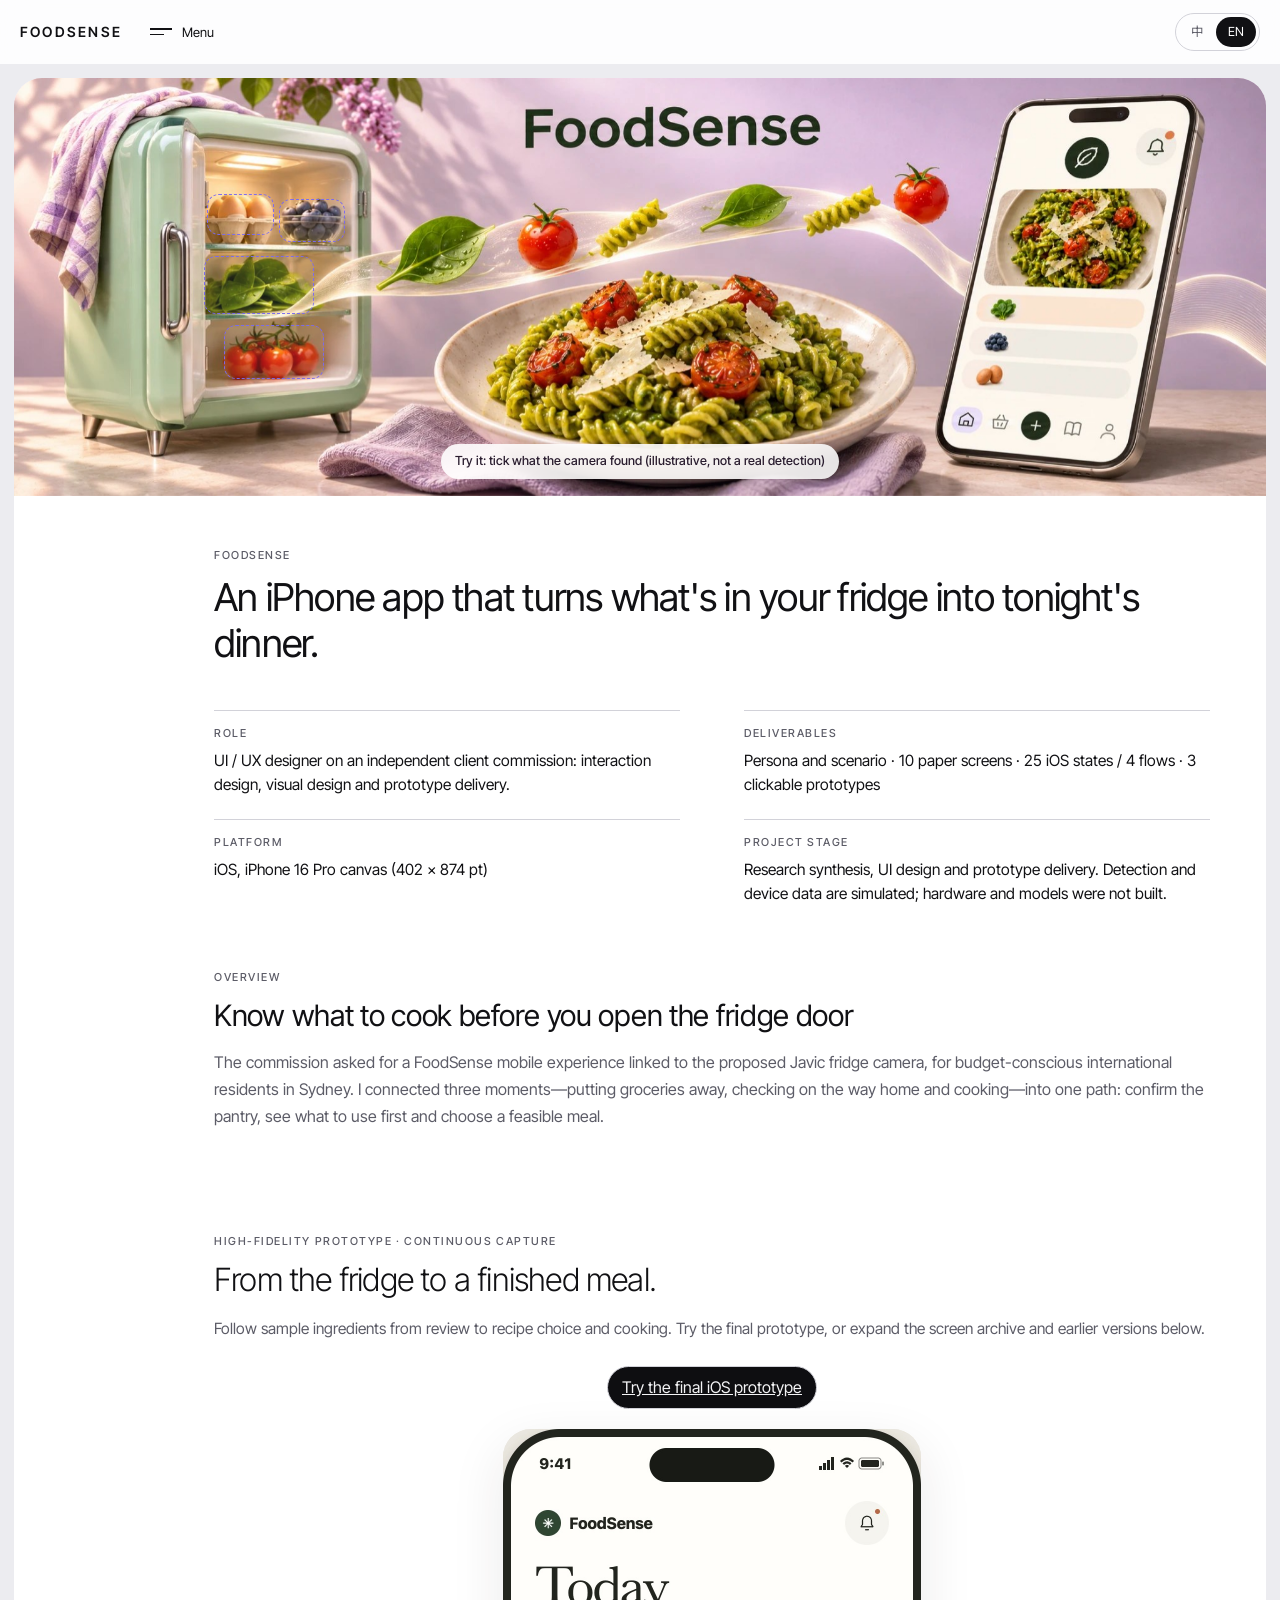
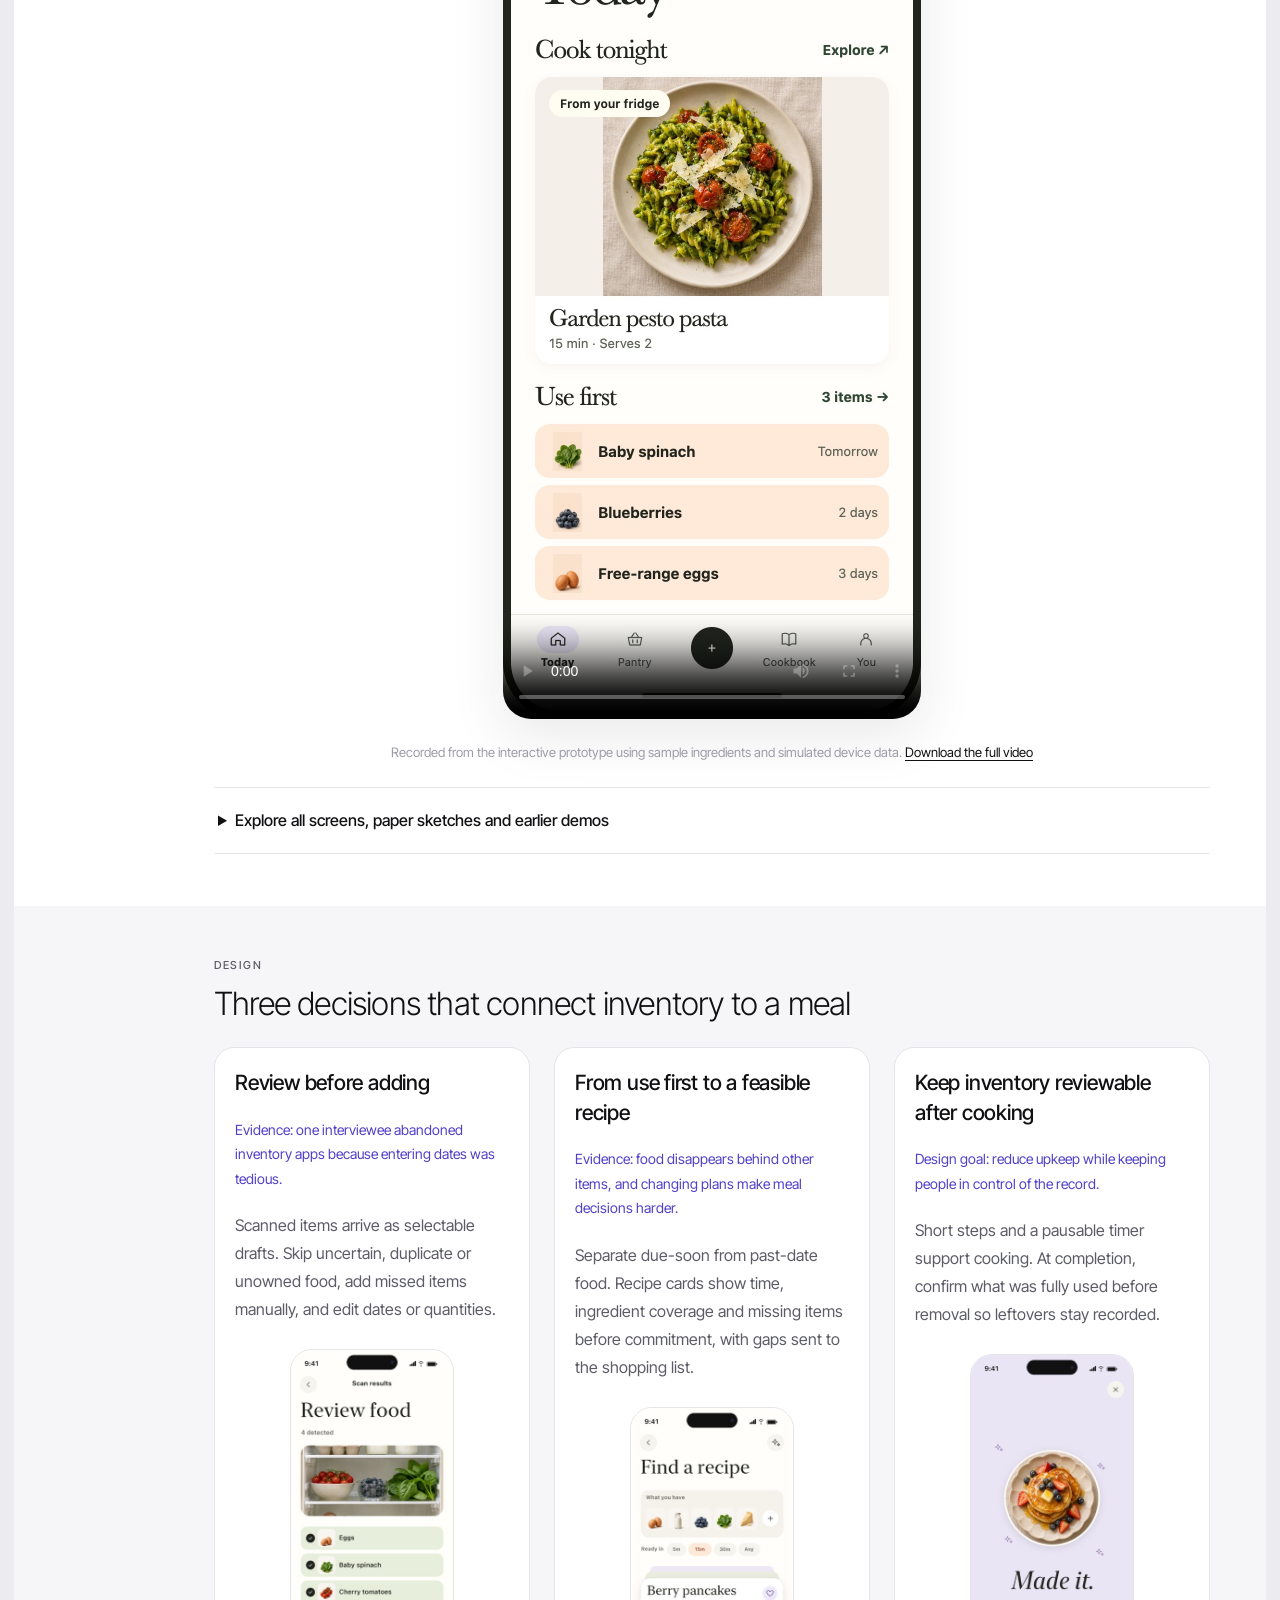
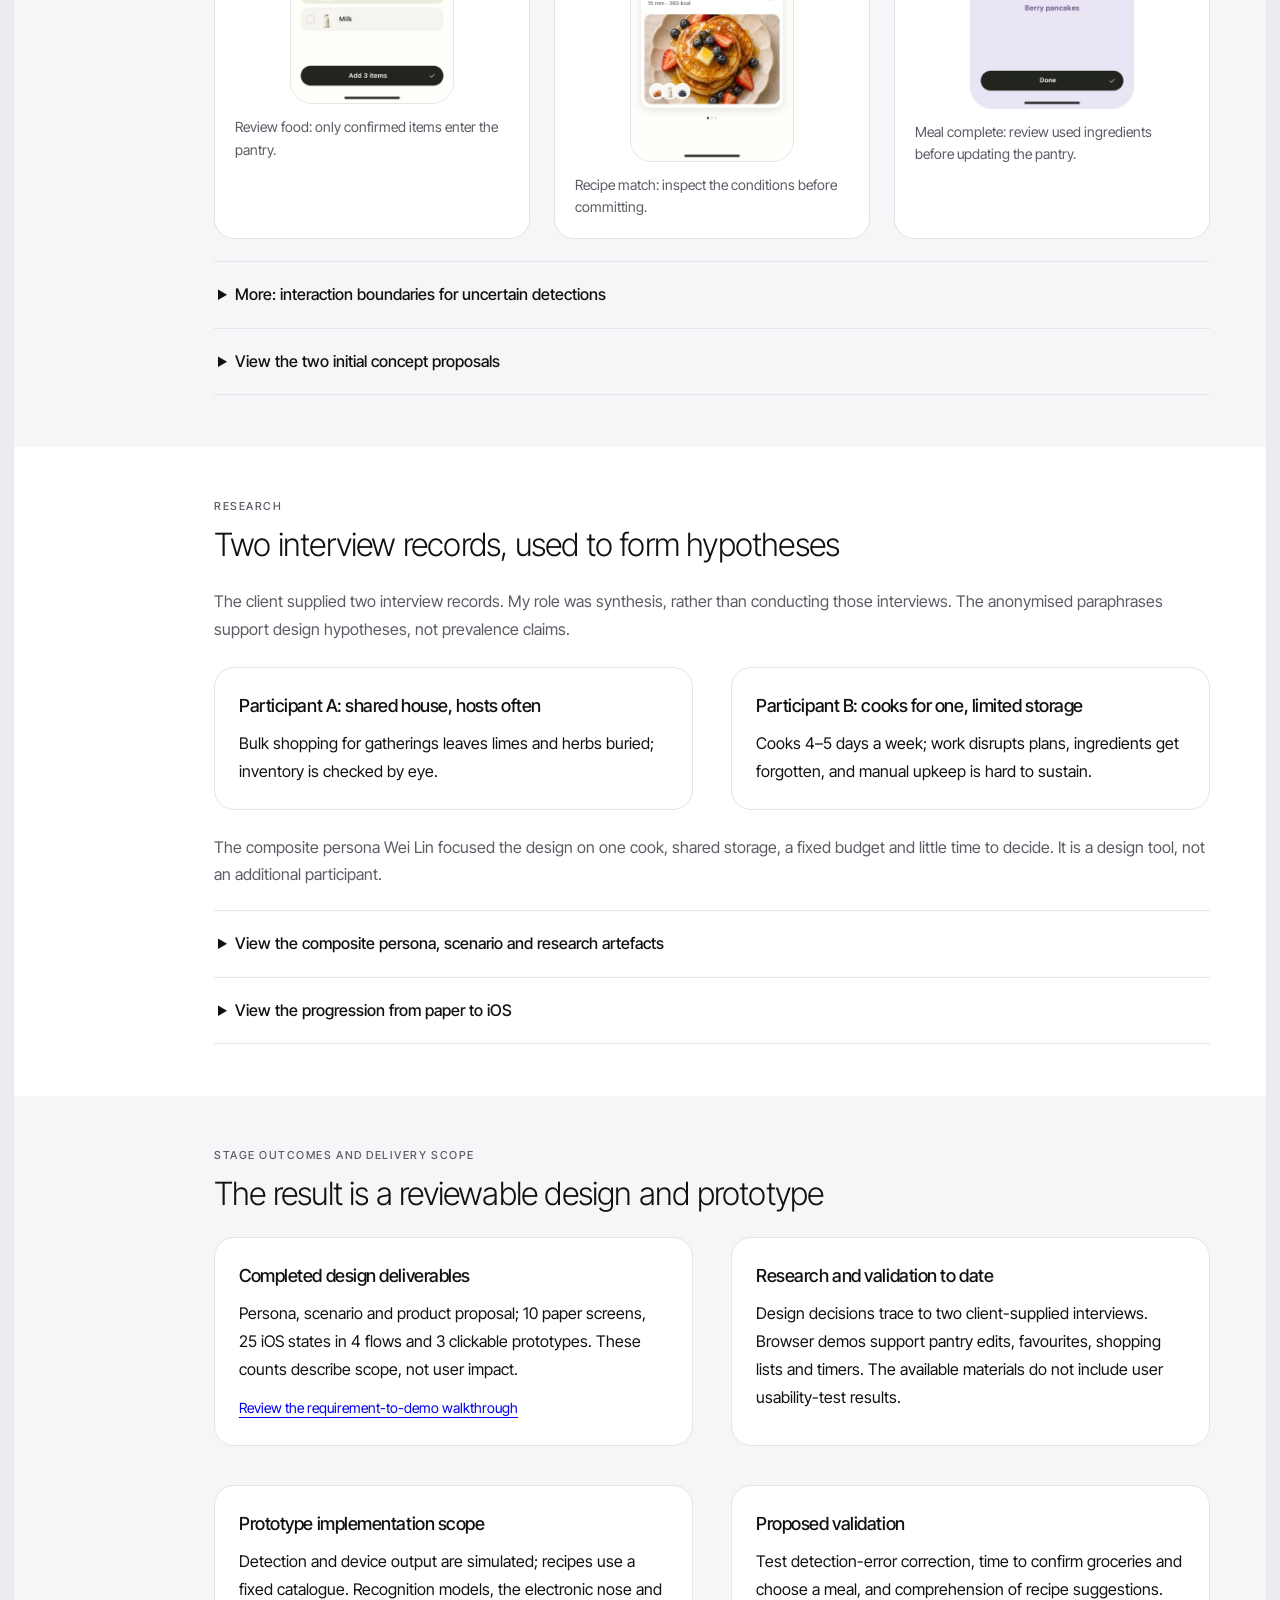
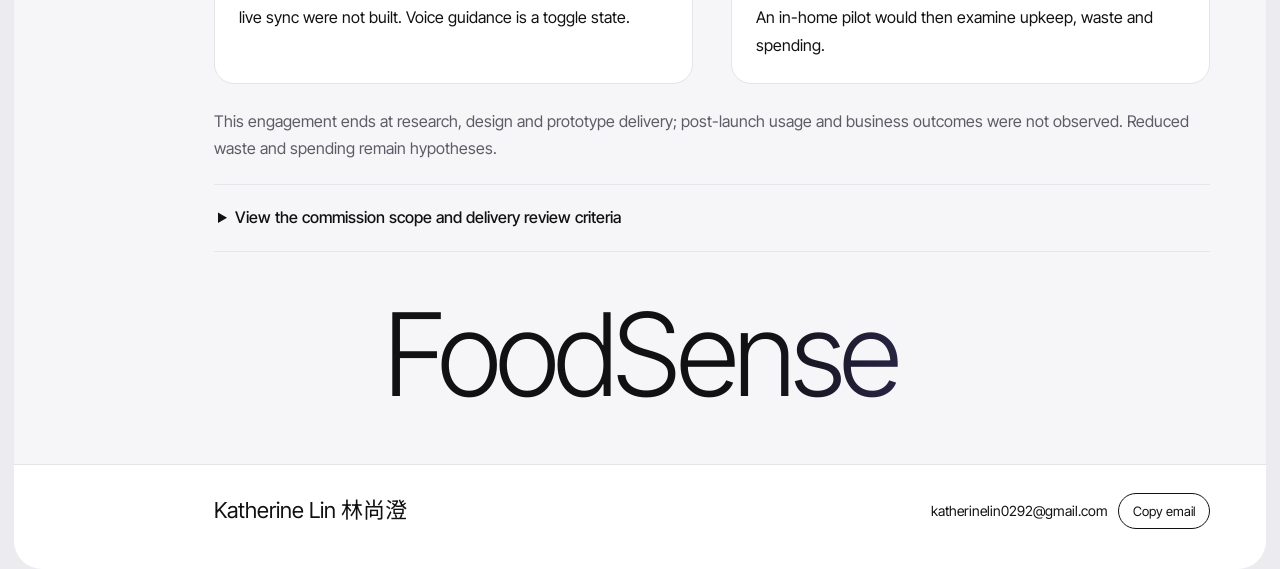
<file: index.html>
<!doctype html><html lang="en"><head><meta charset="utf-8"><meta name="viewport" content="width=device-width,initial-scale=1,viewport-fit=cover"><link rel="icon" href="data:,"><style>:root{color-scheme:light}body{margin:0}img{max-width:100%}[hidden]{display:none!important}
/* Phone-only continuous prototype recording */
.fs-walkthrough{margin:0 auto;text-align:center}
.fs-walkthrough video{display:block;width:min(100%,418px);height:auto;aspect-ratio:836/1780;margin:0 auto;border-radius:28px;background:#eeebe3;box-shadow:0 18px 54px #29251b18}
.fs-walkthrough figcaption{margin:22px auto 0;line-height:1.8;color:var(--ink-3);font-size:13px}
.fs-walkthrough figcaption a{color:var(--ink);text-underline-offset:3px;white-space:nowrap}
</style>
<title>FoodSense</title>
<link rel="preconnect" href="https://fonts.googleapis.com">
<link rel="preconnect" href="https://fonts.gstatic.com" crossorigin>
<link rel="stylesheet" href="https://fonts.googleapis.com/css2?family=Inter+Tight:wght@300;400;500;600&family=Noto+Sans+SC:wght@300;400;500;700&display=swap">
<style>
/* Layout: a clinical white sheet on cool grey, a fixed chapter rail on the left, one lavender accent; two AI chapters turn black. */
:root{
  --bg:#ECECF0; --paper:#FFFFFF; --paper-2:#F6F6F8; --ink:#111114; --ink-2:#5C5C67; --ink-3:#9D9DA8; --line:#E4E4E9; --line-2:#D2D2D9;
  --acc:#7B6AF0; --acc-2:#B9AEFF; --acc-3:#E7B8F4; --acc-soft:#F1EFFE; --acc-ink:#5140C9;
  --dark:#0E0E11; --dark-2:#19191E; --dark-ink:#F4F4F6; --dark-ink-2:#A2A2AE; --dark-line:rgba(255,255,255,.11);
  --ok:#3D8B5C; --mid:#B5852E; --bad:#C2453A;
  --f:"Inter Tight","Noto Sans SC",-apple-system,"PingFang SC","Helvetica Neue",Arial,sans-serif;
  --ease:cubic-bezier(.22,.8,.2,1); --r:20px; --wrap:1180px;
}
@media (prefers-color-scheme:dark){:root:not([data-theme="light"]){
  --bg:#08080A; --paper:#111114; --paper-2:#17171B; --ink:#F2F2F5; --ink-2:#A9A9B4; --ink-3:#6F6F7A; --line:#24242A; --line-2:#34343C;
  --acc:#9D90FF; --acc-2:#6F60E0; --acc-3:#C98BE0; --acc-soft:#1E1B33; --acc-ink:#C3BAFF;
  --dark:#050507; --dark-2:#141418; --ok:#6CC08D; --mid:#E0B25E; --bad:#F0806F; color-scheme:dark}}
:root[data-theme="dark"]{
  --bg:#08080A; --paper:#111114; --paper-2:#17171B; --ink:#F2F2F5; --ink-2:#A9A9B4; --ink-3:#6F6F7A; --line:#24242A; --line-2:#34343C;
  --acc:#9D90FF; --acc-2:#6F60E0; --acc-3:#C98BE0; --acc-soft:#1E1B33; --acc-ink:#C3BAFF;
  --dark:#050507; --dark-2:#141418; --ok:#6CC08D; --mid:#E0B25E; --bad:#F0806F; color-scheme:dark}
*{box-sizing:border-box}
html{-webkit-text-size-adjust:100%}
body{background:var(--bg);color:var(--ink);font-family:var(--f);font-size:16px;line-height:1.6;font-weight:400;-webkit-font-smoothing:antialiased;overflow-x:hidden}
body::before{content:"";position:fixed;inset:0 0 auto;height:env(safe-area-inset-top,0px);z-index:90;background:var(--paper)}
img,video{max-width:100%;display:block}
button{font:inherit;color:inherit;cursor:pointer;background:none;border:0}
:focus-visible{outline:2px solid var(--acc);outline-offset:3px;border-radius:6px}
h1,h2,h3,h4,p{margin:0}
h1,h2,h3{font-weight:300;letter-spacing:-.025em;text-wrap:wrap}
html.zh h1,html.zh h2,html.zh h3{letter-spacing:-.01em;font-weight:400;word-break:keep-all;overflow-wrap:anywhere}
.lbl{font-size:11.5px;letter-spacing:.14em;text-transform:uppercase;color:var(--ink-2);font-weight:500}
html.zh .lbl{letter-spacing:.08em}
.muted{color:var(--ink-2)}
.small{font-size:14px}
.num{font-variant-numeric:tabular-nums}

/* sheet */
.sheet{margin:0 auto;background:var(--paper);max-width:1480px;border-radius:0 0 28px 28px;overflow:clip;position:relative}
@media (min-width:900px){.sheet{margin:14px 14px 0;border-radius:28px;max-width:none}}
.wrap{max-width:var(--wrap);margin:0 auto;padding-left:max(20px,env(safe-area-inset-left,0px));padding-right:max(20px,env(safe-area-inset-right,0px))}
@media (min-width:1280px){.wrap{padding-left:200px;padding-right:56px;max-width:1440px}}

/* top bar */
.top{position:sticky;top:env(safe-area-inset-top,0px);z-index:70;background:color-mix(in srgb,var(--paper) 88%,transparent);backdrop-filter:blur(16px);-webkit-backdrop-filter:blur(16px);transition:background .6s var(--ease),color .6s var(--ease)}
.top .in{display:flex;align-items:center;gap:22px;height:64px;padding-left:max(20px,env(safe-area-inset-left,0px));padding-right:max(20px,env(safe-area-inset-right,0px))}
.word{font-weight:600;letter-spacing:.16em;font-size:14px;text-decoration:none;color:inherit}
.menu-btn{display:flex;align-items:center;gap:10px;font-size:13px}
.menu-btn i{display:grid;gap:4px;width:22px}.menu-btn i b{height:1.5px;background:currentColor;display:block}.menu-btn i b:last-child{width:14px}
.top .sp{flex:1}
.langs{display:flex;border:1px solid var(--line-2);border-radius:99px;padding:3px}
.langs button{padding:5px 12px;border-radius:99px;font-size:12.5px;color:var(--ink-2)}
.langs button[aria-pressed="true"]{background:var(--ink);color:var(--paper)}
.prog{position:absolute;left:0;bottom:0;height:2px;width:100%;background:linear-gradient(90deg,var(--acc),var(--acc-3));transform-origin:0 50%;transform:scaleX(var(--p,0))}
html.tone-dark .top{background:color-mix(in srgb,var(--dark) 86%,transparent);color:var(--dark-ink)}
html.tone-dark .langs{border-color:var(--dark-line)}html.tone-dark .langs button{color:var(--dark-ink-2)}html.tone-dark .langs button[aria-pressed="true"]{background:var(--dark-ink);color:var(--dark)}

/* rail */
.rail{position:fixed;left:30px;top:50%;transform:translateY(-50%);z-index:60;display:none;transition:color .6s var(--ease)}
@media (min-width:1280px){.rail{display:block}}
.rail ol{list-style:none;margin:0;padding:0 0 0 16px;display:grid;gap:7px;border-left:1px solid var(--line-2);position:relative}
.rail li button{font-size:12.5px;color:var(--ink-3);transition:color .3s;text-align:left;padding:1px 0}
.rail li button:hover{color:var(--ink)}
.rail li.on button{color:var(--ink);font-weight:500}
.rail .dot{position:absolute;left:-5px;top:0;width:9px;height:9px;border-radius:50%;background:var(--paper);border:1.5px solid var(--ink);transition:transform .55s var(--ease)}
html.tone-dark .rail{color:var(--dark-ink)}html.tone-dark .rail li button{color:#77777f}html.tone-dark .rail li.on button{color:var(--dark-ink)}html.tone-dark .rail ol{border-color:var(--dark-line)}html.tone-dark .rail .dot{background:var(--dark);border-color:var(--dark-ink)}
.chip-now{position:fixed;left:30px;bottom:max(26px,env(safe-area-inset-bottom,0px));z-index:60;display:none;font-size:12px;color:var(--ink-2);overflow:hidden;height:18px}
@media (min-width:1280px){.chip-now{display:block}}
.chip-now span{display:block;transition:transform .5s var(--ease),opacity .5s}
html.tone-dark .chip-now{color:var(--dark-ink-2)}

/* menu overlay + curtain */
.menu{position:fixed;inset:0;z-index:95;background:var(--dark);color:var(--dark-ink);padding:max(24px,env(safe-area-inset-top,0px)) max(24px,env(safe-area-inset-right,0px)) 24px max(24px,env(safe-area-inset-left,0px));display:flex;flex-direction:column;clip-path:circle(0% at 60px 32px);transition:clip-path .7s var(--ease);visibility:hidden}
.menu.open{clip-path:circle(150% at 60px 32px);visibility:visible}
.menu .mh{display:flex;justify-content:space-between;align-items:center;height:40px}
.menu .mh button{border:1px solid var(--dark-line);border-radius:99px;padding:6px 14px;font-size:13px}
.menu ol{list-style:none;margin:auto 0;padding:0;display:grid;gap:2px}
.menu li{overflow:hidden}
.menu li button{display:flex;align-items:baseline;gap:18px;font-size:clamp(28px,5.4vw,58px);font-weight:300;letter-spacing:-.02em;padding:2px 0;transform:translateY(110%);transition:transform .7s var(--ease),color .2s}
.menu.open li button{transform:none}
.menu li button small{font-size:13px;color:var(--dark-ink-2);font-weight:400;letter-spacing:.1em;min-width:28px}
.menu li button:hover{color:var(--acc-2)}
.curtain{position:fixed;inset:0;z-index:98;pointer-events:none;display:grid;place-items:center;background:linear-gradient(135deg,var(--acc) 0%,#9C8BFF 45%,var(--acc-3) 100%);color:#fff;transform:translateY(101%)}
.curtain.in{transition:transform .55s var(--ease);transform:none}
.curtain.out{transition:transform .55s var(--ease);transform:translateY(-101%)}
.curtain div{text-align:center}
.curtain small{display:block;font-size:13px;letter-spacing:.2em;opacity:.85}
.curtain b{font-size:clamp(36px,7vw,88px);font-weight:300;letter-spacing:-.02em}

/* hero */
.hero{position:relative;padding-block:clamp(40px,7vw,90px) 0;overflow:hidden}
.hero-grid{display:grid;grid-template-columns:minmax(0,1fr) minmax(0,.9fr);gap:clamp(20px,4vw,60px);align-items:center;min-height:min(78vh,760px)}
.hero h1{font-size:clamp(40px,6vw,88px);line-height:1.02;margin:20px 0 26px}
html.zh .hero h1{line-height:1.15;font-size:clamp(36px,5.2vw,74px)}
.hero .sub{font-size:clamp(16px,1.35vw,19px);color:var(--ink-2)}
.pill{display:inline-flex;align-items:center;gap:10px;border:1px solid var(--ink);border-radius:99px;padding:11px 20px;font-size:13px;letter-spacing:.06em;text-transform:uppercase;font-weight:500}
.pill.dark{background:var(--ink);color:var(--paper);border-color:var(--ink)}
.hero .ctas{margin-top:34px;display:flex;gap:12px;flex-wrap:wrap}
.stage{position:relative;height:100%;min-height:560px;display:grid;place-items:center}
#helix{position:absolute;inset:-12% -18% -12% -18%;width:136%;height:124%}
.phone{position:relative;width:min(100%,300px);aspect-ratio:1206/2622;border-radius:46px;padding:9px;background:#0c0c0e;box-shadow:0 50px 90px -40px rgba(60,40,140,.45),inset 0 0 0 1px rgba(255,255,255,.08);z-index:2}
.phone .scr{position:relative;width:100%;height:100%;border-radius:38px;overflow:hidden;background:#EFE6DA}
.phone video{position:absolute;inset:0;width:100%;height:100%;object-fit:cover;transition:opacity .45s var(--ease)}
.meta{display:grid;grid-template-columns:repeat(4,minmax(0,1fr));margin-top:clamp(40px,5vw,64px);border-top:1px solid var(--line)}
.meta>div{padding:20px 20px 28px 0;min-width:0}
.meta>div+div{padding-left:20px;border-left:1px solid var(--line)}
.meta .lbl{margin-bottom:10px;display:block}
.meta p,.meta li{font-size:14.5px;line-height:1.55}
.meta ul{list-style:none;margin:0;padding:0}
.marquee{border-block:1px solid var(--line);overflow:hidden;white-space:nowrap;padding-block:22px}
.marquee .tr{display:inline-flex;gap:0;animation:mq 38s linear infinite;will-change:transform}
.marquee span{font-size:clamp(30px,4.4vw,60px);font-weight:300;letter-spacing:-.01em;padding-right:.5em;text-transform:uppercase}
.marquee span:nth-child(even){color:transparent;-webkit-text-stroke:1px var(--ink-3)}
.marquee span:nth-child(3n){color:var(--acc);-webkit-text-stroke:0}
@keyframes mq{to{transform:translateX(-50%)}}

/* chapters */
section.ch{position:relative;padding-block:clamp(72px,10vw,140px);transition:background .6s var(--ease)}
section.ch.alt{background:var(--paper-2)}
section.ch.dark{background:var(--dark);color:var(--dark-ink)}
.dark .muted,.dark .lbl{color:var(--dark-ink-2)}
.head{display:grid;grid-template-columns:minmax(0,1fr);gap:14px;margin-bottom:clamp(36px,5vw,64px)}
.head .row{display:flex;align-items:center;gap:14px;flex-wrap:wrap}
.head .no{font-size:13px;font-weight:500;color:var(--acc)}
.head h2{font-size:clamp(32px,4.6vw,62px);line-height:1.08}
html.zh .head h2{line-height:1.22}
.head .lede{font-size:clamp(16px,1.3vw,18.5px);color:var(--ink-2);margin-top:6px}
.dark .head .lede{color:var(--dark-ink-2)}
.tg{font-size:11px;letter-spacing:.08em;text-transform:uppercase;border:1px solid currentColor;border-radius:99px;padding:3px 9px;color:var(--acc-ink)}
.mask{display:block;overflow:hidden;padding-bottom:.06em}
.mask>span{display:inline-block;transform:translateY(105%);transition:transform 1s var(--ease)}
.revealed .mask>span{transform:none}
.rv{opacity:0;transform:translateY(26px);transition:opacity .9s var(--ease),transform .9s var(--ease)}
.revealed .rv,.rv.revealed{opacity:1;transform:none}
.fold{display:none;align-items:center;gap:14px;flex-wrap:wrap;border:1px dashed var(--line-2);border-radius:var(--r);padding:16px 20px;color:var(--ink-2)}
.fold button{border:1px solid var(--ink);border-radius:99px;padding:6px 14px;font-size:13px}
section.folded .body{display:none}section.folded .fold{display:flex}section.folded{padding-block:48px}
.dark .fold{border-color:var(--dark-line);color:var(--dark-ink-2)}.dark .fold button{border-color:var(--dark-ink)}

.g2{display:grid;grid-template-columns:repeat(2,minmax(0,1fr));gap:clamp(20px,3vw,44px)}
.g3{display:grid;grid-template-columns:repeat(3,minmax(0,1fr));gap:clamp(14px,2vw,24px)}
.g2>*,.g3>*,.play>*{min-width:0}
.card{background:var(--paper);border:1px solid var(--line);border-radius:var(--r);padding:clamp(20px,2.2vw,28px);min-width:0}
.alt .card{background:var(--paper)}
.dark .card{background:var(--dark-2);border-color:var(--dark-line)}
.k{display:block;margin-bottom:14px}

/* stats */
.stats{display:grid;grid-template-columns:repeat(4,minmax(0,1fr));border-top:1px solid var(--line)}
.stats>div{padding:28px 20px 30px 0;border-bottom:1px solid var(--line);min-width:0}
.stats>div:not(:nth-child(4n+1)){padding-left:20px;border-left:1px solid var(--line)}
.stats b{display:block;font-size:clamp(44px,5.6vw,80px);font-weight:300;line-height:1;letter-spacing:-.04em}
.stats b sup{font-size:.36em;color:var(--acc);margin-left:3px;vertical-align:top;position:relative;top:.25em}
.stats p{margin-top:14px;font-size:14px;color:var(--ink-2)}

/* bars */
.bars{display:grid;gap:22px}
.bar{display:grid;grid-template-columns:minmax(0,1fr) auto;gap:8px 16px;align-items:end}
.bar .v{font-size:34px;font-weight:300;letter-spacing:-.03em}
.bar .tk{grid-column:1/-1;height:3px;background:var(--line);position:relative}
.bar .tk i{position:absolute;left:0;top:-1px;height:5px;border-radius:9px;width:var(--w);background:linear-gradient(90deg,var(--acc),var(--acc-3));transform-origin:0 50%;transform:scaleX(0);transition:transform 1.4s var(--ease)}
.revealed .bar .tk i{transform:none}
.insight{font-size:clamp(24px,2.6vw,34px);font-weight:300;letter-spacing:-.02em;line-height:1.25}

/* tables */
.tw{overflow-x:auto;border:1px solid var(--line);border-radius:var(--r);background:var(--paper)}
.dark .tw{background:var(--dark-2);border-color:var(--dark-line)}
table{border-collapse:collapse;width:100%;font-size:14.5px}
th,td{text-align:left;vertical-align:top;padding:13px 16px;border-bottom:1px solid var(--line)}
.dark th,.dark td{border-color:var(--dark-line)}
th{font-size:11px;letter-spacing:.1em;text-transform:uppercase;color:var(--ink-3);font-weight:500;white-space:nowrap}
.dark th{color:var(--dark-ink-2)}
tr:last-child td,tr:last-child th{border-bottom:0}
td.hl{background:var(--acc-soft)}
.dark td.hl{background:rgba(157,144,255,.12)}

/* numbered cards */
.ncard{border:1px solid var(--line);border-radius:var(--r);padding:24px;background:var(--paper);display:flex;flex-direction:column;gap:12px;min-width:0;transition:transform .4s var(--ease),border-color .3s}
.ncard:hover{transform:translateY(-4px);border-color:var(--acc-2)}
.ncard .n{font-size:64px;font-weight:300;line-height:.9;letter-spacing:-.05em;color:var(--ink)}
.ncard h3{font-size:21px;font-weight:500;letter-spacing:-.01em}
.ncard p{font-size:14.5px;color:var(--ink-2)}
.chips{display:flex;flex-wrap:wrap;gap:8px}
.chip{border:1px solid var(--line-2);border-radius:99px;padding:8px 14px;font-size:14px;background:var(--paper)}
.chip b{font-weight:500;margin-right:6px}
.figs{display:grid;grid-template-columns:repeat(3,minmax(0,1fr));gap:16px}
figure{margin:0}
.fig{border:1px solid var(--line);border-radius:16px;overflow:hidden;background:#fff;cursor:zoom-in;position:relative;aspect-ratio:4/5}
.fig img{width:100%;height:100%;object-fit:cover;object-position:top;transition:transform .8s var(--ease)}
.fig:hover img{transform:scale(1.04)}
.fig .z{position:absolute;right:10px;bottom:10px;font-size:11px;background:rgba(17,17,20,.75);color:#fff;border-radius:99px;padding:4px 9px}
figcaption{font-size:13px;color:var(--ink-2);margin-top:10px}
.dark figcaption{color:var(--dark-ink-2)}
.lb{position:fixed;inset:0;z-index:99;background:rgba(10,10,12,.88);display:grid;place-items:center;padding:max(24px,env(safe-area-inset-top,0px)) max(16px,env(safe-area-inset-right,0px)) 24px max(16px,env(safe-area-inset-left,0px));animation:fd .3s var(--ease)}
.lb img{max-height:88vh;width:auto;border-radius:12px;background:#fff}
.lb button{position:absolute;top:max(18px,env(safe-area-inset-top,0px));right:max(18px,env(safe-area-inset-right,0px));background:#fff;color:#111;border-radius:99px;padding:8px 16px;font-size:13px}
@keyframes fd{from{opacity:0}}
.cut{border:1px solid var(--line);border-radius:var(--r);padding:22px;background:var(--paper);min-width:0}
.cut h4{font-size:20px;font-weight:400;text-decoration:line-through;text-decoration-color:var(--acc);text-decoration-thickness:2px;margin-bottom:10px}
.cut p{font-size:14.5px;color:var(--ink-2)}
.cuts{display:grid;grid-template-columns:repeat(5,minmax(0,1fr));gap:12px}
.prio{font-size:11px;font-weight:600;letter-spacing:.06em;padding:3px 8px;border-radius:6px;border:1px solid var(--line-2);white-space:nowrap}
.prio.p0{background:var(--ink);color:var(--paper);border-color:var(--ink)}

/* loop */
.loop{display:flex;flex-wrap:wrap;align-items:center;gap:10px;margin-bottom:22px}
.loop span{border:1px solid var(--line-2);border-radius:99px;padding:9px 16px;font-size:14px;opacity:0;transform:translateY(10px);transition:opacity .6s var(--ease),transform .6s var(--ease)}
.loop i{width:28px;height:1px;background:var(--ink-3);transform:scaleX(0);transform-origin:0;transition:transform .6s var(--ease)}
.revealed .loop span,.revealed .loop i{opacity:1;transform:none}

/* scenes */
.scene{display:grid;grid-template-columns:minmax(0,1.05fr) minmax(0,.95fr);gap:clamp(24px,5vw,80px);align-items:center;padding-block:clamp(48px,7vw,88px);border-top:1px solid var(--line)}
.scene .sn{display:flex;gap:14px;align-items:baseline;margin-bottom:22px}
.scene .sn b{font-size:13px;color:var(--acc);font-weight:500}
.scene h3{font-size:clamp(24px,2.6vw,34px);line-height:1.2;font-weight:300}
html.zh .scene h3{font-weight:400}
.steps{list-style:none;margin:0;padding:0;border-top:1px solid var(--line)}
.steps li{border-bottom:1px solid var(--line);position:relative}
.steps button{display:grid;grid-template-columns:44px minmax(0,1fr);gap:0 8px;width:100%;text-align:left;padding:18px 0 16px}
.steps .i{font-size:13px;color:var(--ink-3);font-weight:500;padding-top:3px}
.steps .t{font-size:18px;font-weight:400;color:var(--ink-3);transition:color .3s}
.steps .d{grid-column:2;font-size:14.5px;color:var(--ink-2);max-height:0;overflow:hidden;opacity:0;transition:max-height .6s var(--ease),opacity .5s,margin .5s;margin-top:0}
.steps li.on .t{color:var(--ink);font-weight:500}
.steps li.on .i{color:var(--acc)}
.steps li.on .d{max-height:200px;opacity:1;margin-top:8px}
.steps .bar2{position:absolute;left:0;bottom:-1px;height:2px;width:100%;background:linear-gradient(90deg,var(--acc),var(--acc-3));transform-origin:0 50%;transform:scaleX(0)}
.scene .ctl{display:flex;gap:10px;align-items:center;margin-top:18px}
.scene .ctl button{border:1px solid var(--line-2);border-radius:99px;padding:7px 14px;font-size:12.5px}
.scene .ph{position:relative;display:grid;place-items:center;padding-block:10px}
.scene .ph::before{content:"";position:absolute;width:min(92%,420px);aspect-ratio:1;border-radius:50%;background:radial-gradient(circle at 40% 40%,var(--acc-soft),transparent 70%);z-index:0}
.scene .phone{width:min(100%,290px)}
.scene .count{position:absolute;right:0;top:0;font-size:12px;color:var(--ink-3)}

/* AI */
.chain{display:grid;gap:10px}
.layer{display:grid;grid-template-columns:44px minmax(0,1fr) auto;gap:14px;align-items:center;border:1px solid var(--dark-line);border-radius:16px;padding:16px 18px;transition:border-color .35s,background .35s,transform .45s var(--ease)}
.layer .lv{font-size:30px;font-weight:300;color:var(--dark-ink-2)}
.layer h4{font-size:16px;font-weight:500}
.layer p{font-size:13.5px;color:var(--dark-ink-2)}
.layer .s{font-size:10.5px;letter-spacing:.12em;text-transform:uppercase;color:var(--dark-ink-2)}
.layer.on{border-color:var(--acc);background:rgba(123,106,240,.14);transform:translateX(6px)}
.layer.on .lv{color:var(--acc-2)}
.reasons{display:flex;flex-wrap:wrap;gap:8px;margin-top:14px}
.reasons span{font-size:12.5px;border:1px solid var(--dark-line);border-radius:99px;padding:6px 11px;color:var(--dark-ink-2)}
.prin{display:grid;grid-template-columns:repeat(4,minmax(0,1fr));border-top:1px solid var(--dark-line)}
.prin>div{padding:24px 20px 26px 0;border-bottom:1px solid var(--dark-line);min-width:0}
.prin>div:not(:nth-child(4n+1)){padding-left:20px;border-left:1px solid var(--dark-line)}
.prin .n{font-size:13px;color:var(--acc-2);font-weight:500}
.prin h4{font-size:18px;font-weight:500;margin:12px 0 8px}
.prin p{font-size:14px;color:var(--dark-ink-2)}
.prin .last{display:flex;align-items:flex-end}
.ethic{list-style:none;margin:0;padding:0;display:grid}
.ethic li{padding:14px 0;border-bottom:1px solid var(--dark-line);display:flex;gap:14px;font-size:15px}
.ethic li::before{content:"—";color:var(--acc-2)}

/* playground */
.play{display:grid;grid-template-columns:minmax(0,1.1fr) minmax(0,.9fr);gap:clamp(20px,4vw,60px);align-items:start}
.ctrl{display:grid;gap:22px}
.ctrl .lbl{display:block;margin-bottom:10px}
.opts{display:flex;flex-wrap:wrap;gap:8px}
.opts button{border:1px solid var(--dark-line);border-radius:99px;padding:8px 13px;font-size:13.5px;color:var(--dark-ink);text-align:left}
.opts button[aria-pressed="true"]{background:var(--dark-ink);color:var(--dark);border-color:var(--dark-ink)}
#pg-text{width:100%;min-height:100px;border-radius:16px;border:1px solid var(--dark-line);background:var(--dark-2);color:var(--dark-ink);padding:14px;font:inherit;font-size:15px;resize:vertical}
.expect{border:1px solid var(--dark-line);border-radius:16px;padding:18px}
.expect p{font-size:15px}
.mini{background:linear-gradient(180deg,#F7EFE5,#EEE2D2);color:#2A1D17;border-radius:36px;padding:24px 18px;border:9px solid #0c0c0e;max-width:340px;margin-inline:auto;min-height:440px;box-shadow:0 40px 80px -40px rgba(123,106,240,.5)}
.mini .mh{font-weight:600;font-size:15px;text-align:center;margin-bottom:14px}
.mini .l{font-size:12px;color:#7a685d;margin:0 0 4px}
.mini .w{background:#FFFDF9;border-radius:14px;padding:12px;font-size:14px;margin-bottom:14px;word-break:break-word}
.mini .src{font-size:12px;color:#7a685d;margin:4px 0 10px}
.mini .why{display:flex;gap:6px;font-size:12.5px;color:#6E4330;background:#F3E4D6;border-radius:10px;padding:7px 9px;margin-bottom:12px}
.mini .f{background:#FFFDF9;border-radius:12px;padding:9px 11px;font-size:13.5px;margin-bottom:8px}
.mini .gate{display:flex;gap:10px;align-items:center;background:#FFFDF9;border-radius:14px;padding:14px;font-size:14px;color:#5b4a40}
.mini .gate img{width:52px}
.mini .ex{font-size:11px;color:#9a877b;text-align:center;margin-top:12px}
.pop{animation:pp .5s var(--ease)}@keyframes pp{from{opacity:0;transform:translateY(8px) scale(.98)}}
.res{font-size:11px;padding:3px 9px;border-radius:99px;border:1px solid currentColor;white-space:nowrap}
.res.pass{color:var(--ok)}.res.gap{color:var(--mid)}.res.fail{color:var(--bad)}
.dark .res.pass{color:#7FD1A0}.dark .res.gap{color:#E5BC6C}.dark .res.fail{color:#F29483}
.scroll{max-height:540px;overflow:auto}

/* evolution */
.tl{display:grid;grid-template-columns:repeat(6,minmax(0,1fr));border-top:1px solid var(--ink);position:relative}
.tl>div{padding:18px 16px 0 0;position:relative;min-width:0}
.tl>div::before{content:"";position:absolute;top:-5px;left:0;width:9px;height:9px;border-radius:50%;background:var(--paper);border:1.5px solid var(--ink)}
.tl>div:last-child::before{background:var(--acc);border-color:var(--acc)}
.tl small{font-size:11px;letter-spacing:.12em;color:var(--acc-ink);font-weight:500}
.tl b{display:block;font-weight:500;margin:4px 0}
.tl p{font-size:13.5px;color:var(--ink-2)}
.seg{display:inline-flex;border:1px solid var(--line-2);border-radius:99px;padding:3px;margin-bottom:20px}
.seg button{padding:6px 16px;border-radius:99px;font-size:13px;color:var(--ink-2)}
.seg button[aria-pressed="true"]{background:var(--ink);color:var(--paper)}
.ia{display:flex;flex-wrap:wrap;gap:8px;min-height:46px}
.ia span{border:1px solid var(--line-2);border-radius:99px;padding:10px 18px;font-size:15px;animation:pp .55s var(--ease) both}
.ia.v3 span{background:var(--ink);color:var(--paper);border-color:var(--ink)}
.bag{display:grid;grid-template-columns:repeat(5,minmax(0,1fr));gap:16px}
.ba{position:relative;aspect-ratio:460/1000;border-radius:28px;overflow:hidden;border:6px solid #0c0c0e;background:#111;user-select:none;touch-action:pan-y}
.ba img{position:absolute;inset:0;width:100%;height:100%;object-fit:cover}
.ba .af{clip-path:inset(0 0 0 var(--x,50%))}
.ba .hd{position:absolute;top:0;bottom:0;left:var(--x,50%);width:2px;background:#fff;pointer-events:none}
.ba .hd::after{content:"⟷";position:absolute;top:50%;left:50%;transform:translate(-50%,-50%);background:#fff;color:#111;border-radius:99px;width:30px;height:30px;display:grid;place-items:center;font-size:14px}
.ba .t{position:absolute;top:10px;font-size:10px;letter-spacing:.1em;padding:3px 8px;border-radius:99px;background:rgba(0,0,0,.6);color:#fff}
.ba .t.l{left:10px}.ba .t.r{right:10px}
.ba input{position:absolute;inset:0;width:100%;height:100%;opacity:0;cursor:ew-resize;margin:0}
.bac{margin-top:12px;font-size:13.5px}
.bac b{display:block;font-weight:500;font-size:15px}
.bac small{color:var(--acc-ink);font-size:11.5px}
.ring{width:100%;max-width:260px;margin-inline:auto}
.ring circle{fill:none;stroke-width:6;stroke-linecap:round}
.ring .bg{stroke:var(--line)}
.ring .a{stroke:var(--ink-3);stroke-dasharray:0 999;transition:stroke-dasharray 1.4s var(--ease)}
.ring .b{stroke:url(#rg);stroke-dasharray:0 999;transition:stroke-dasharray 1.6s var(--ease) .3s}
.ring text{fill:var(--ink);font-family:var(--f)}
.flt{display:flex;flex-wrap:wrap;gap:8px;margin-bottom:12px}
.flt button{border:1px solid var(--line-2);border-radius:99px;padding:6px 12px;font-size:13px}
.flt button[aria-pressed="true"]{background:var(--ink);color:var(--paper);border-color:var(--ink)}
.sev{display:inline-block;min-width:24px;text-align:center;font-size:12px;font-weight:600;padding:2px 6px;border-radius:6px;color:#fff}
.sev.s4{background:#2B2B33}.sev.s3{background:#6A5CD8}.sev.s2{background:#A79DF0}.sev.s1{background:#CFCBE8;color:#2B2B33}
.hc{font-size:11px;padding:2px 6px;border-radius:6px;background:var(--paper-2);border:1px solid var(--line);margin-right:4px;white-space:nowrap}
.stt{font-size:13px;color:var(--ok);white-space:nowrap}.stt.o{color:var(--mid)}

/* design system */
.sw{display:grid;grid-template-columns:repeat(4,minmax(0,1fr));gap:12px}
.sw div{border:1px solid var(--line);border-radius:16px;overflow:hidden;background:var(--paper)}
.sw i{display:block;height:90px}
.sw p{padding:12px 14px;font-size:13px}.sw b{display:block;font-weight:500;font-size:14.5px}
.moods{display:flex;flex-wrap:wrap;gap:8px;margin-top:14px}
.moods span{display:flex;align-items:center;gap:6px;border-radius:99px;padding:4px 12px 4px 4px;font-size:13px;color:#2A1D17}
.moods img{width:26px;height:26px}
.mat{display:grid;grid-template-columns:repeat(2,minmax(0,1fr));gap:14px}
.mat>div{border-radius:20px;min-height:180px;padding:18px;position:relative;overflow:hidden}
.mat .cap{position:relative;display:inline-block;font-size:13px;background:rgba(255,255,255,.88);color:#2A1D17;padding:5px 11px;border-radius:99px;max-width:100%}
.mat .glass{position:absolute;left:18px;right:18px;bottom:18px;border-radius:99px;padding:12px;display:flex;justify-content:space-around;font-size:13px;color:#2A1D17;background:rgba(255,255,255,.45);backdrop-filter:blur(16px) saturate(1.4);-webkit-backdrop-filter:blur(16px) saturate(1.4);border:1px solid rgba(255,255,255,.65)}
.mat .pl{display:flex;gap:8px;flex-wrap:wrap;margin-top:48px}
.mat .pl span{padding:7px 14px;border-radius:99px;background:#FFFBF5;border:1px solid rgba(42,29,23,.12);font-size:13.5px;color:#2A1D17}
.mat .pl span.s{background:#6E4330;color:#FFF7EF}
.scs{display:grid;grid-template-columns:repeat(6,minmax(0,1fr));gap:8px}
.scs img{border-radius:14px;aspect-ratio:1;object-fit:cover;width:100%}
.pod{display:grid;grid-template-columns:repeat(8,minmax(0,1fr));gap:10px}
.pod figure{border:1px solid var(--line);border-radius:16px;padding:8px;text-align:center;background:var(--paper)}
.pod img{width:100%;aspect-ratio:1;object-fit:contain;transition:transform .4s var(--ease)}
.pod figure:hover img{transform:translateY(-5px) rotate(-4deg)}
.pod figcaption{margin:0;font-size:11.5px}
.mo{display:grid;grid-template-columns:repeat(5,minmax(0,1fr));gap:12px}
.mo>div{border:1px solid var(--line);border-radius:18px;padding:16px;display:flex;flex-direction:column;gap:10px;background:var(--paper);min-width:0}
.mo .st{height:140px;border-radius:12px;background:var(--paper-2);display:grid;place-items:center;overflow:hidden}
.mo .hd{display:flex;justify-content:space-between;gap:8px;align-items:center}
.mo .hd b{font-weight:500;font-size:14.5px}
.mo .hd button{border:1px solid var(--line-2);border-radius:99px;padding:3px 10px;font-size:12px;flex:none}
.mo p{font-size:13px;color:var(--ink-2)}
.tw2{font-size:13.5px;max-width:180px;line-height:1.5}.tw2 span{opacity:0;transition:opacity .35s}.tw2.go span{opacity:1}
.tlm{position:relative;height:118px;width:130px}
.tlm .ln{position:absolute;left:7px;top:6px;width:2px;height:0;background:var(--acc);transition:height 1.6s var(--ease)}
.tlm.go .ln{height:104px}
.tlm .dt{position:absolute;left:1px;width:14px;height:14px;border-radius:50%;background:var(--paper);border:2px solid var(--ink-3);transition:background .3s,border-color .3s}
.tlm.go .dt{background:var(--acc);border-color:var(--acc)}
.tlm .lb2{position:absolute;left:24px;font-size:11.5px;color:var(--ink-2)}
.mph{width:150px;height:74px;border-radius:14px;background:#fff;border:1px solid var(--line);display:grid;place-items:center;font-size:12px;padding:8px;text-align:center;color:#2A1D17;transition:all .7s var(--ease)}
.mph.go{width:120px;height:42px;border-radius:21px 21px 5px 21px;background:var(--ink);color:var(--paper);transform:translateX(30px)}
.rds{display:grid;gap:8px;width:170px}
.rds div{background:#fff;color:#2A1D17;border:1px solid var(--line);border-radius:12px;padding:8px 10px;font-size:12px;transition:all .5s var(--ease)}
.rds.go div:first-child{border-color:var(--acc);box-shadow:0 0 0 3px var(--acc-soft)}
.rds.go div:last-child{opacity:.15;transform:scale(.95)}
.prs{background:var(--ink);color:var(--paper);border-radius:99px;padding:12px 24px;font-weight:500;transition:transform .18s var(--ease)}
.prs:active{transform:scale(.9)}
.rmv{display:flex;flex-wrap:wrap;gap:10px;align-items:center}
.rmv s{border:1px dashed var(--line-2);border-radius:99px;padding:7px 14px;font-size:13.5px;text-decoration-color:var(--acc)}

/* metrics */
.tier{font-size:11px;font-weight:600;letter-spacing:.04em;padding:3px 8px;border-radius:6px;border:1px solid var(--line-2);white-space:nowrap}
.tier.ns{background:linear-gradient(90deg,var(--acc),var(--acc-3));color:#fff;border-color:transparent}
.dl{display:grid;grid-template-columns:repeat(3,minmax(0,1fr));gap:12px}
.dl>div{border-top:1px solid var(--ink);padding-top:14px}
.dl small{font-size:11px;letter-spacing:.12em;color:var(--acc-ink);font-weight:500}
.dl b{display:block;font-weight:500;margin:4px 0 6px}
.dl p{font-size:14px;color:var(--ink-2)}

/* end */
.photos{display:grid;grid-template-columns:minmax(0,1.5fr) minmax(0,1fr);gap:14px}
.photos figure{border-radius:22px;overflow:hidden;position:relative}
.photos img{width:100%;height:100%;object-fit:cover;transition:transform 1.2s var(--ease)}
.photos figure:hover img{transform:scale(1.03)}
.photos figure::after{content:"";position:absolute;inset:auto 0 0 0;height:38%;background:linear-gradient(transparent,rgba(0,0,0,.55));pointer-events:none}
.photos figcaption{z-index:1;position:absolute;left:16px;right:16px;bottom:14px;margin:0;color:#fff;font-size:14px;text-shadow:0 1px 12px rgba(0,0,0,.6)}
.big{font-size:clamp(64px,15vw,230px);font-weight:300;letter-spacing:-.05em;line-height:.9;text-align:center;background:linear-gradient(90deg,var(--ink) 0%,var(--ink) 30%,var(--acc) 55%,var(--acc-3) 75%,var(--ink-3) 100%);background-size:200% 100%;-webkit-background-clip:text;background-clip:text;color:transparent;animation:sh 9s ease-in-out infinite alternate;padding-block:clamp(40px,7vw,90px) 10px;white-space:nowrap}
html.zh .big{letter-spacing:0;font-weight:300}
@keyframes sh{to{background-position:100% 0}}
footer{padding-block:28px 40px;border-top:1px solid var(--line)}
footer .in{display:flex;flex-wrap:wrap;gap:16px;justify-content:space-between;align-items:center}
.mail{display:flex;gap:10px;align-items:center;flex-wrap:wrap}
.mail button{border:1px solid var(--ink);border-radius:99px;padding:7px 14px;font-size:13px}

@media (max-width:1100px){
  .hero-grid{grid-template-columns:1fr;min-height:0}
  .stage{min-height:520px}
  .meta{grid-template-columns:repeat(2,minmax(0,1fr))}
  .meta>div:nth-child(3){padding-left:0;border-left:0}
  .stats{grid-template-columns:repeat(2,minmax(0,1fr))}
  .stats>div:not(:nth-child(4n+1)){padding-left:0;border-left:0}
  .stats>div:nth-child(2n){padding-left:20px;border-left:1px solid var(--line)}
  .g3,.figs{grid-template-columns:1fr}
  .cuts{grid-template-columns:repeat(2,minmax(0,1fr))}
  .prin{grid-template-columns:repeat(2,minmax(0,1fr))}
  .prin>div:not(:nth-child(4n+1)){padding-left:0;border-left:0}
  .prin>div:nth-child(2n){padding-left:20px;border-left:1px solid var(--dark-line)}
  .play,.photos{grid-template-columns:1fr}
  .tl{grid-template-columns:repeat(3,minmax(0,1fr));row-gap:28px}
  .bag{grid-template-columns:repeat(3,minmax(0,1fr))}
  .mo{grid-template-columns:repeat(2,minmax(0,1fr))}
  .pod{grid-template-columns:repeat(4,minmax(0,1fr))}
  .scs{grid-template-columns:repeat(3,minmax(0,1fr))}
  .dl{grid-template-columns:1fr}
}
@media (max-width:760px){
  body{font-size:15.5px}
  .g2,.mat,.sw{grid-template-columns:1fr}
  .sw{grid-template-columns:repeat(2,minmax(0,1fr))}
  .scene{grid-template-columns:1fr}
  .scene .ph{order:-1}
  .scene .phone{width:min(52vw,210px)}
  .meta,.stats{grid-template-columns:1fr}
  .meta>div,.stats>div{padding-left:0!important;border-left:0!important}
  .cuts,.prin{grid-template-columns:1fr}
  .prin>div{padding-left:0!important;border-left:0!important}
  .bag{grid-template-columns:repeat(2,minmax(0,1fr))}
  .tl{grid-template-columns:repeat(2,minmax(0,1fr))}
  .mo{grid-template-columns:1fr}
  .menu-btn span{display:none}
  .stage{min-height:460px}
}

/* ===== v3 refinements: compact type after metch, contained dark panels ===== */
body{font-size:15.5px}
.hero{padding-block:clamp(28px,4.5vw,60px) 0}
.hero-grid{min-height:min(68vh,620px)}
.hero h1{font-size:clamp(32px,3.8vw,52px);line-height:1.08;margin:14px 0 18px}
html.zh .hero h1{font-size:clamp(30px,3.3vw,46px);line-height:1.24}
.hero .sub{font-size:16px}
.hero .ctas{margin-top:26px}
.pill{padding:9px 16px;font-size:12px}
.stage{min-height:480px}
.aura{position:absolute;inset:-6% -14%;z-index:0;pointer-events:none;filter:blur(48px);opacity:.95}
.aura i{position:absolute;border-radius:50%;display:block}
.aura i:nth-child(1){width:52%;aspect-ratio:1;left:14%;top:8%;background:radial-gradient(circle,#B4A8FF,transparent 68%);animation:fl1 14s ease-in-out infinite alternate}
.aura i:nth-child(2){width:44%;aspect-ratio:1;right:6%;top:34%;background:radial-gradient(circle,#F0B6F4,transparent 68%);animation:fl2 17s ease-in-out infinite alternate}
.aura i:nth-child(3){width:40%;aspect-ratio:1;left:24%;bottom:2%;background:radial-gradient(circle,#B5CCFF,transparent 68%);animation:fl3 20s ease-in-out infinite alternate}
@keyframes fl1{to{transform:translate(14%,12%) scale(1.15)}}
@keyframes fl2{to{transform:translate(-18%,-10%) scale(.9)}}
@keyframes fl3{to{transform:translate(10%,-16%) scale(1.1)}}
.orbit{position:absolute;left:50%;top:50%;width:min(92%,440px);aspect-ratio:1;transform:translate(-50%,-50%);border-radius:50%;border:1px dashed color-mix(in srgb,var(--acc) 30%,transparent);animation:spin 60s linear infinite;z-index:1}
.orbit::after{content:"";position:absolute;top:-4px;left:50%;width:8px;height:8px;border-radius:50%;background:var(--acc);box-shadow:0 0 12px var(--acc)}
.orbit.o2{width:min(70%,330px);animation-duration:42s;animation-direction:reverse;border-style:solid;border-color:color-mix(in srgb,var(--acc-3) 40%,transparent)}
.orbit.o2::after{background:var(--acc-3);box-shadow:0 0 12px var(--acc-3)}
@keyframes spin{to{transform:translate(-50%,-50%) rotate(360deg)}}
.phone{padding:3px;border-radius:40px;background:linear-gradient(150deg,#ECECF1,#CDCDD5);box-shadow:0 34px 60px -34px rgba(60,40,140,.4),0 0 0 1px rgba(0,0,0,.05);aspect-ratio:auto}
.phone .scr{height:auto;aspect-ratio:720/1566;border-radius:37px}
.ba{border:2px solid #D4D4DA;border-radius:24px}
.mini{border:3px solid #D4D4DA;border-radius:32px}
section.ch{padding-block:clamp(52px,6.5vw,92px)}
.head{margin-bottom:clamp(26px,3.2vw,40px);gap:10px}
.head .no{font-size:12px}
.head h2{font-size:clamp(24px,2.5vw,34px);line-height:1.22}
html.zh .head h2{font-size:clamp(22px,2.3vw,31px);line-height:1.38}
.head .lede{font-size:15.5px}
.lbl{font-size:11px}
.k{margin-bottom:12px}
.stats b{font-size:clamp(34px,3.4vw,46px)}
.stats>div{padding:20px 16px 22px 0}
.stats p{font-size:13.5px;margin-top:10px}
.bar .v{font-size:24px}
.bars{gap:18px}
.insight{font-size:clamp(19px,1.8vw,23px)}
.card{padding:clamp(18px,2vw,24px)}
table{font-size:14px}
th,td{padding:11px 14px}
.ncard{padding:20px;gap:8px}
.ncard .n{font-size:34px}
.ncard h3{font-size:17px}
.ncard p{font-size:14px}
.cut h4{font-size:17px}
.cut{padding:18px}
.cut p{font-size:13.5px}
.prin{border-color:var(--line)}
.prin>div{border-color:var(--line)!important;padding-top:20px;padding-bottom:22px}
.prin .n{color:var(--acc)}
.prin h4{font-size:16px;margin:8px 0 6px}
.prin p{color:var(--ink-2);font-size:13.5px}
.ethic li{border-color:var(--line);font-size:14.5px;padding:12px 0}
.ethic li::before{color:var(--acc)}
.dpanel{background:var(--dark);color:var(--dark-ink);border-radius:24px;padding:clamp(20px,2.6vw,32px);min-width:0}
.dpanel .lbl,.dpanel .muted{color:var(--dark-ink-2)}
.dpanel .tw{background:var(--dark-2);border-color:var(--dark-line)}
.layer h4{font-size:15px}
.fig.wide{aspect-ratio:auto;cursor:zoom-in;background:#fff}
.fig.wide img{height:auto;object-fit:contain}
.rgrid{display:grid;gap:16px}
.rgrid .two{display:grid;grid-template-columns:repeat(2,minmax(0,1fr));gap:16px}
.ptab td:first-child{white-space:nowrap}
.ptab td:first-child b{font-weight:500;display:block}
.ptab td:first-child small{color:var(--ink-3);font-size:12px}
/* prototype: two scenes per row */
#scenes{display:grid;grid-template-columns:repeat(2,minmax(0,1fr));gap:16px}
.scene{grid-template-columns:minmax(0,1fr) minmax(150px,200px);gap:22px;align-items:start;padding:22px;border:1px solid var(--line);border-radius:22px;background:var(--paper)}
.scene:last-child:nth-child(odd){grid-column:1/-1;grid-template-columns:minmax(0,1fr) 200px}
.scene .sn{margin-bottom:10px}
.scene .sn b{font-size:12px}
.scene h3{font-size:clamp(18px,1.6vw,21px)}
.scene .steps{margin-top:16px!important}
.steps button{padding:11px 0 10px;grid-template-columns:34px minmax(0,1fr)}
.steps .i{font-size:12px}
.steps .t{font-size:15px}
.steps .d{font-size:13.5px}
.scene .ph{padding:0}
.scene .ph::before{width:130%}
.scene .phone{width:100%}
.scene .ctl{margin-top:12px}
/* motion card: bubble stays inside */
.mph.go{width:160px;height:58px;padding:10px 14px;border-radius:18px 18px 4px 18px;font-size:12px;line-height:1.35;transform:translateX(6px)}
.mo .st{padding:10px}
/* rail: 3D fisheye on hover */
.rail ol{perspective:520px;padding:14px 46px 14px 16px;margin-left:-0px}
.rail li{transform-origin:0 50%;transition:transform .28s var(--ease),opacity .28s;will-change:transform}
.rail li button{font-size:12px}
.rail.hot li button{color:var(--ink-2)}
.rail.hot li.near button{color:var(--ink)}
/* menu: light, compact */
.menu{background:color-mix(in srgb,var(--paper) 94%,transparent);color:var(--ink);backdrop-filter:blur(18px);-webkit-backdrop-filter:blur(18px);overflow-y:auto}
.menu .mh{flex-shrink:0}
.menu .mh button{border-color:var(--line-2)}
.menu ol{margin:40px 0 auto;gap:4px;max-width:560px}
.menu li button{font-size:clamp(18px,1.9vw,24px);font-weight:400;color:var(--ink-2);gap:16px;padding:6px 0}
.menu li button small{color:var(--ink-3);font-size:12px}
.menu li button:hover{color:var(--acc-ink)}
.big{font-size:clamp(52px,9vw,128px)}
@media (max-width:1100px){#scenes{grid-template-columns:1fr}.scene:last-child:nth-child(odd){grid-template-columns:minmax(0,1fr) minmax(150px,200px)}}
@media (max-width:760px){.rgrid .two{grid-template-columns:1fr}.scene,.scene:last-child:nth-child(odd){grid-template-columns:1fr}.scene .phone{width:min(48vw,190px)}.stage{min-height:420px}}
@media (prefers-color-scheme:dark){:root:not([data-theme="light"]) .aura{opacity:.35}}
:root[data-theme="dark"] .aura{opacity:.35}

/* rail hides over the poster */
.rail,.chip-now{transition:opacity .4s var(--ease),color .6s var(--ease)}
.rail.away,.chip-now.away{opacity:0;pointer-events:none}
/* ===== v4: poster banner + metch-style intro ===== */
.head .no{display:none}
.banner{position:relative;overflow:hidden;background:#EEE8D8;line-height:0}
.banner img{width:100%;height:auto;aspect-ratio:2172/724;object-fit:cover;transform:scale(1.07);transition:transform 1.8s var(--ease);will-change:transform}
.banner.in img{transform:scale(1)}
.intro{padding-top:clamp(44px,6vw,80px)}
.intro h1{font-size:clamp(26px,3vw,40px);font-weight:400;letter-spacing:-.02em;line-height:1.2;margin:10px 0 clamp(28px,3.5vw,44px)}
html.zh .intro h1{font-weight:400;letter-spacing:0}
.meta2{display:grid;grid-template-columns:repeat(2,minmax(0,1fr));gap:0 clamp(24px,5vw,72px)}
.meta2>div{border-top:1px solid var(--line-2);padding:14px 0 22px;min-width:0}
.meta2 .lbl{display:block;margin-bottom:6px}
.meta2 p,.meta2 li{font-size:15.5px;line-height:1.55}
.meta2 ul{list-style:none;margin:0;padding:0}
.blk{margin-top:clamp(52px,7vw,96px)}
.h2{font-size:clamp(22px,2.3vw,30px);font-weight:400;letter-spacing:-.01em;line-height:1.3;margin:8px 0 14px}
.para{font-size:clamp(15.5px,1.25vw,17.5px);color:var(--ink-2);line-height:1.7}
.para em{font-style:italic}
.bnum{display:grid;grid-template-columns:repeat(3,minmax(0,1fr));gap:20px;margin-top:40px;max-width:900px}
.bnum b{display:block;font-size:clamp(40px,4.4vw,60px);font-weight:300;letter-spacing:-.04em;line-height:1;color:var(--ink-2)}
.bnum b small{font-size:.42em;letter-spacing:0;margin-left:2px;color:var(--ink-3)}
.bnum p{font-size:14px;color:var(--ink-3);margin-top:10px}
.qband{background:var(--dark);color:var(--dark-ink);padding-block:clamp(64px,8vw,110px)}
.qband .lbl{color:var(--dark-ink-2)}
.qband h2{font-size:clamp(22px,2.5vw,34px);font-weight:400;line-height:1.35;margin:12px 0 22px;letter-spacing:-.01em}
.qband p{color:var(--dark-ink-2);font-size:clamp(15px,1.3vw,18px)}
/* podo showcase */
.pstage{background:linear-gradient(180deg,#F6EFE3,#EFE5D4);border-radius:28px;padding:28px 0 22px;overflow:hidden;position:relative}
.pstrip,.sstrip{overflow:hidden;-webkit-mask:linear-gradient(90deg,transparent,#000 6%,#000 94%,transparent);mask:linear-gradient(90deg,transparent,#000 6%,#000 94%,transparent)}
.ptrack,.strack{display:flex;width:max-content;animation:mq 46s linear infinite}
.strack{animation-duration:60s;animation-direction:reverse;margin-top:18px;gap:12px}
.pstage:hover .ptrack,.pstage:hover .strack{animation-play-state:paused}
.ptrack figure{width:120px;margin:0 6px;text-align:center;flex:none}
.ptrack img{width:100%;aspect-ratio:1;object-fit:contain;animation:bob 3.2s ease-in-out infinite alternate;filter:drop-shadow(0 10px 12px rgba(80,50,30,.18));transition:transform .3s var(--ease)}
.ptrack figure:nth-child(3n+1) img{animation-delay:-1.1s}.ptrack figure:nth-child(3n+2) img{animation-delay:-2.2s}
.ptrack figure:hover img{transform:scale(1.12) rotate(-5deg)}
.ptrack figcaption{margin:2px 0 0;font-size:12px;color:#7a685d}
.strack img{height:150px;width:auto;aspect-ratio:1;object-fit:cover;border-radius:18px;flex:none}
.pnote{text-align:center;font-size:12.5px;color:#7a685d;margin-top:16px;padding-inline:20px}
@keyframes bob{from{translate:0 4px}to{translate:0 -8px}}
.vtap{position:absolute;inset:0;display:none;place-items:center;background:rgba(0,0,0,.18);color:#fff;font-size:13px;z-index:3;border-radius:37px}
.vtap span{background:rgba(17,17,20,.75);padding:8px 14px;border-radius:99px}
.scene.blocked .vtap{display:grid}
@media (max-width:760px){.meta2{grid-template-columns:1fr}.bnum{grid-template-columns:1fr;gap:18px}.ptrack figure{width:92px}.strack img{height:110px}}

/* ===== v5: tighter rhythm, image slideshow, phones keep the desktop look ===== */
section.ch{padding-block:clamp(44px,4vw,52px)}
.intro{padding-top:clamp(36px,4.4vw,60px)}
.blk{margin-top:clamp(24px,2.8vw,36px)}
.head{margin-bottom:clamp(18px,2vw,24px)}
.qband{padding-block:clamp(48px,5.5vw,80px)}
.k{margin-bottom:10px}
[style*="margin-bottom:56px"]{margin-bottom:36px!important}
[style*="margin-bottom:64px"]{margin-bottom:40px!important}
[style*="margin-bottom:72px"]{margin-bottom:44px!important}
[style*="margin-bottom:48px"]{margin-bottom:32px!important}
[style*="margin-bottom:44px"]{margin-bottom:30px!important}
[style*="margin-bottom:40px"]{margin-bottom:28px!important}
.big{padding-block:clamp(28px,4vw,56px) 6px}
.scene .steps{margin-top:14px}
.scr img{position:absolute;inset:0;width:100%;height:100%;object-fit:cover;opacity:0;transform:translateY(10px) scale(1.01);transition:opacity .55s var(--ease),transform .7s var(--ease)}
.scr img.on{opacity:1;transform:none}
@media (max-width:760px){
  .sheet{zoom:.78}
  .top .in{height:54px}
  .g2{grid-template-columns:repeat(2,minmax(0,1fr));gap:18px}
  .play{grid-template-columns:minmax(0,1.1fr) minmax(0,.9fr)}
  .meta2{grid-template-columns:repeat(2,minmax(0,1fr))}
  .bnum{grid-template-columns:repeat(3,minmax(0,1fr));gap:12px}
  .stats{grid-template-columns:repeat(4,minmax(0,1fr))}
  .stats>div{padding-left:0!important;border-left:0!important;padding-right:10px}
  .stats b{font-size:32px}
  .scene,.scene:last-child:nth-child(odd){grid-template-columns:minmax(0,1fr) 150px;padding:16px;gap:14px}
  .scene .ph{order:0}
  .scene .phone{width:100%}
  .rgrid .two{grid-template-columns:repeat(2,minmax(0,1fr))}
  .g3,.figs{grid-template-columns:repeat(3,minmax(0,1fr));gap:10px}
  .cuts{grid-template-columns:repeat(3,minmax(0,1fr))}
  .prin{grid-template-columns:repeat(2,minmax(0,1fr))}
  .mo{grid-template-columns:repeat(3,minmax(0,1fr))}
  .bag{grid-template-columns:repeat(5,minmax(0,1fr));gap:8px}
  .tl{grid-template-columns:repeat(3,minmax(0,1fr))}
  .sw{grid-template-columns:repeat(4,minmax(0,1fr))}
  .mat{grid-template-columns:repeat(2,minmax(0,1fr))}
  .photos{grid-template-columns:minmax(0,1.5fr) minmax(0,1fr)}
  .ncard{padding:14px}
}

/* ===== v6: prototype carousel + honest phone layout ===== */
.car{position:relative}
#scenes.car-track{display:flex;gap:16px;overflow-x:auto;scroll-snap-type:x mandatory;scroll-behavior:smooth;scrollbar-width:none;overscroll-behavior-x:contain}
.car-track::-webkit-scrollbar{display:none}
.slide{flex:0 0 100%;scroll-snap-align:start;display:grid;grid-template-columns:minmax(0,.95fr) minmax(0,1.05fr);gap:clamp(20px,3vw,44px);align-items:center;background:var(--paper);border:1px solid var(--line);border-radius:24px;padding:clamp(20px,3vw,40px);min-width:0}
.slide .sn{font-size:12px;color:var(--acc);font-weight:500;margin-bottom:8px}
.slide h3{font-size:clamp(19px,1.8vw,24px);font-weight:400;line-height:1.3}
html.zh .slide h3{font-weight:400}
.slide ol{list-style:none;padding:0;margin:18px 0 0;display:grid;gap:14px;border-top:1px solid var(--line);padding-top:16px}
.slide li{display:grid;grid-template-columns:30px minmax(0,1fr);gap:3px 6px}
.slide li .i{color:var(--ink-3);font-size:12px;font-weight:500;padding-top:3px}
.slide li b{font-weight:500;font-size:15px}
.slide li p{grid-column:2;font-size:13.5px;color:var(--ink-2);line-height:1.55}
.shots{display:flex;gap:clamp(8px,1.4vw,16px);justify-content:center;align-items:center;min-width:0}
.shots .phone{width:min(32%,200px);flex:none;cursor:zoom-in;opacity:0;transform:translateY(24px);transition:opacity .6s var(--ease),transform .7s var(--ease)}
.slide.act .shots .phone{opacity:1;transform:none}
.slide.act .shots .phone:nth-child(2){transition-delay:.08s;transform:translateY(-12px)}
.slide.act .shots .phone:nth-child(3){transition-delay:.16s}
.shots .scr img{opacity:1;transform:none;transition:none}
.car-nav{display:flex;align-items:center;gap:10px;margin-top:16px}
.car-nav .arr{width:40px;height:40px;border:1px solid var(--line-2);border-radius:50%;display:grid;place-items:center;font-size:16px;transition:background .2s,color .2s}
.car-nav .arr:hover{background:var(--ink);color:var(--paper)}
.car-nav .arr:disabled{opacity:.3;pointer-events:none}
.dots{display:flex;gap:6px;margin-left:8px;flex-wrap:wrap}
.dots button{width:8px;height:8px;border-radius:99px;background:var(--line-2);transition:width .35s var(--ease),background .3s;padding:0}
.dots button[aria-current="true"]{width:26px;background:var(--ink)}
.car-nav .cnt{margin-left:auto;font-size:12.5px;color:var(--ink-3);font-variant-numeric:tabular-nums}
@media (max-width:760px){
  .sheet{zoom:1}
  body{font-size:14px}
  .g2,.play,.rgrid .two,.photos{grid-template-columns:1fr}
  .head h2,html.zh .head h2{font-size:21px}
  .intro h1{font-size:23px}
  .h2{font-size:20px}
  .para{font-size:14.5px}
  .head .lede{font-size:14.5px}
  table{font-size:13px}
  th,td{padding:9px 10px}
  .layer{grid-template-columns:26px minmax(0,1fr);padding:13px 14px;gap:10px}
  .layer .s{display:none}
  .layer .lv{font-size:22px}
  .reasons span{font-size:11.5px}
  .mini{max-width:320px;min-height:0}
  .stats{grid-template-columns:repeat(2,minmax(0,1fr))}
  .stats b{font-size:32px}
  .bnum b{font-size:34px}
  .bnum p{font-size:12.5px}
  .g3,.figs{grid-template-columns:1fr}
  .cuts{grid-template-columns:repeat(2,minmax(0,1fr))}
  .mo{grid-template-columns:repeat(2,minmax(0,1fr));gap:10px}
  .mo>div{padding:12px}
  .mo .st{height:118px;padding:8px}
  .mo .hd{flex-wrap:wrap;gap:6px}
  .mo .hd b{font-size:13.5px}
  .mo p{font-size:12.5px}
  .tw2{font-size:11.5px;max-width:100%}
  .tlm{transform:scale(.85);transform-origin:left center}
  .mph{width:min(100%,128px);height:60px;font-size:11px}
  .mph.go{width:min(100%,128px);height:auto;min-height:46px;transform:none;padding:8px 10px}
  .rds{width:100%}
  .rds div{font-size:11px;padding:6px 8px}
  .bag{grid-template-columns:repeat(3,minmax(0,1fr))}
  .tl{grid-template-columns:repeat(2,minmax(0,1fr))}
  .sw{grid-template-columns:repeat(2,minmax(0,1fr))}
  .mat{grid-template-columns:1fr}
  .prin{grid-template-columns:1fr}
  .slide{grid-template-columns:1fr;padding:18px}
  .slide .shots{order:-1}
  .slide li b{font-size:14px}
  .slide li p{font-size:13px}
  #mt-body td:nth-child(3){min-width:150px}
  #mt-body td:nth-child(2){white-space:nowrap}
}
@media (prefers-reduced-motion:reduce){
  *,*::before,*::after{animation:none!important;transition:none!important}
  .mask>span,.rv{transform:none!important;opacity:1!important}
  .bar .tk i{transform:none}
}

/* ===== FoodSense overrides on the CircleU shell ===== */
:root{--acc-3:#8CC49A}
@media (prefers-color-scheme:dark){:root:not([data-theme="light"]){--acc-3:#7FBF8D}}
:root[data-theme="dark"]{--acc-3:#7FBF8D}
/* poster is 16:9, show it whole */
.banner{background:#F1E6EF;max-width:980px;margin:clamp(16px,2.4vw,32px) auto 0;border-radius:24px;transform:translateZ(0)}
.banner img{aspect-ratio:1672/941;height:auto}
@media (max-width:1040px){.banner{margin-inline:16px;max-width:none;border-radius:18px}}
/* tables */
.evt th,.evt td{width:50%}
.evt td:first-child{color:var(--ink-2)}
.dpanel .evt td:first-child{color:var(--dark-ink-2)}
.dpanel table{color:var(--dark-ink)}
.dpanel th{color:var(--dark-ink-2)}
.dpanel td,.dpanel th{border-color:var(--dark-line)}
.ptab td:first-child{width:130px}
/* AI chain: number + text only */
.layer{grid-template-columns:34px minmax(0,1fr)}
.layer .lv{font-size:24px}
.chain{gap:10px}
/* four-step timeline */
.tl.t4{grid-template-columns:repeat(4,minmax(0,1fr))}
/* paper -> hi-fi pairs */
.pairs{display:grid;grid-template-columns:repeat(3,minmax(0,1fr));gap:clamp(16px,2.4vw,32px);align-items:start}
.pair .row2{display:grid;grid-template-columns:repeat(2,minmax(0,1fr));gap:10px;align-items:center}
.pair .pi{border-radius:18px;overflow:hidden;border:1px solid var(--line);background:#fff;cursor:zoom-in}
.pair .pi img{width:100%;height:auto;display:block}
.pair .tag{display:block;margin-top:8px;font-size:11px;letter-spacing:.1em;text-transform:uppercase;color:var(--ink-3);text-align:center}
.pair figcaption{margin-top:12px;text-align:center;font-size:13.5px}
.chips a.chip{text-decoration:none;color:inherit}
.chips a.chip:hover{border-color:var(--acc)}
.fig.wide{border-radius:18px}
@media (max-width:1100px){.tl.t4{grid-template-columns:repeat(2,minmax(0,1fr))}.pairs{grid-template-columns:1fr}.pair{max-width:520px}}
@media (max-width:760px){
  .ptab td:first-child{width:auto;white-space:normal}
  .layer{padding:14px}.pair{max-width:none}
  /* two-column tables become stacked rows on a phone */
  .evt thead{display:none}
  .evt,.evt tbody{display:block;width:100%}
  .evt tr{display:block;padding:14px 16px;border-bottom:1px solid var(--line)}
  .dpanel .evt tr{border-color:var(--dark-line)}
  .evt tr:last-child{border-bottom:0}
  .evt td{display:block;width:auto;padding:0;border:0}
  .evt td:first-child{font-size:12.5px;margin-bottom:5px}
  .evt td:last-child{font-weight:500}
  /* three phones in a row are narrow: use a plain rounded frame, not a pill */
  .shots .phone{border-radius:14px;padding:2px}
  .shots .phone .scr{border-radius:12px}
}
</style>
<style>
/* Case-study reading layers: the main story stays short; evidence remains available. */
.case-detail{border-top:1px solid var(--line);border-bottom:1px solid var(--line);margin-top:22px;padding:0 4px}
.case-detail+ .case-detail{border-top:0;margin-top:0}
.case-detail summary{cursor:pointer;padding:20px 28px 20px 0;font-size:16px;font-weight:500;line-height:1.6;list-style-position:inside;overflow-wrap:anywhere}
.case-detail[open] summary{color:var(--acc-ink)}
.detail-body{padding:8px 0 20px;min-width:0}
.detail-body .head{margin-top:12px}.detail-body .head .no{display:none}
.case-actions{display:flex;justify-content:center;margin:0 0 20px}.chip.primary{background:var(--dark);color:var(--dark-ink);font-size:16px}
.case-story h3{font-size:21px;font-weight:500;line-height:1.4}.case-story p{font-size:16px;line-height:1.75;margin-top:12px}.case-story .case-evidence{font-size:14px;color:var(--acc-ink)}
.case-shot{margin-top:18px}.case-shot .fig{max-width:164px;aspect-ratio:auto;margin:auto;border-radius:22px;overflow:hidden}.case-shot .fig img{width:100%;height:auto;object-fit:contain;display:block;transform:none}.case-shot figcaption{font-size:14px;line-height:1.6;margin-top:12px;white-space:normal}
.case-research{margin-top:24px}.case-research h3,.card h3{font-size:18px;font-weight:500;line-height:1.5}.case-research p,.card>p{font-size:16px;line-height:1.75;margin-top:10px}.case-persona,.case-note{margin-top:24px}.case-link{font-size:14px;text-decoration:underline;text-underline-offset:4px;display:inline-block;margin-top:14px}
@media(max-width:760px){section.ch{padding-block:32px}.blk{margin-top:24px}.case-story .case-shot .fig{max-width:148px}.case-detail{margin-top:18px}.case-detail summary{padding-block:16px}.detail-body .head h2{font-size:23px}}
</style></head><body>
<header class="top" id="top">
  <div class="in">
    <a class="word" href="#" data-go="hero">FOODSENSE</a>
    <button class="menu-btn" id="menu-open" aria-haspopup="dialog"><i><b></b><b></b></i><span>Menu</span></button>
    <span class="sp"></span>
    <div class="langs" role="group" aria-label="Language"><button id="l-zh" aria-pressed="false">中</button><button id="l-en" aria-pressed="true">EN</button></div>
  </div>
  <span class="prog" id="prog"></span>
</header>

<nav class="rail" aria-label="Chapters"><ol id="rail"><span class="dot" id="rail-dot"></span></ol></nav>
<div class="chip-now" aria-hidden="true"><span id="now">01</span></div>
<div class="menu" id="menu" role="dialog" aria-modal="true" aria-label="Chapters"><div class="mh"><span class="word">FOODSENSE</span><button id="menu-close">✕</button></div><ol id="menu-list"></ol></div>

<div class="sheet">
<section class="banner" id="hero" aria-label="FoodSense"><img id="bn-img" src="img/poster-pasta.jpg" alt="FoodSense: ingredients from a fridge flow along a ribbon into a pesto fusilli dish and onto the app on an iPhone." fetchpriority="high"></section>

<section class="ch intro" id="c-overview" data-nav="nav.ov">
  <div class="wrap">
    <div class="rv">
      <p class="lbl">FoodSense</p>
      <h1 data-k="hero.title"></h1>
      <div class="meta2">
        <div><span class="lbl" data-k="meta.role.k"></span><p data-k="meta.role.v"></p></div>
        <div><span class="lbl" data-k="meta.deliv.k"></span><p data-k="meta.deliv.v"></p></div>
        <div><span class="lbl" data-k="meta.plat.k"></span><p data-k="meta.plat.v"></p></div>
        <div><span class="lbl" data-k="meta.ai.k"></span><p data-k="meta.ai.v"></p></div>
      </div>
    </div>
    <div class="blk rv">
      <span class="lbl" data-k="ov.label"></span>
      <h2 class="h2" data-k="ov.title"></h2>
      <p class="para" data-k="ov.p"></p>
      </div></div></section>
<section class="ch" id="c-video" data-nav="nav.video">
  <div class="wrap">
    <div class="head"><div class="row"><span class="lbl" data-k="video.label"></span></div><h2><span class="mask"><span data-k="video.title"></span></span></h2><p class="lede rv" data-k="video.lede"></p></div>
    <div class="body rv"><div class="case-actions"><a class="chip primary" href="prototypes/ios/index.html" target="_blank" rel="noopener" data-k="case.try"></a></div>
      <figure class="fs-walkthrough">
        <video id="foodsense-walkthrough" controls playsinline preload="metadata" poster="media/foodsense-walkthrough-cover.jpg" width="836" height="1780" aria-label="FoodSense high-fidelity prototype walkthrough">
          <source src="media/foodsense-walkthrough.mp4" type="video/mp4">
          <track kind="chapters" src="media/foodsense-walkthrough-chapters.vtt" srclang="en" label="Chapters" default>
          <a href="media/foodsense-walkthrough.mp4" data-k="video.download"></a>
        </video>
        <figcaption><span data-k="video.caption"></span> <a href="media/foodsense-walkthrough.mp4" download data-k="video.download"></a></figcaption>
      </figure>
    </div>
<details class="case-detail" id="c-proto"><summary data-k="case.screens"></summary><div class="detail-body">
      <div class="car" id="car"><div class="car-track" id="scenes" tabindex="0" aria-roledescription="carousel"></div>
        <div class="car-nav"><button class="arr" id="car-prev" type="button" aria-label="Previous">←</button><button class="arr" id="car-next" type="button" aria-label="Next">→</button><div class="dots" id="car-dots"></div><span class="cnt" id="car-cnt"></span></div></div>
      <div class="rv" style="margin-top:40px">
        <span class="lbl k" data-k="pr.try.k"></span>
        <div class="chips">
          <a class="chip" href="prototypes/ios/index.html" target="_blank" rel="noopener"><b>iOS</b> <span data-k="try.ios"></span></a>
          <a class="chip" href="prototypes/early-demo/index.html" target="_blank" rel="noopener"><b>Browser</b> <span data-k="try.early"></span></a>
          <a class="chip" href="prototypes/exploration/index.html" target="_blank" rel="noopener"><b>Layout</b> <span data-k="try.exp"></span></a>
        </div>
      </div>
      <div class="rv" style="margin-top:44px">
        <span class="lbl k" data-k="ev.pw.k"></span>
        <div class="pwall"><figure><div class="pi" data-zoom="img/ev/pp01.jpg"><img src="img/ev/pp01.jpg" alt="Paper prototype screen 1" loading="lazy" decoding="async"></div><figcaption data-k="ev.pp1"></figcaption></figure><figure><div class="pi" data-zoom="img/ev/pp02.jpg"><img src="img/ev/pp02.jpg" alt="Paper prototype screen 2" loading="lazy" decoding="async"></div><figcaption data-k="ev.pp2"></figcaption></figure><figure><div class="pi" data-zoom="img/ev/pp03.jpg"><img src="img/ev/pp03.jpg" alt="Paper prototype screen 3" loading="lazy" decoding="async"></div><figcaption data-k="ev.pp3"></figcaption></figure><figure><div class="pi" data-zoom="img/ev/pp04.jpg"><img src="img/ev/pp04.jpg" alt="Paper prototype screen 4" loading="lazy" decoding="async"></div><figcaption data-k="ev.pp4"></figcaption></figure><figure><div class="pi" data-zoom="img/ev/pp05.jpg"><img src="img/ev/pp05.jpg" alt="Paper prototype screen 5" loading="lazy" decoding="async"></div><figcaption data-k="ev.pp5"></figcaption></figure><figure><div class="pi" data-zoom="img/ev/pp06.jpg"><img src="img/ev/pp06.jpg" alt="Paper prototype screen 6" loading="lazy" decoding="async"></div><figcaption data-k="ev.pp6"></figcaption></figure><figure><div class="pi" data-zoom="img/ev/pp07.jpg"><img src="img/ev/pp07.jpg" alt="Paper prototype screen 7" loading="lazy" decoding="async"></div><figcaption data-k="ev.pp7"></figcaption></figure><figure><div class="pi" data-zoom="img/ev/pp08.jpg"><img src="img/ev/pp08.jpg" alt="Paper prototype screen 8" loading="lazy" decoding="async"></div><figcaption data-k="ev.pp8"></figcaption></figure><figure><div class="pi" data-zoom="img/ev/pp09.jpg"><img src="img/ev/pp09.jpg" alt="Paper prototype screen 9" loading="lazy" decoding="async"></div><figcaption data-k="ev.pp9"></figcaption></figure><figure><div class="pi" data-zoom="img/ev/pp10.jpg"><img src="img/ev/pp10.jpg" alt="Paper prototype screen 10" loading="lazy" decoding="async"></div><figcaption data-k="ev.pp10"></figcaption></figure></div>
        <p class="muted small" style="margin-top:12px" data-k="ev.pw.n"></p>
      </div>
    </div></details>
  </div>
</section>
<section class="ch alt" id="c-design" data-nav="nav.ds"><div class="wrap"><div class="head"><span class="lbl" data-k="ds.label"></span><h2 data-k="case.design.title"></h2></div><div class="g3"><article class="ncard case-story"><h3 data-k="case.d1.t"></h3><p class="case-evidence" data-k="case.d1.e"></p><p data-k="case.d1.d"></p><figure class="case-shot"><div class="fig" data-zoom="img/shot/10-scan-results.jpg"><img src="img/shot/10-scan-results.jpg" alt="FoodSense design decision 1" loading="lazy"></div><figcaption data-k="case.d1.cap"></figcaption></figure></article><article class="ncard case-story"><h3 data-k="case.d2.t"></h3><p class="case-evidence" data-k="case.d2.e"></p><p data-k="case.d2.d"></p><figure class="case-shot"><div class="fig" data-zoom="img/shot/14-recipe-match.jpg"><img src="img/shot/14-recipe-match.jpg" alt="FoodSense design decision 2" loading="lazy"></div><figcaption data-k="case.d2.cap"></figcaption></figure></article><article class="ncard case-story"><h3 data-k="case.d3.t"></h3><p class="case-evidence" data-k="case.d3.e"></p><p data-k="case.d3.d"></p><figure class="case-shot"><div class="fig" data-zoom="img/shot/18-meal-complete.jpg"><img src="img/shot/18-meal-complete.jpg" alt="FoodSense design decision 3" loading="lazy"></div><figcaption data-k="case.d3.cap"></figcaption></figure></article></div><details class="case-detail" id="c-ai"><summary data-k="case.ai"></summary><div class="detail-body">
    <div class="head"><div class="row"><span class="no">06</span><span class="lbl" data-k="ai.label"></span></div><h2><span class="mask"><span data-k="ai.title"></span></span></h2><p class="lede rv" data-k="ai.lede"></p></div>
    <div class="body">
      <div class="dpanel rv">
        <div class="g2">
          <div>
            <span class="lbl k" data-k="ai.chain.k"></span>
            <div class="chain">
              <div class="layer"><span class="lv">1</span><div><h4 data-k="ai.l1.t"></h4><p data-k="ai.l1.d"></p></div></div>
              <div class="layer"><span class="lv">2</span><div><h4 data-k="ai.l2.t"></h4><p data-k="ai.l2.d"></p></div></div>
              <div class="layer"><span class="lv">3</span><div><h4 data-k="ai.l3.t"></h4><p data-k="ai.l3.d"></p></div></div>
              <div class="layer"><span class="lv">4</span><div><h4 data-k="ai.l4.t"></h4><p data-k="ai.l4.d"></p></div></div>
            </div>
          </div>
          <div>
            <span class="lbl k" data-k="ai.tb.k"></span>
            <div class="tw"><table class="evt">
              <thead><tr><th data-k="ai.tb.h1"></th><th data-k="ai.tb.h2"></th></tr></thead>
              <tbody>
                <tr><td data-k="ai.r1.a"></td><td data-k="ai.r1.b"></td></tr>
                <tr><td data-k="ai.r2.a"></td><td data-k="ai.r2.b"></td></tr>
                <tr><td data-k="ai.r3.a"></td><td data-k="ai.r3.b"></td></tr>
                <tr><td data-k="ai.r4.a"></td><td data-k="ai.r4.b"></td></tr>
                <tr><td data-k="ai.r5.a"></td><td data-k="ai.r5.b"></td></tr>
              </tbody></table></div>
          </div>
        </div>
      </div>
    </div></div></details><details class="case-detail"><summary data-k="case.concepts"></summary><div class="detail-body"><div class="rv" style="margin-top:44px">
        <span class="lbl k" data-k="ev.cp.k"></span>
        <div class="g2">
          <figure class=""><div class="fig wide" data-zoom="img/ev/solution1.jpg"><img src="img/ev/solution1.jpg" alt="Solution 1: FreshVision" loading="lazy" decoding="async"><span class="z">+</span></div><figcaption data-k="ev.s1"></figcaption></figure><figure class=""><div class="fig wide" data-zoom="img/ev/solution2.jpg"><img src="img/ev/solution2.jpg" alt="Solution 2: Meal Pivot" loading="lazy" decoding="async"><span class="z">+</span></div><figcaption data-k="ev.s2"></figcaption></figure>
        </div>
      </div></div></details></div></section>
<section class="ch" id="c-research" data-nav="nav.rs"><div class="wrap"><div class="head"><span class="lbl" data-k="rs.label"></span><h2 data-k="case.research.title"></h2></div><p class="para" data-k="case.research.lede"></p><div class="g2 case-research"><div class="card"><h3 data-k="rs.ia.t"></h3><p data-k="case.research.a"></p></div><div class="card"><h3 data-k="rs.ib.t"></h3><p data-k="case.research.b"></p></div></div><p class="para case-persona" data-k="case.persona"></p><details class="case-detail"><summary data-k="case.research.more"></summary><div class="detail-body"><div class="rv" style="margin-top:44px">
        <span class="lbl k" data-k="ev.rs.k"></span>
      <div class="pcard rv">
        <div class="ph-head">
          <div class="ph-id"><i class="av">WL</i><div><b>Wei Lin</b><span data-k="ev.pr.role"></span></div></div>
          <p class="ph-q" data-k="ev.pr.q"></p>
        </div>
        <div class="ph-grid">
          <div class="ph-col">
            <span class="lbl k" data-k="ev.pr.k1"></span><div class="kv"><div><span data-k="ev.pr.f.age"></span><b data-k="ev.pr.v.age"></b></div><div><span data-k="ev.pr.f.occ"></span><b data-k="ev.pr.v.occ"></b></div><div><span data-k="ev.pr.f.city"></span><b data-k="ev.pr.v.city"></b></div><div><span data-k="ev.pr.f.time"></span><b data-k="ev.pr.v.time"></b></div><div><span data-k="ev.pr.f.live"></span><b data-k="ev.pr.v.live"></b></div><div><span data-k="ev.pr.f.bud"></span><b data-k="ev.pr.v.bud"></b></div></div>
            <span class="lbl k" style="margin-top:22px" data-k="ev.pr.k2"></span><div class="tech"><div><span data-k="ev.pr.t.ph"></span><i class="dots5" style="--n:5"><u></u><u></u><u></u><u></u><u></u></i><em data-k="ev.pr.l.ph"></em></div><div><span data-k="ev.pr.t.pc"></span><i class="dots5" style="--n:4"><u></u><u></u><u></u><u></u><u></u></i><em data-k="ev.pr.l.pc"></em></div><div><span data-k="ev.pr.t.sh"></span><i class="dots5" style="--n:2"><u></u><u></u><u></u><u></u><u></u></i><em data-k="ev.pr.l.sh"></em></div><div><span data-k="ev.pr.t.ap"></span><i class="dots5" style="--n:3"><u></u><u></u><u></u><u></u><u></u></i><em data-k="ev.pr.l.ap"></em></div></div>
            <span class="lbl k" style="margin-top:22px" data-k="ev.pr.k3"></span><ul class="plain"><li data-k="ev.pr.h1"></li><li data-k="ev.pr.h2"></li><li data-k="ev.pr.h3"></li><li data-k="ev.pr.h4"></li><li data-k="ev.pr.h5"></li></ul>
          </div>
          <div class="ph-col mid">
            <span class="lbl k" data-k="ev.pr.k4"></span>
            <p class="bio" data-k="ev.pr.bio"></p>
            <span class="lbl k" style="margin-top:22px" data-k="ev.pr.k5"></span><ol class="day"><li><time>8:00</time><span data-k="ev.pr.d1"></span></li><li><time>12:30</time><span data-k="ev.pr.d2"></span></li><li><time>18:30</time><span data-k="ev.pr.d3"></span></li><li><time>21:00</time><span data-k="ev.pr.d4"></span></li></ol>
            <span class="lbl k" style="margin-top:22px" data-k="ev.pr.k6"></span><div class="goals"><div><b data-k="ev.pr.gk.g1"></b><p data-k="ev.pr.gd.g1"></p></div><div><b data-k="ev.pr.gk.g2"></b><p data-k="ev.pr.gd.g2"></p></div><div><b data-k="ev.pr.gk.g3"></b><p data-k="ev.pr.gd.g3"></p></div><div><b data-k="ev.pr.gk.g4"></b><p data-k="ev.pr.gd.g4"></p></div></div>
          </div>
          <div class="ph-col">
            <span class="lbl k" data-k="ev.pr.k7"></span><div class="chips sm"><span data-k="ev.pr.r1"></span><span data-k="ev.pr.r2"></span><span data-k="ev.pr.r3"></span><span data-k="ev.pr.r4"></span><span data-k="ev.pr.r5"></span><span data-k="ev.pr.r6"></span></div>
            <span class="lbl k" style="margin-top:22px" data-k="ev.pr.k8"></span><div class="chips sm"><span data-k="ev.pr.b1"></span><span data-k="ev.pr.b2"></span><span data-k="ev.pr.b3"></span><span data-k="ev.pr.b4"></span><span data-k="ev.pr.b5"></span></div>
            <span class="lbl k" style="margin-top:22px" data-k="ev.pr.k9"></span><div class="chips sm ok"><span data-k="ev.pr.c1"></span><span data-k="ev.pr.c2"></span><span data-k="ev.pr.c3"></span><span data-k="ev.pr.c4"></span><span data-k="ev.pr.c5"></span></div>
            <span class="lbl k" style="margin-top:22px" data-k="ev.pr.k10"></span><div class="chips sm bad"><span data-k="ev.pr.p1"></span><span data-k="ev.pr.p2"></span><span data-k="ev.pr.p3"></span><span data-k="ev.pr.p4"></span><span data-k="ev.pr.p5"></span><span data-k="ev.pr.p6"></span></div>

          </div>
        </div>
        <p class="ph-foot muted small" data-k="ev.pr.foot"></p>
      </div>
        <div class="g2" style="margin-top:24px"><figure><div class="fig wide" data-zoom="img/ev/affinity.jpg"><img src="img/ev/affinity.jpg" alt="Affinity diagram excerpt and Problem 1" loading="lazy" decoding="async"><span class="z">+</span></div><figcaption data-k="ev.aff"></figcaption></figure><figure><div class="fig wide" data-zoom="img/ev/problem2.jpg"><img src="img/ev/problem2.jpg" alt="Problem 2 and linked findings" loading="lazy" decoding="async"><span class="z">+</span></div><figcaption data-k="ev.p2"></figcaption></figure></div>
      </div>
    <div class="rv">
        <span class="lbl k" data-k="rs.sb.k"></span>
        <figure class="sbfig"><div class="fig wide" data-zoom="img/storyboard-full.jpg"><img src="img/storyboard-full.jpg" alt="Maya's dinner routine: current routine and proposed experience, ten storyboard frames" loading="lazy"><span class="z">+</span></div><figcaption data-k="rs.sb.cap"></figcaption></figure>
      </div><div class="chips"><a class="chip" href="docs/research/README.md" data-k="case.records"></a><a class="chip" href="docs/research/persona.md" data-k="rs.pt.k"></a></div></div></details><details class="case-detail" id="c-evo"><summary data-k="case.iteration"></summary><div class="detail-body">
    <div class="head"><div class="row"><span class="lbl" data-k="it.label"></span></div><h2><span class="mask"><span data-k="it.title"></span></span></h2><p class="lede rv" data-k="it.lede"></p></div>
    <div class="body">
      <div class="tl t4 rv" style="margin-bottom:48px">
        <div><small data-k="it.t1.k"></small><b data-k="it.t1.t"></b><p data-k="it.t1.d"></p></div>
        <div><small data-k="it.t2.k"></small><b data-k="it.t2.t"></b><p data-k="it.t2.d"></p></div>
        <div><small data-k="it.t3.k"></small><b data-k="it.t3.t"></b><p data-k="it.t3.d"></p></div>
        <div><small data-k="it.t4.k"></small><b data-k="it.t4.t"></b><p data-k="it.t4.d"></p></div>
      </div>
      <span class="lbl k" data-k="it.pairs.k"></span>
      <div class="pairs rv">
        <figure class="pair"><div class="row2"><div><div class="pi" data-zoom="img/paper/paper-01.jpg"><img src="img/paper/paper-01.jpg" alt="Paper sketch: home" loading="lazy"></div><span class="tag" data-k="it.paper"></span></div><div><div class="pi" data-zoom="img/shot/02-today.jpg"><img src="img/shot/02-today.jpg" alt="High-fidelity Today screen" loading="lazy"></div><span class="tag" data-k="it.hifi"></span></div></div><figcaption data-k="it.p1"></figcaption></figure>
        <figure class="pair"><div class="row2"><div><div class="pi" data-zoom="img/paper/paper-04.jpg"><img src="img/paper/paper-04.jpg" alt="Paper sketch: confirm items" loading="lazy"></div><span class="tag" data-k="it.paper"></span></div><div><div class="pi" data-zoom="img/shot/10-scan-results.jpg"><img src="img/shot/10-scan-results.jpg" alt="High-fidelity Review food screen" loading="lazy"></div><span class="tag" data-k="it.hifi"></span></div></div><figcaption data-k="it.p2"></figcaption></figure>
        <figure class="pair"><div class="row2"><div><div class="pi" data-zoom="img/paper/paper-08.jpg"><img src="img/paper/paper-08.jpg" alt="Paper sketch: recipe detail" loading="lazy"></div><span class="tag" data-k="it.paper"></span></div><div><div class="pi" data-zoom="img/shot/15-recipe-detail.jpg"><img src="img/shot/15-recipe-detail.jpg" alt="High-fidelity recipe detail screen" loading="lazy"></div><span class="tag" data-k="it.hifi"></span></div></div><figcaption data-k="it.p3"></figcaption></figure>
      </div>
    </div></div></details></div></section>
<section class="ch alt" id="c-end" data-nav="nav.wr"><div class="wrap"><div class="head"><span class="lbl" data-k="case.outcome.label"></span><h2 data-k="case.outcome.title"></h2></div><div class="g2"><div class="card"><h3 data-k="case.delivered.t"></h3><p data-k="case.delivered.d"></p><a class="case-link" href="docs/delivery.md" data-k="case.delivery.link"></a></div><div class="card"><h3 data-k="case.validation.t"></h3><p data-k="case.validation.d"></p></div><div class="card"><h3 data-k="case.scope.t"></h3><p data-k="case.scope.d"></p></div><div class="card"><h3 data-k="case.next.t"></h3><p data-k="case.next.d"></p></div></div><p class="para case-note" data-k="case.outcome.note"></p><details class="case-detail" id="c-bg"><summary data-k="case.brief"></summary><div class="detail-body">
    <div class="blk rv" style="margin-top:0">
      <span class="lbl" data-k="bg.label"></span>
      <h2 class="h2" data-k="bg.title"></h2>
      <p class="para" data-k="bg.p"></p>
      <div class="g3" style="margin-top:28px">
        <div class="ncard"><span class="n">01</span><h3 data-k="bg.c1.t"></h3><p data-k="bg.c1.d"></p></div>
        <div class="ncard"><span class="n">02</span><h3 data-k="bg.c2.t"></h3><p data-k="bg.c2.d"></p></div>
        <div class="ncard"><span class="n">03</span><h3 data-k="bg.c3.t"></h3><p data-k="bg.c3.d"></p></div>
      </div>
      <p class="para" style="margin-top:32px" data-k="bg.p2"></p>
    </div><div class="rv" style="margin-top:44px">
        <span class="lbl k" data-k="ev.br.k"></span>
        <p class="para" style="margin-bottom:16px" data-k="ev.br.p"></p>
        <div class="tw"><table class="evt brt"><thead><tr><th data-k="ev.br.h1"></th><th data-k="ev.br.h2"></th><th data-k="ev.br.h3"></th></tr></thead><tbody><tr><td><b>01</b> <span data-k="ev.br.r01t"></span></td><td data-k="ev.br.r01d"></td><td data-k="ev.br.r01a"></td></tr><tr><td><b>02</b> <span data-k="ev.br.r02t"></span></td><td data-k="ev.br.r02d"></td><td data-k="ev.br.r02a"></td></tr><tr><td><b>03</b> <span data-k="ev.br.r03t"></span></td><td data-k="ev.br.r03d"></td><td data-k="ev.br.r03a"></td></tr><tr><td><b>04</b> <span data-k="ev.br.r04t"></span></td><td data-k="ev.br.r04d"></td><td data-k="ev.br.r04a"></td></tr></tbody></table></div>
      </div><div class="chips"><a class="chip" href="docs/commission-brief.md" data-k="case.brief.link"></a><a class="chip" href="docs/product-proposal.md" data-k="case.proposal.link"></a></div></div></details></div><p class="big" data-k="wr.big"></p></section>
<footer><div class="wrap"><div class="in">
  <div><p style="font-size:22px;font-weight:400" data-k="ft.name"></p></div>
  <div class="mail"><span id="mail" class="small">katherinelin0292@gmail.com</span><button id="copy" data-k="ft.copy"></button></div>
</div></div></footer>
</div>

<script>
const COPY={"nav.ov": ["概览", "Overview"], "nav.bg": ["委托背景", "Brief"], "nav.rs": ["研究依据", "Research"], "nav.ds": ["设计决策", "Design"], "nav.pr": ["界面与原型", "Screens"], "nav.ai": ["AI 交互", "AI in the UI"], "nav.it": ["迭代", "Iteration"], "nav.wr": ["阶段成果", "Delivery & scope"], "hero.title": ["一款把冰箱里现有食材变成今晚晚餐的 iPhone 应用", "An iPhone app that turns what's in your fridge into tonight's dinner."], "meta.role.k": ["角色", "Role"], "meta.role.v": ["UI / UX 设计师，独立承接的委托项目：交互设计、视觉设计和原型交付。", "UI / UX designer on an independent client commission: interaction design, visual design and prototype delivery."], "meta.deliv.k": ["交付物", "Deliverables"], "meta.deliv.v": ["画像与场景 · 10 张纸稿 · 25 个 iOS 状态 / 4 条流程 · 3 个可点击原型", "Persona and scenario · 10 paper screens · 25 iOS states / 4 flows · 3 clickable prototypes"], "meta.plat.k": ["平台", "Platform"], "meta.plat.v": ["iOS，iPhone 16 Pro 画布（402 × 874 pt）", "iOS, iPhone 16 Pro canvas (402 × 874 pt)"], "meta.ai.k": ["项目阶段", "Project stage"], "meta.ai.v": ["研究综合、界面设计与原型交付。识别结果和设备数据为模拟，硬件与模型未开发。", "Research synthesis, UI design and prototype delivery. Detection and device data are simulated; hardware and models were not built."], "ov.label": ["概览", "Overview"], "ov.title": ["还没打开冰箱门，就先想好做什么", "Know what to cook before you open the fridge door"], "ov.p": ["委托要求为预算有限、共享冰箱的悉尼国际居民设计 FoodSense 手机应用，并演示它与 Javic 摄像设备的联动。我把三种情境——放好食材、回家路上检查、做晚饭——收敛成一条路径：确认有什么，知道先用什么，再选一道做得出的菜。", "The commission asked for a FoodSense mobile experience linked to the proposed Javic fridge camera, for budget-conscious international residents in Sydney. I connected three moments—putting groceries away, checking on the way home and cooking—into one path: confirm the pantry, see what to use first and choose a feasible meal."], "ov.n1": ["张 iOS 界面，分 4 条流程", "iOS screens in four flows"], "ov.n2": ["个可点击原型", "clickable prototypes"], "ov.n3": ["张纸质原型", "paper screens"], "ov.n4": ["份访谈记录支撑设计", "interview records behind the design"], "bg.label": ["委托背景", "Brief"], "bg.title": ["狭小共享厨房里的三个时刻", "Three moments in a small shared kitchen"], "bg.p": ["FoodSense 面向储物空间有限、预算固定、和别人共用冰箱的人。委托书点名了三个要设计的时刻。", "FoodSense is for people with limited storage, a fixed budget and a shared fridge. The brief named three moments to design for."], "bg.c1.t": ["放好食材", "Putting groceries away"], "bg.c1.d": ["不用一样样手打，就能把新买的东西记下来。", "Get new food recorded without typing every item."], "bg.c2.t": ["回家路上", "On the way home"], "bg.c2.d": ["到厨房之前，先看到里面有什么、什么快坏了。", "See what is there and what is about to turn before you reach the kitchen."], "bg.c3.t": ["做晚饭", "Cooking dinner"], "bg.c3.d": ["选一道做得到的菜，一步步做完，做完库存还是准的。", "Pick something doable, follow it step by step, and leave the pantry accurate."], "bg.p2": ["产品分两个界面：FoodSense 是手机应用；Javic 是方案里的冰箱内置摄像设备，传回货架图像并给出它认出的东西。委托书明确要求，识别结果或传感器信号都不能当作“食物安全”的证明，这一条影响了好几个界面。", "There are two surfaces. FoodSense is the phone app. Javic is the proposed in-fridge camera that sends shelf images and suggests what it sees. The brief was explicit that a detection or sensor cue must never certify food as safe, and that shaped several screens."], "q.label": ["设计问题", "Design question"], "q.title": ["怎样让人从“里面到底有什么？”走到“我知道做什么了”，又不用把每样东西都登记一遍？", "How can someone get from “what is in there?” to “I know what I am cooking” without logging every item?"], "q.sub": ["两位受访者都有食材被藏在别的东西后面的经历，其中一位因为填日期太麻烦，几天就弃用了库存类应用。", "Both interviewees lost food behind other groceries, and one stopped using inventory apps after a few days because entering dates took too long."], "rs.label": ["研究", "Research"], "rs.title": ["两份访谈，一个画像，四个设计动作", "Two interviews, one persona, four design moves"], "rs.lede": ["委托附带两份访谈记录。我从中找出“明明有食材却做不成饭”的原因，整理成一个综合用户画像，再用它决定每个界面要做什么。两份记录只够形成假设，不能说明这些习惯有多普遍。", "The brief came with two interview records. I read them for what stops people cooking from what they already own, wrote them up as one composite persona, and used it to decide what each screen has to do. Two records are enough for hypotheses, not for saying how common these habits are."], "rs.pt.k": ["用户画像 · Wei Lin（综合画像，不是实测人群）", "Persona · Wei Lin (composite, not a measured profile)"], "rs.pt1.a": ["她是谁", "Who"], "rs.pt1.b": ["22 岁，IT 行业的年轻职员，来悉尼两年，和三位室友住在 Ultimo 的合租房。", "22, young IT professional, two years in Sydney, in a shared house in Ultimo with three housemates."], "rs.pt2.a": ["做饭情况", "Cooking"], "rs.pt2.b": ["每周做 4–5 次，收入固定、预算紧，冰箱和架子都很小。", "Four to five times a week, fixed income, a small fridge and a small shelf."], "rs.pt3.a": ["卡在哪", "Struggles"], "rs.pt3.b": ["一顿饭只用掉部分食材后，不知道剩下的还能做什么；常常反复做同几道菜。", "After using some ingredients for one meal she does not know what else to make with the rest, and keeps repeating the same few dishes."], "rs.pt4.a": ["需要", "Needs"], "rs.pt4.b": ["买完快速归位 · 不翻遍冰箱就知道先用什么 · 用手头的部分食材找到做得出的菜 · 不用逐项记录，库存也保持准确。", "Put new groceries away fast · know what to use first without emptying the fridge · find a doable recipe from partial ingredients · keep the pantry accurate without logging every change."], "rs.int.k": ["两份访谈记录", "Two interview records"], "rs.ia.t": ["受访者 A：常请客的合租者", "Participant A: shared house, hosts often"], "rs.ia.d": ["每周五大采购，请客后食材堆积；为某个用途买的青柠、香草被埋在冰箱里坏掉。看冰箱靠肉眼，两三周才清一次。", "Shops in bulk on Fridays and has extra food after hosting. Limes and herbs bought for one use get buried and spoil. Checks the fridge by eye and clears it every two to three weeks."], "rs.ib.t": ["受访者 B：常自己做饭的独居者", "Participant B: cooks for one, limited storage"], "rs.ib.d": ["每周做 4–5 天饭。后排的土豆、洋葱容易被忘到发芽；用过库存应用，但填日期太费事，几天就放弃；想要识别或传感器帮忙，并少一点维护。", "Cooks four to five days a week. Potatoes and onions at the back are forgotten until they sprout. Tried inventory apps but dropped them within days because dates were tedious. Wants recognition or sensor help and less upkeep."], "rs.ev.k": ["访谈里看到的 → 设计怎么回应", "What the interviews showed → what the design does"], "rs.ev.h1": ["访谈里看到的", "What the interviews showed"], "rs.ev.h2": ["设计怎么回应", "What the design does"], "rs.ev1.a": ["合租冰箱里，剩下的食材会消失在别的东西后面。", "In a shared fridge, leftovers disappear behind other groceries."], "rs.ev1.b": ["提供分层货架视图，并在“今天”页突出“先用掉”清单。", "Shelf views, and a Use first list on Today."], "rs.ev2.a": ["手动填日期，几天就坚持不下去。", "Typing dates by hand stops within days."], "rs.ev2.b": ["识别到的食材作为一批草稿，逐项确认或跳过；手动添加始终可用。", "Detected groceries arrive as a batch to confirm or skip. Manual entry stays as the fallback."], "rs.ev3.a": ["计划一变、食材看不见，就很难决定做什么。", "Plans change and ingredients are out of sight, so deciding is hard."], "rs.ev3.b": ["菜谱卡在开始前就显示用时、已有食材占比和缺什么。", "Recipe cards show time, how much you have and what is missing before you commit."], "rs.ev4.a": ["一个人做饭，时间和空间都有限。", "Cooking for one, short on time and space."], "rs.ev4.b": ["可调份量，一次只看一步；做完后确认哪些用完了，再从库存里移除。", "Adjustable servings, one step at a time, and a check on what was used up before it leaves the pantry."], "rs.sb.k": ["场景：Maya 的晚饭（示意）", "Scenario: Maya's dinner (illustrative)"], "rs.sb.cap": ["上排是现在的流程：到家、翻冰箱、发现食材不能用、点外卖。下排是设想中的流程：路上查看、确认食材、跟着步骤做完。减少浪费和花费只是待验证的假设。", "Top row: today's routine of arriving home, searching the fridge, finding an unusable ingredient and ordering takeaway. Bottom row: checking on the commute, finding confirmed ingredients and cooking from steps. Less waste and spending is a hypothesis to test."], "ds.label": ["设计决策", "Design"], "ds.title": ["决定了界面样子的四件事", "Four decisions that shaped the interface"], "ds.lede": ["每个功能都服务于同一条路径：确认有什么，找出该先用的，选一道能做的菜。", "Every feature serves the same path: confirm what is there, find what to use first, choose a meal you can make."], "ds.d1.t": ["让录入容易被纠正", "Make intake easy to correct"], "ds.d1.d": ["扫描之后落在“Review food”页，每一项单独勾选。不确定或不是自己的东西可以不加；相机漏掉的，手动补上。", "Scanning ends on a Review food screen where every item has its own tick. Leave out anything uncertain or not yours, and add by hand what the camera missed."], "ds.d2.t": ["把日期变成下一步行动", "Turn a date into a next step"], "ds.d2.d": ["“今天”页列出该先用的食材，点进去能看到用它做的菜。快到期的菠菜和已过期的酸奶分在不同分组，看起来不会一样。", "Today lists what to use first, and each ingredient links to dishes that use it. Spinach due tomorrow and yoghurt past its date sit in separate groups, so they never look alike."], "ds.d3.t": ["说明为什么推荐这道菜", "Show why a recipe is suggested"], "ds.d3.d": ["匹配卡显示用时和手头已有几样；详情页把“有的”和“缺的”分开，缺的可以直接加进购物清单。", "Each match shows time and how many ingredients you already have. Detail separates what is available from what is missing and lets you add the gaps to a shopping list."], "ds.d4.t": ["让烹饪保持专注", "Keep cooking calm"], "ds.d4.d": ["菜谱拆成短步骤，计时器可暂停。结束时确认哪些食材用完了，剩下的仍然留在库存里。", "A recipe becomes short steps with one pausable timer. At the end you confirm what was used up, so leftovers stay on record."], "ds.look.k": ["视觉语言", "Look and feel"], "ds.look.p": ["衬线标题带来温度，食材用大幅实拍图，面板用柔和的淡紫和鼠尾草绿，每个界面只有一个深色胶囊主按钮。", "Serif headings for warmth, large photographed ingredients, soft lilac and sage panels, and one dark pill button per screen for the main action."], "pr.label": ["界面与原型", "Screens"], "pr.title": ["按流程看完整个应用", "The app, flow by flow"], "pr.lede": ["每一页是一条流程：左边是步骤说明，右边是对应的高保真界面。左右滑动、点箭头或圆点切换，点任意界面可放大。", "Each slide is one flow: the steps on the left, the matching high-fidelity screens on the right. Swipe, use the arrows or dots, and tap any screen to enlarge."], "pr.try.k": ["可以自己点一点", "Try it yourself"], "try.ios": ["最终 iOS 原型（可打开全部 25 个状态）", "Final prototype, with all 25 states"], "try.early": ["早期版本：Javic 货架与蛋炒饭流程", "Early demo: Javic shelves and the egg fried rice flow"], "try.exp": ["交互探索：另一种布局", "Interaction exploration: an alternative layout"], "sc1.t": ["开始与“今天”", "Start and Today"], "sc1.s1.t": ["欢迎页", "Welcome"], "sc1.s1.d": ["一句承诺，一个按钮：Fresh food. Less waste.", "One promise, one button: Fresh food. Less waste."], "sc1.s2.t": ["今天", "Today"], "sc1.s2.d": ["先给一道用冰箱里食材做的菜，再列出该先用的食材。", "A dish made from your fridge first, then the foods to use first."], "sc1.s3.t": ["先用掉", "Use first"], "sc1.s3.d": ["“快到期”和“已过期”分开显示，每项标出剩几天。", "Due soon and Past date are separate groups, each item showing how many days are left."], "sc2.t": ["食材库", "Pantry"], "sc2.s1.t": ["食材库", "Pantry"], "sc2.s1.d": ["图标网格看全部，也可以切到“先用掉”。", "An icon grid of everything, switchable to Use first."], "sc2.s2.t": ["单个食材", "Ingredient"], "sc2.s2.d": ["看到期日，直接跳到用它做的菜，也可以编辑。", "See the use-by date, jump to a dish that uses it, or edit."], "sc2.s3.t": ["空状态", "Empty state"], "sc2.s3.d": ["没有食材时只留一个“Add food”按钮。", "With nothing stored, a single Add food button."], "sc3.t": ["扫描并核对", "Scan and review"], "sc3.s1.t": ["添加食物", "Add food"], "sc3.s1.d": ["三种方式：扫描、手动、从冰箱导入。", "Three routes: scan, add manually, or from the fridge."], "sc3.s2.t": ["扫描", "Scan"], "sc3.s2.d": ["取景框提示“Hold steady”，一个快门键。", "A viewfinder that says Hold steady, with one shutter button."], "sc3.s3.t": ["核对结果", "Review food"], "sc3.s3.d": ["识别结果是一批草稿，逐项勾选，只添加勾选的。", "Detections are a batch of drafts. Tick each one; only ticked items are added."], "sc3.s4.t": ["食材库已更新", "Pantry updated"], "sc3.s4.d": ["告诉你加了几样，再回到食材库。", "Says how many were added, then returns to the pantry."], "sc4.t": ["看冰箱，和手动兜底", "Fridge view and the manual fallback"], "sc4.s1.t": ["我的冰箱", "My fridge"], "sc4.s1.d": ["显示设备连接状态和温度，按上、中、下层切换货架。", "Shows connection and temperature, with the shelves switchable between top, middle and bottom."], "sc4.s2.t": ["手动录入", "Manual entry"], "sc4.s2.d": ["名称、数量、分类、到期日，识别漏掉的东西在这里补。", "Name, quantity, category and use-by date for anything the camera misses."], "sc5.t": ["找一道能做的菜", "Find a recipe you can make"], "sc5.s1.t": ["发现", "Discover"], "sc5.s1.d": ["几道菜围绕一个按钮：Find my recipe。", "A few dishes around one button: Find my recipe."], "sc5.s2.t": ["菜谱匹配", "Recipe match"], "sc5.s2.d": ["选食材、选用时，卡片上直接看到匹配结果。", "Choose ingredients and a time limit, and see matches right on the cards."], "sc5.s3.t": ["菜谱详情", "Recipe detail"], "sc5.s3.d": ["核对份量和食材，再开始。", "Check servings and ingredients before you start."], "sc6.t": ["一步步做完", "Cook step by step"], "sc6.s1.t": ["步骤", "Steps"], "sc6.s1.d": ["一屏一步，带进度条。", "One step per screen, with a progress bar."], "sc6.s2.t": ["计时器", "Timer"], "sc6.s2.d": ["需要等待的步骤给一个大号倒计时。", "A large countdown for steps that need waiting."], "sc6.s3.t": ["做完了", "Meal complete"], "sc6.s3.d": ["收尾页：Made it。", "A closing screen: Made it."], "sc7.t": ["菜谱本与我的", "Cookbook and You"], "sc7.s1.t": ["收藏的菜谱", "Saved recipes"], "sc7.s1.d": ["收藏过的菜放在一起；没有收藏时有空状态。", "Favourites in one place, with an empty state before any are saved."], "sc7.s2.t": ["购物清单", "Shopping list"], "sc7.s2.d": ["菜谱里缺的东西可以直接加进来。", "Missing ingredients from a recipe can be added here."], "sc7.s3.t": ["饮食偏好", "Food preferences"], "sc7.s3.d": ["素食、无乳制品等开关，推荐时会参考。", "Switches for diets such as vegetarian or dairy-free."], "ai.label": ["AI 交互", "AI in the UI"], "ai.title": ["为可能出错的识别做设计", "Designing for a detection that can be wrong"], "ai.lede": ["FoodSense 依赖一个会“猜”的摄像头。界面要让这些猜测容易核对、修改，或者直接忽略。我没有训练或评估模型，原型里的货架数据是模拟的。", "FoodSense relies on a camera that guesses. The interface has to make those guesses easy to check, correct or ignore. I did not build or evaluate a model, and the shelf data in the prototypes is simulated."], "ai.chain.k": ["设备和应用怎么配合", "How the device and the app work together"], "ai.l1.t": ["观察", "Observe"], "ai.l1.d": ["Javic 拍下货架并提出可能的食材，应用把截图和清单并排给你看。", "Javic captures a shelf and proposes items. The app shows the snapshot beside the list."], "ai.l2.t": ["确认", "Confirm"], "ai.l2.d": ["只有你勾选的才会进库存，日期和数量始终可改。", "Only the items you tick go into the pantry. Dates and quantities stay editable."], "ai.l3.t": ["排序", "Prioritise"], "ai.l3.d": ["“先用掉”依据你记录的日期。如果有气味传感器的信号，只标成“去看看”，不是“安全”。", "Use first follows the dates you recorded. A smell-sensor cue, if present, is labelled as a prompt to look, never as safe."], "ai.l4.t": ["决定并烹饪", "Decide and cook"], "ai.l4.d": ["菜谱只和你看得见的库存匹配，缺什么会写明。", "Recipes match only against inventory you can inspect, and name what is missing."], "ai.tb.k": ["识别不确定时，界面怎么做", "When the detection is unsure, what the screen does"], "ai.tb.h1": ["情况", "Situation"], "ai.tb.h2": ["界面的做法", "What the screen does"], "ai.r1.a": ["识别结果不确定、被遮挡或重复", "A detection is uncertain, hidden or duplicated"], "ai.r1.b": ["作为草稿展示，等你勾选或跳过，不会自动加入。", "Shown as a draft to tick or skip, never added automatically."], "ai.r2.a": ["相机看不出数量、日期、归属或过敏原", "The camera cannot see quantity, date, owner or allergens"], "ai.r2.b": ["这些字段保持可编辑，手动录入始终可用。", "Those fields stay editable, and manual entry is always available."], "ai.r3.a": ["记录的日期和传感器信号对不上", "A recorded date and a sensor cue disagree"], "ai.r3.b": ["分开显示：日期是日期，信号只是提醒你去看一眼。", "Shown separately: the date is the date, and the cue is only a prompt to look."], "ai.r4.a": ["货架截图已经过时", "The shelf snapshot is old"], "ai.r4.b": ["标明是旧截图；之后的扫描不会覆盖你改过的条目。", "Labelled as old, and a later scan never overwrites an item you edited."], "ai.r5.a": ["设备离线或没有设备", "The device is offline or missing"], "ai.r5.b": ["手动录入照常使用，不依赖设备。", "Manual entry keeps working without it."], "it.label": ["迭代", "Iteration"], "it.title": ["从纸质草图到 25 张 iOS 界面", "From paper sketches to 25 iOS screens"], "it.lede": ["同一条路径，先用最便宜的方式试，再一步步变清晰。", "The same path, tried the cheapest way first and made clearer at each step."], "it.t1.k": ["01 纸质", "01 Paper"], "it.t1.t": ["10 张手绘界面", "Ten sketched screens"], "it.t1.d": ["走通从“发现要先用的食材”到做完一顿饭。", "Mapped the journey from spotting food to use first to finishing a meal."], "it.t2.k": ["02 早期网页版", "02 Early browser demo"], "it.t2.t": ["可点击的 Javic", "A clickable Javic"], "it.t2.d": ["把设备、提醒和烹饪控制做成能点的（蛋炒饭流程）。", "Made the device, alerts and cooking controls clickable (egg fried rice flow)."], "it.t3.k": ["03 交互探索", "03 Interaction exploration"], "it.t3.t": ["更宽的工作区", "A wider workspace"], "it.t3.d": ["试另一种布局，同时看库存、设备和菜谱。", "Tried another layout for inventory, device and recipes together."], "it.t4.k": ["04 iOS 原型", "04 iOS prototype"], "it.t4.t": ["固定手机画布", "A fixed phone canvas"], "it.t4.d": ["有状态的食材库、购物清单、菜谱轮播和分步烹饪。", "A stateful pantry, shopping list, recipe carousel and guided cooking."], "it.pairs.k": ["同一屏，纸质到高保真", "The same screen, paper to high fidelity"], "it.paper": ["纸质", "Paper"], "it.hifi": ["高保真", "High fidelity"], "it.p1": ["首页 → 今天", "Home → Today"], "it.p2": ["确认食材 → Review food", "Confirm items → Review food"], "it.p3": ["菜谱详情 → 菜谱详情", "Recipe detail → Recipe detail"], "wr.label": ["边界与下一步", "Scope & next"], "wr.title": ["哪些是真的，哪些是模拟的，接下来想测什么", "What is real, what is simulated, what I would test"], "wr.real.k": ["原型里", "In the prototypes"], "wr.real1": ["<b>能用：</b>计时器、食材库的增删改、购物清单、收藏、分步烹饪（都在浏览器里运行）。", "<b>Working:</b> timers, pantry add, edit and remove, shopping list, favourites and step navigation, all running in the browser."], "wr.real2": ["<b>模拟：</b>设备输出和识别结果；菜谱来自固定目录，在浏览器里排序；语音引导只是一个开关状态。", "<b>Simulated:</b> device output and detections; recipes come from a fixed catalogue ranked in the browser; voice guidance is a toggle state."], "wr.real3": ["<b>没有做：</b>识别模型、电子鼻传感器、真实的设备同步。", "<b>Not built:</b> the recognition model, the electronic nose, live device sync."], "wr.next.k": ["接下来想测的", "What I would test next"], "wr.n1": ["人们会不会发现并改正错误的识别结果？", "Do people notice and correct wrong detections?"], "wr.n2": ["确认一批食材、选定一道能做的菜各要多久？和纯手动录入相比如何？", "How long does it take to confirm groceries or choose a feasible meal, compared with manual entry?"], "wr.n3": ["人们能看懂“为什么推荐这道菜”吗？", "Do people understand why a recipe was suggested?"], "wr.note": ["减少浪费和花费目前只是假设，需要先做小范围的家庭试用才能下结论。", "Less waste and lower grocery cost remain hypotheses until a small in-home pilot measures them."], "wr.big": ["FoodSense", "FoodSense"], "ft.name": ["林尚澄 Katherine Lin", "Katherine Lin 林尚澄"], "ft.copy": ["复制邮箱", "Copy email"], "ft.copied": ["已复制", "Copied"], "ui.close": ["关闭", "Close"], "ev.rs.k": ["研究材料：用户画像、亲和图与问题陈述", "Research artefacts: persona, affinity diagram, problem statements"], "ev.aff": ["亲和图节选与问题一：食材追踪", "Affinity diagram excerpt and Problem 1: ingredient tracking"], "ev.p2": ["问题二：菜式单调，并对应到访谈和亲和图的发现", "Problem 2: meal variety struggle, linked to interview and affinity findings"], "ev.cp.k": ["概念提案：两个方案", "Concept proposals: two solutions"], "ev.s1": ["方案 1 · FreshVision：冰箱内的摄像头和电子鼻，连接手机 App", "Solution 1 · FreshVision: an in-fridge camera and e-nose connected to the app"], "ev.s2": ["方案 2 · Meal Pivot：把用户痛点对应到食谱推荐功能", "Solution 2 · Meal Pivot: user pain points mapped to recipe recommendation"], "ev.br.k": ["按 Brief 整理的交付检查项", "Delivery review criteria restated from the brief"], "ev.pw.k": ["纸面原型：10 屏手绘稿", "Paper prototype: ten hand-drawn screens"], "ev.pw.n": ["手绘纸面原型的照片，点击放大。页边批注标出了状态高亮的颜色要求，这些在高保真阶段落成了颜色状态。", "Photos of the hand-drawn paper prototype. Click to enlarge. Margin notes call for status highlight colours, which became the colour states in the hi-fi design."], "ev.pp1": ["1 首页", "1 Home"], "ev.pp2": ["2 添加食材", "2 Add groceries"], "ev.pp3": ["3 扫描冰箱", "3 Scan the fridge"], "ev.pp4": ["4 确认识别结果", "4 Confirm items"], "ev.pp5": ["5 我的冰箱", "5 My fridge"], "ev.pp6": ["6 食材详情", "6 Item detail"], "ev.pp7": ["7 推荐食谱", "7 Recipes for you"], "ev.pp8": ["8 食谱详情", "8 Recipe detail"], "ev.pp9": ["9 烹饪步骤", "9 Cooking step"], "ev.pp10": ["10 完成", "10 Meal complete"], "ev.pr.f.age": ["年龄", "Age"], "ev.pr.v.age": ["22", "22"], "ev.pr.f.occ": ["职业", "Occupation"], "ev.pr.v.occ": ["IT 行业年轻职员", "Young IT professional"], "ev.pr.f.city": ["所在地", "Location"], "ev.pr.v.city": ["悉尼", "Sydney"], "ev.pr.f.time": ["来悉尼", "In Sydney"], "ev.pr.v.time": ["2 年", "2 years"], "ev.pr.f.live": ["居住", "Living"], "ev.pr.v.live": ["合租房，3 位室友", "Shared house, 3 housemates"], "ev.pr.f.bud": ["预算", "Budget"], "ev.pr.v.bud": ["紧，收入固定", "Tight, fixed income"], "ev.pr.t.ph": ["手机", "Smartphone"], "ev.pr.l.ph": ["熟练", "Expert"], "ev.pr.t.pc": ["电脑", "Laptop / PC"], "ev.pr.l.pc": ["较熟", "Proficient"], "ev.pr.t.sh": ["智能家居", "Smart home"], "ev.pr.l.sh": ["入门", "Beginner"], "ev.pr.t.ap": ["做饭类 App", "Cooking apps"], "ev.pr.l.ap": ["偶尔", "Occasional"], "ev.pr.h1": ["共用厨房，冰箱空间有限", "Shared kitchen, limited fridge space"], "ev.pr.h2": ["没有独立储物柜，只有一个小架子", "No personal pantry, one small shelf"], "ev.pr.h3": ["厨具简单，没有专用工具", "Basic utensils, no specialised tools"], "ev.pr.h4": ["室友各做各的，日程都很满", "Housemates cook separately, busy schedules"], "ev.pr.h5": ["每周买 1–2 次菜，去亚洲超市和 Coles", "Shops 1–2 times a week at an Asian grocer and Coles"], "ev.pr.d1": ["起床后打开微信，看冰箱里有什么，常不确定半用完的蔬菜怎么处理。", "Checks the fridge on waking and is unsure what to do with half-used vegetables."], "ev.pr.d2": ["午饭时站在厨房刷食谱 App 超过 10 分钟，常常放弃，改煮方便面。", "Scrolls recipe apps in the kitchen for 10+ minutes, often gives up and makes instant noodles."], "ev.pr.d3": ["累着回家，做的又是两天前那道炒菜，因为不知道剩下的青菜和豆腐还能做什么。", "Home tired, she cooks the same stir-fry as two days ago because she cannot think of another use for the leftover bok choy and tofu."], "ev.pr.d4": ["刷小红书找灵感，但缺食材，很少真的照着做。", "Browses Xiaohongshu for ideas, but missing ingredients mean she rarely follows through."], "ev.pr.gk.g1": ["身体", "Physical"], "ev.pr.gd.g1": ["在技能有限、预算紧的情况下吃得均衡，自己做饭。", "Eat balanced home-cooked meals despite limited skill and a tight budget."], "ev.pr.gk.g2": ["心理", "Mental"], "ev.pr.gd.g2": ["减少每天“做什么吃”的压力和决策疲劳。", "Cut daily meal-planning stress and decision fatigue."], "ev.pr.gk.g3": ["实际", "Practical"], "ev.pr.gd.g3": ["把剩下的食材用完，在固定预算里少浪费。", "Use up leftovers to avoid waste on a fixed budget."], "ev.pr.gk.g4": ["社交", "Social"], "ev.pr.gd.g4": ["偶尔做点有变化的菜，和室友分享，更有信心。", "Occasionally cook something varied to share with housemates."], "ev.pr.w.w1": ["身体", "Physical"], "ev.pr.w.w2": ["心理", "Mental"], "ev.pr.w.w3": ["社交", "Social"], "ev.pr.role": ["“不知所措的新来者”", "The overwhelmed newcomer"], "ev.pr.q": ["“一顿饭用掉一部分食材后，我常常不知道剩下的还能做什么。我想要变化，但总想不出不重样的菜。”", "“After using some ingredients for one meal, I often do not know what else to make with the leftovers. I want variety, but I struggle to come up with different meals without repeating the same dish.”"], "ev.pr.k1": ["基本信息", "Profile"], "ev.pr.k2": ["技术熟练度", "Technology"], "ev.pr.k3": ["家里的条件", "Home environment"], "ev.pr.k4": ["背景", "Background"], "ev.pr.bio": ["Wei Lin 两年前从成都来悉尼做 IT。她每周去亚洲超市买菜，预算算得很细，大部分饭在家做。她喜欢尝试新菜系，但烹饪经验少、日程忙，常在 4–5 道菜里打转。她经常为一道具体的菜买回蔬菜和蛋白质，之后剩下一部分食材，不知道接着做什么，只能看着浪费。她会翻小红书和 YouTube 找食谱，但每天从零开始找太累。", "Wei Lin moved from Chengdu to Sydney two years ago to work in IT. She shops weekly at an Asian grocer, watches her budget and cooks most meals at home. She likes trying new cuisines, but with little cooking experience and a busy schedule she cycles through the same 4–5 dishes. She often buys vegetables and protein for one recipe, then is left with partial ingredients and no idea what to cook next. She turns to Xiaohongshu and YouTube, but searching from scratch every day is overwhelming."], "ev.pr.k5": ["一天", "A day in the life"], "ev.pr.k6": ["目标与需要", "Goals and needs"], "ev.pr.k7": ["性格", "Personality"], "ev.pr.r1": ["勤奋", "Diligent"], "ev.pr.r2": ["精打细算", "Budget-conscious"], "ev.pr.r3": ["务实", "Practical"], "ev.pr.r4": ["内向", "Introverted"], "ev.pr.r5": ["注重细节", "Detail-oriented"], "ev.pr.r6": ["不爱冒险", "Low-risk taker"], "ev.pr.k8": ["习惯", "Habits"], "ev.pr.b1": ["每周做饭 4–5 次", "Cooks 4–5 times a week"], "ev.pr.b2": ["每周去亚洲超市", "Shops at an Asian grocer weekly"], "ev.pr.b3": ["周末批量备餐", "Batch cooks on weekends"], "ev.pr.b4": ["在小红书找做饭灵感", "Uses Xiaohongshu for food ideas"], "ev.pr.b5": ["用备忘录记开销", "Tracks expenses in Notes"], "ev.pr.k9": ["高兴的事", "Delights"], "ev.pr.c1": ["发现一道喜欢的新菜", "Discovering a new dish she loves"], "ev.pr.c2": ["用完每一样食材", "Using up every ingredient"], "ev.pr.c3": ["厨房里的小成就", "Quick wins in the kitchen"], "ev.pr.c4": ["吃得干净健康", "Eating clean and healthy"], "ev.pr.c5": ["在吃上省钱", "Saving money on food"], "ev.pr.k10": ["痛点", "Pains"], "ev.pr.p1": ["浪费新鲜食材", "Wastes fresh produce"], "ev.pr.p2": ["菜式重复，吃腻了", "Meal repetition fatigue"], "ev.pr.p3": ["每天都要做决定", "Decision fatigue daily"], "ev.pr.p4": ["网上食谱太多，看不过来", "Overwhelmed by online recipes"], "ev.pr.p5": ["买了食材却没用上", "Buys ingredients that go unused"], "ev.pr.p6": ["烹饪知识有限", "Limited cooking knowledge"], "ev.pr.k11": ["对健康的影响", "Wellbeing impact"], "ev.pr.wn": ["条越长表示满意度越高，三项都受重复吃和浪费食材影响。", "Longer bar means higher satisfaction. All three are affected by meal repetition and food waste."], "ev.pr.foot": ["综合用户画像，用于指导设计，不是实测人群。目标人群：年轻的国际居民；问题焦点：菜式单调。", "A composite persona to guide design, not a measured profile. Group: young international residents. Focus: meal variety struggle."], "ev.br.r01t": ["与冰箱设备联动", "Link to the fridge device"], "ev.br.r01d": ["在手机上查看 Javic 的货架画面和识别结果；手动录入始终可用。", "Show Javic shelf views and detection results on the phone, with manual entry always available."], "ev.br.r01a": ["查看冰箱并核对识别结果", "Check the fridge and verify detections"], "ev.br.r02t": ["添加和管理食材", "Add and manage food"], "ev.br.r02d": ["扫描或手动录入，先核对再入库；可按名称搜索、按类别筛选，显示数量和到期日。", "Scan or add by hand, review before it goes in, search by name, filter by category, show quantity and use-by date."], "ev.br.r02a": ["完成入库并走一遍库存", "Finish intake and walk through the pantry"], "ev.br.r03t": ["临期提醒", "Expiry cues"], "ev.br.r03d": ["用文字和颜色区分新鲜、临期、已过期，首页给出需要优先处理的食材。", "Separate fresh, due soon and past date with text and colour, and surface what needs attention on the home screen."], "ev.br.r03a": ["找到需要优先处理的食材", "Find the ingredients that need attention"], "ev.br.r04t": ["食谱推荐与跟做", "Recipes and cooking"], "ev.br.r04d": ["按现有食材推荐，优先用掉临期的；有分步引导、计时和完成反馈。", "Recommend from what is on hand, prioritise what is expiring, with step guidance, a timer and completion feedback."], "ev.br.r04a": ["用临期食材做完一道示例菜", "Cook a sample recipe from expiring food"], "ev.br.p": ["Brief 要求覆盖设备联动、食材管理、临期提示与食谱跟做。下表对照演示路径，不表示客户已出具验收结论。", "The brief covers device linking, inventory, expiry cues and guided recipes. The table maps requirements to review paths; it does not assert client sign-off."], "ev.br.h1": ["要求", "Requirement"], "ev.br.h2": ["必须做到", "What it must do"], "ev.br.h3": ["评审路径", "Review path"], "nav.video": ["成品演示", "Prototype"], "video.label": ["高保真原型 · 连续操作", "High-fidelity prototype · Continuous capture"], "video.title": ["从冰箱到一餐，完整走一遍。", "From the fridge to a finished meal."], "video.lede": ["用示例食材走完核对、选菜和烹饪。可直接打开最终原型；完整屏幕与早期版本在下方展开。", "Follow sample ingredients from review to recipe choice and cooking. Try the final prototype, or expand the screen archive and earlier versions below."], "video.caption": ["实录可交互原型；使用示例食材和模拟设备数据。", "Recorded from the interactive prototype using sample ingredients and simulated device data."], "video.download": ["下载完整视频", "Download the full video"], "case.try": ["体验最终 iOS 原型", "Try the final iOS prototype"], "case.screens": ["查看全部界面、纸面原型与早期版本", "Explore all screens, paper sketches and earlier demos"], "case.design.title": ["三个决定，把库存连接到一顿饭", "Three decisions that connect inventory to a meal"], "case.d1.t": ["先核对，再入库", "Review before adding"], "case.d1.e": ["依据：一位受访者因手填日期繁琐而弃用库存应用。", "Evidence: one interviewee abandoned inventory apps because entering dates was tedious."], "case.d1.d": ["扫描结果作为可勾选的草稿。不确定、重复或不属于自己的食材可以跳过，漏掉的可以手动补；日期与数量可改。", "Scanned items arrive as selectable drafts. Skip uncertain, duplicate or unowned food, add missed items manually, and edit dates or quantities."], "case.d1.cap": ["Review food：只有确认的条目进入库存。", "Review food: only confirmed items enter the pantry."], "case.d2.t": ["从“先用掉”到“做什么”", "From use first to a feasible recipe"], "case.d2.e": ["依据：食材会被挡住；计划改变时，已有食材也难变成一餐。", "Evidence: food disappears behind other items, and changing plans make meal decisions harder."], "case.d2.d": ["把临期与过期分开。菜谱提前展示用时、已有食材和缺项，缺的可加入购物清单，避免选完才发现做不了。", "Separate due-soon from past-date food. Recipe cards show time, ingredient coverage and missing items before commitment, with gaps sent to the shopping list."], "case.d2.cap": ["Recipe match：先看条件，再决定是否开始。", "Recipe match: inspect the conditions before committing."], "case.d3.t": ["做完以后，库存仍可核对", "Keep inventory reviewable after cooking"], "case.d3.e": ["设计目标：少一点维护，不让自动更新覆盖真实情况。", "Design goal: reduce upkeep while keeping people in control of the record."], "case.d3.d": ["用短步骤和可暂停计时器支持烹饪。结束时让人确认哪些已用完，再移除库存，剩下的食材继续保留。", "Short steps and a pausable timer support cooking. At completion, confirm what was fully used before removal so leftovers stay recorded."], "case.d3.cap": ["Meal complete：确认用量后才更新食材库。", "Meal complete: review used ingredients before updating the pantry."], "case.ai": ["深入：识别不确定时的交互边界", "More: interaction boundaries for uncertain detections"], "case.concepts": ["查看最初的两个概念方案", "View the two initial concept proposals"], "case.research.title": ["两份访谈，形成设计假设", "Two interview records, used to form hypotheses"], "case.research.lede": ["客户提供了两份访谈记录。我负责综合，而非开展这两次访谈；记录已匿名转述，样本不能说明行为有多普遍。", "The client supplied two interview records. My role was synthesis, rather than conducting those interviews. The anonymised paraphrases support design hypotheses, not prevalence claims."], "case.research.a": ["常为聚餐批量采购，青柠、香草等剩余食材会被挡住；依靠肉眼查看库存。", "Bulk shopping for gatherings leaves limes and herbs buried; inventory is checked by eye."], "case.research.b": ["每周做饭 4–5 天；工作打乱计划后会忘掉食材，手动维护库存又难坚持。", "Cooks 4–5 days a week; work disrupts plans, ingredients get forgotten, and manual upkeep is hard to sustain."], "case.persona": ["综合画像 Wei Lin 帮助我聚焦：一个人做饭、共享储物空间、预算固定、决策时间有限。画像是设计工具，不是额外受访者。", "The composite persona Wei Lin focused the design on one cook, shared storage, a fixed budget and little time to decide. It is a design tool, not an additional participant."], "case.research.more": ["查看综合画像、场景与研究材料", "View the composite persona, scenario and research artefacts"], "case.records": ["阅读两份访谈记录", "Read the two interview records"], "case.iteration": ["查看从纸面到 iOS 的原型演进", "View the progression from paper to iOS"], "case.outcome.label": ["阶段成果与交付边界", "Stage outcomes and delivery scope"], "case.outcome.title": ["交付的是可评审的设计与原型", "The result is a reviewable design and prototype"], "case.delivered.t": ["已完成的交付", "Completed design deliverables"], "case.delivered.d": ["画像、场景与产品方案；10 张纸稿、25 个 iOS 状态（4 条流程）和 3 个可点击原型。数量描述交付范围，不代表用户效果。", "Persona, scenario and product proposal; 10 paper screens, 25 iOS states in 4 flows and 3 clickable prototypes. These counts describe scope, not user impact."], "case.delivery.link": ["查看需求对应的演示路径", "Review the requirement-to-demo walkthrough"], "case.validation.t": ["现有研究与验证", "Research and validation to date"], "case.validation.d": ["设计可追溯到两份客户提供的访谈。浏览器演示可操作库存、收藏、购物清单与计时器；现有材料未包含用户可用性测试结果。", "Design decisions trace to two client-supplied interviews. Browser demos support pantry edits, favourites, shopping lists and timers. The available materials do not include user usability-test results."], "case.scope.t": ["原型的技术边界", "Prototype implementation scope"], "case.scope.d": ["识别和设备输出为模拟，菜谱来自固定目录。识别模型、电子鼻、实时设备同步未开发；语音引导仅为开关状态。", "Detection and device output are simulated; recipes use a fixed catalogue. Recognition models, the electronic nose and live sync were not built. Voice guidance is a toggle state."], "case.next.t": ["下一步验证", "Proposed validation"], "case.next.d": ["测试能否发现错误识别、核对食材及选菜的耗时，以及推荐理由是否被理解；再通过家庭试用观察库存维护、浪费和开支。", "Test detection-error correction, time to confirm groceries and choose a meal, and comprehension of recipe suggestions. An in-home pilot would then examine upkeep, waste and spending."], "case.outcome.note": ["本次工作止于研究、设计与原型交付；未观察上线后的使用和业务数据。减少浪费与开支仍是待验证假设。", "This engagement ends at research, design and prototype delivery; post-launch usage and business outcomes were not observed. Reduced waste and spending remain hypotheses."], "case.brief": ["查看委托范围与交付检查项", "View the commission scope and delivery review criteria"], "case.brief.link": ["委托 Brief", "Commission brief"], "case.proposal.link": ["产品方案与边界", "Product proposal and boundaries"]};
(function(){
const R=document.documentElement,RM=matchMedia('(prefers-reduced-motion: reduce)').matches;
let L='en';
const t=k=>{const v=COPY[k];if(!v){console.warn('missing',k);return k}return v[L==='en'?1:0]};
const gs=k=>{try{return localStorage.getItem(k)}catch(e){return null}},ss=(k,v)=>{try{localStorage.setItem(k,v)}catch(e){}};
const $=s=>document.querySelector(s),$$=s=>[...document.querySelectorAll(s)];
const NAV=$$('section.ch').map((s,i)=>({id:s.id,k:s.dataset.nav,n:String(i+1).padStart(2,'0')}));

function applyText(){$$('[data-k]').forEach(el=>{el.innerHTML=t(el.dataset.k)})}
function setLang(l){L=l;R.lang=l==='en'?'en':'zh-CN';R.classList.toggle('zh',l!=='en');$('#l-zh').setAttribute('aria-pressed',l!=='en');$('#l-en').setAttribute('aria-pressed',l==='en');ss('fs-lang',l);applyText();renderAll()}
$('#l-zh').onclick=()=>setLang('zh');$('#l-en').onclick=()=>setLang('en');

/* rail, menu, chip */
function buildNav(){const ol=$('#rail');ol.querySelectorAll('li').forEach(l=>l.remove());const ml=$('#menu-list');ml.innerHTML='';
  NAV.forEach((n,i)=>{const li=document.createElement('li');li.innerHTML=`<button data-go="${n.id}">${t(n.k)}</button>`;ol.appendChild(li);
    const m=document.createElement('li');m.innerHTML=`<button data-go="${n.id}" style="transition-delay:${i*40}ms"><small>${n.n}</small>${t(n.k)}</button>`;ml.appendChild(m)});moveDot()}
let curIdx=-1;
function moveDot(){const lis=$$('#rail li');lis.forEach((l,i)=>l.classList.toggle('on',i===curIdx));const li=lis[Math.max(0,curIdx)];if(li)$('#rail-dot').style.transform=`translateY(${li.offsetTop+li.offsetHeight/2-4}px)`}
function setNow(i){if(i===curIdx)return;const now=$('#now');const dir=i>curIdx?1:-1;curIdx=i;moveDot();
  if(i<0){now.textContent='';return}const txt=NAV[i].n+' — '+t(NAV[i].k);
  if(RM){now.textContent=txt;return}now.style.transform=`translateY(${-100*dir}%)`;now.style.opacity=0;setTimeout(()=>{now.textContent=txt;now.style.transition='none';now.style.transform=`translateY(${100*dir}%)`;requestAnimationFrame(()=>{now.style.transition='';now.style.transform='none';now.style.opacity=1})},250)}
(function(){const nav=$('.rail'),ol=$('#rail');if(RM)return;
  function reset(){nav.classList.remove('hot');ol.querySelectorAll('li').forEach(li=>{li.style.transform='';li.style.opacity='';li.classList.remove('near')})}
  ol.addEventListener('mousemove',e=>{nav.classList.add('hot');ol.querySelectorAll('li').forEach(li=>{const r=li.getBoundingClientRect();const d=(e.clientY-(r.top+r.height/2))/r.height;const f=Math.max(0,1-Math.abs(d)/3);
    li.style.transform=`translateX(${(f*12).toFixed(1)}px) translateZ(${(f*70).toFixed(1)}px) rotateX(${Math.max(-50,Math.min(50,d*-11)).toFixed(1)}deg)`;li.style.opacity=(.35+f*.65).toFixed(2);li.classList.toggle('near',f>.66)})});
  ol.addEventListener('mouseleave',reset)})();
$('#menu-open').onclick=()=>{$('#menu').classList.add('open');setTimeout(()=>$('#menu-close').focus(),300)};
$('#menu-close').onclick=()=>$('#menu').classList.remove('open');
addEventListener('keydown',e=>{if(e.key==='Escape')$('#menu').classList.remove('open')});

/* chapter jump: plain smooth scroll */
function go(id){const el=document.getElementById(id);if(!el)return;$('#menu').classList.remove('open');
  const top=id==='hero'?0:el.getBoundingClientRect().top+scrollY-64;scrollTo({top,behavior:RM?'auto':'smooth'})}
document.addEventListener('click',e=>{const b=e.target.closest('[data-go]');if(b){e.preventDefault();go(b.dataset.go)}});

/* scroll: progress, current chapter */
function onScroll(){const bn=$('.banner');if(bn){const away=bn.getBoundingClientRect().bottom>innerHeight*.35;$('.rail').classList.toggle('away',away);$('.chip-now').classList.toggle('away',away)}const h=document.documentElement.scrollHeight-innerHeight;$('#prog').style.setProperty('--p',(scrollY/h).toFixed(4));
  const mid=innerHeight*.45;let idx=-1;$$('section.ch').forEach((s,i)=>{const r=s.getBoundingClientRect();if(r.top<=mid&&r.bottom>mid)idx=i});setNow(idx)}
addEventListener('scroll',()=>requestAnimationFrame(onScroll),{passive:true});addEventListener('resize',()=>{moveDot();onScroll()});

/* reveal */
const io=new IntersectionObserver(es=>es.forEach(e=>{if(e.isIntersecting){e.target.classList.add('revealed');io.unobserve(e.target)}}),{threshold:.12,rootMargin:'0px 0px -8% 0px'});
$$('.head,.rv,.body').forEach(el=>io.observe(el));
if(RM)$$('.head,.rv,.body').forEach(el=>el.classList.add('revealed'));
requestAnimationFrame(()=>$('.banner').classList.add('in'));
if(!RM){const bi=$('#bn-img');addEventListener('scroll',()=>{const y=scrollY;if(y<900)bi.style.translate=`0 ${(y*.12).toFixed(1)}px`},{passive:true})}

/* counters */
$$('[data-c]').forEach(b=>{if(RM)return;const o=new IntersectionObserver(es=>{if(!es[0].isIntersecting)return;o.disconnect();const n=+b.dataset.c,t0=performance.now();(function f(tm){const p=Math.min(1,(tm-t0)/1100);b.textContent=Math.round(n*(1-Math.pow(1-p,3)));if(p<1)requestAnimationFrame(f)})(t0)},{threshold:.5});o.observe(b)});

/* screens: one slide per flow, static screens, manual left/right */
const SC=[
 [3,['01-welcome','02-today','03-use-first']],
 [3,['04-pantry','05-ingredient','06-empty-pantry']],
 [4,['09-scan-groceries','10-scan-results','12-pantry-updated']],
 [2,['11-my-fridge','08-manual-entry']],
 [3,['13-discover','14-recipe-match','15-recipe-detail']],
 [3,['16-cooking-steps','17-cooking-timer','18-meal-complete']],
 [3,['20-saved-recipes','22-shopping-list','24-food-preferences']]];
let carIdx=0;
function buildScenes(){const box=$('#scenes');box.innerHTML='';
  SC.forEach(([n,shots],si)=>{const d=document.createElement('section');d.className='slide'+(si===carIdx?' act':'');d.setAttribute('aria-label',`${si+1} / ${SC.length}`);
    let lis='';for(let j=1;j<=n;j++)lis+=`<li><span class="i">0${j}</span><b data-k="sc${si+1}.s${j}.t">${t(`sc${si+1}.s${j}.t`)}</b><p data-k="sc${si+1}.s${j}.d">${t(`sc${si+1}.s${j}.d`)}</p></li>`;
    d.innerHTML=`<div><p class="sn">${String(si+1).padStart(2,'0')} / ${String(SC.length).padStart(2,'0')}</p><h3 data-k="sc${si+1}.t">${t(`sc${si+1}.t`)}</h3><ol>${lis}</ol></div>
      <div class="shots">${shots.map(f=>`<div class="phone" data-zoom="img/shot/${f}.jpg"><div class="scr"><img src="img/shot/${f}.jpg" alt="" loading="lazy"></div></div>`).join('')}</div>`;
    box.appendChild(d)});
  $('#car-dots').innerHTML=SC.map((_,i)=>`<button type="button" aria-label="${i+1}" aria-current="${i===carIdx}"></button>`).join('');
  $$('#car-dots button').forEach((b,i)=>b.onclick=()=>carGo(i));
  requestAnimationFrame(()=>{box.scrollTo({left:carIdx*(box.clientWidth+16),behavior:'instant'});carSync()})}
function carGo(i){const box=$('#scenes');i=Math.max(0,Math.min(SC.length-1,i));$$('#scenes .slide').forEach((d,k)=>d.classList.toggle('act',k===i));box.scrollTo({left:i*(box.clientWidth+16),behavior:RM?'auto':'smooth'})}
function carSync(){const box=$('#scenes');const i=Math.round(box.scrollLeft/(box.clientWidth+16));carIdx=i;
  $$('#scenes .slide').forEach((d,k)=>d.classList.toggle('act',k===i));$$('#car-dots button').forEach((b,k)=>b.setAttribute('aria-current',k===i));
  $('#car-prev').disabled=i<=0;$('#car-next').disabled=i>=SC.length-1;$('#car-cnt').textContent=`${String(i+1).padStart(2,'0')} / ${String(SC.length).padStart(2,'0')}`}
(function(){const box=$('#scenes');let tm;box.addEventListener('scroll',()=>{clearTimeout(tm);tm=setTimeout(carSync,60)},{passive:true});
  $('#car-prev').onclick=()=>carGo(carIdx-1);$('#car-next').onclick=()=>carGo(carIdx+1);
  box.addEventListener('keydown',e=>{if(e.key==='ArrowRight'){e.preventDefault();carGo(carIdx+1)}if(e.key==='ArrowLeft'){e.preventDefault();carGo(carIdx-1)}});
  addEventListener('resize',()=>box.scrollTo({left:carIdx*(box.clientWidth+16),behavior:'instant'}))})();

/* lightbox */
document.addEventListener('click',e=>{const f=e.target.closest('[data-zoom]');if(!f)return;const d=document.createElement('div');d.className='lb';d.innerHTML=`<img alt=""><button>${t('ui.close')}</button>`;d.querySelector('img').src=f.dataset.zoom;d.onclick=ev=>{if(ev.target.tagName!=='IMG')d.remove()};document.body.appendChild(d)});

/* copy email */
$('#copy').onclick=async function(){try{await navigator.clipboard.writeText($('#mail').textContent);this.textContent=t('ft.copied')}catch(e){const r=document.createRange();r.selectNodeContents($('#mail'));const s=getSelection();s.removeAllRanges();s.addRange(r)}};

function renderAll(){buildNav();buildScenes();if(curIdx>=0){const i=curIdx;curIdx=-2;setNow(i)}}
function revealHash(){const el=document.getElementById(location.hash.slice(1));if(!el)return;let d=el.closest('details');while(d){d.open=true;d=d.parentElement.closest('details')}}
$$('details').forEach(d=>d.addEventListener('toggle',()=>{if(d.open)requestAnimationFrame(()=>{dispatchEvent(new Event('resize'));onScroll()})}));
addEventListener('hashchange',revealHash);revealHash();
setLang(gs('fs-lang')==='zh'?'zh':'en');onScroll();
window.CU={COPY,lang:()=>L,rerender:()=>setLang(L)};
})();
</script>

<!-- ===== FoodSense: glass-ribbon pointer + poster fridge ===== -->
<style>
/* cover fills the sheet edge to edge */
.banner{max-width:none!important;margin:0!important;border-radius:0!important}
.banner img{aspect-ratio:2000/667}
html.zh .fs-en,html:not(.zh) .fs-zh{display:none}
/* poster: tick what the camera found */
.fs-spots{position:absolute;inset:0;line-height:normal;opacity:0;transition:opacity .8s var(--ease) 1.9s}
.banner.in .fs-spots{opacity:1}
.fs-spot{position:absolute;border:1.5px dashed rgba(123,106,240,.95);border-radius:12px;background:rgba(255,255,255,.08);transition:background .25s,border-color .25s,transform .35s var(--ease);padding:0}
.fs-spot:hover,.fs-spot:focus-visible{background:rgba(255,255,255,.28);transform:scale(1.04)}
.fs-spot em{position:absolute;left:-1px;top:100%;margin-top:6px;z-index:2;font:500 11.5px/1 var(--f);font-style:normal;white-space:nowrap;padding:5px 9px;border-radius:99px;background:rgba(17,17,20,.82);color:#fff;opacity:0;transform:translateY(-3px);transition:opacity .2s,transform .25s var(--ease);pointer-events:none}
.fs-spot:hover em,.fs-spot:focus-visible em{opacity:1;transform:none}
.fs-spot .c{display:none}.fs-spot.on .c{display:inline}.fs-spot.on .d{display:none}
.fs-spot.on{border:2px solid #4D9A63;background:rgba(77,154,99,.16)}
.fs-spot.on em{background:#2F7A47}
.fs-spot .tick{position:absolute;right:-9px;top:-9px;width:20px;height:20px;border-radius:50%;background:#4D9A63;color:#fff;font-size:12px;line-height:20px;text-align:center;transform:scale(0);transition:transform .35s var(--ease)}
.fs-spot.on .tick{transform:none}
.fs-ph{position:absolute;left:50%;transform:translateX(-50%);bottom:4%;max-width:60%;white-space:nowrap;font:500 12.5px/1.35 var(--f);padding:9px 14px;border-radius:99px;background:rgba(255,255,255,.88);color:#2a1d2f;backdrop-filter:blur(8px);-webkit-backdrop-filter:blur(8px);box-shadow:0 8px 24px rgba(60,40,100,.14);pointer-events:none}
.fs-ph.done{background:#2F7A47;color:#fff}
@media (max-width:760px){.fs-ph{font-size:10px;padding:6px 10px;max-width:92%;white-space:normal;text-align:center;border-radius:14px}.fs-spot em{font-size:9.5px;padding:4px 6px}}
/* glass ribbon pointer: an ingredient rides a translucent ribbon, like the poster */
#fs-rb{position:fixed;inset:0;width:100%;height:100%;z-index:98;pointer-events:none}
#fs-tok{position:fixed;left:0;top:0;width:30px;height:30px;margin:-15px 0 0 -15px;z-index:99;pointer-events:none;opacity:0;transition:opacity .25s;will-change:transform;filter:drop-shadow(0 3px 5px rgba(60,40,100,.25))}
#fs-tok.on{opacity:1}
#fs-tok img{width:100%;height:100%;display:block}
.fs-bit{position:fixed;left:0;top:0;width:18px;height:18px;z-index:99;pointer-events:none;will-change:transform,opacity}
html.editing #fs-rb,html.editing #fs-tok{display:none}
@media (prefers-reduced-motion:reduce){#fs-rb,#fs-tok{display:none}}
</style>
<canvas id="fs-rb" aria-hidden="true"></canvas>
<div id="fs-tok" aria-hidden="true"><img alt=""></div>
<script>
(function(){
const R=document.documentElement,RM=matchMedia('(prefers-reduced-motion:reduce)').matches,FINE=matchMedia('(pointer:fine)').matches;
const $=s=>document.querySelector(s);
const svg=s=>'data:image/svg+xml,'+encodeURIComponent(s);
/* ingredients from the poster: egg, blueberry, spinach, tomato, fusilli */
const BITS=[
 svg('<svg xmlns="http://www.w3.org/2000/svg" viewBox="0 0 24 24"><ellipse cx="12" cy="13" rx="7" ry="9" fill="#EFC9A0" stroke="#B88A5E" stroke-width="1.4"/></svg>'),
 svg('<svg xmlns="http://www.w3.org/2000/svg" viewBox="0 0 24 24"><circle cx="12" cy="12" r="8" fill="#5565B8" stroke="#39448A" stroke-width="1.4"/><circle cx="12" cy="9" r="2" fill="#9AA6E8"/></svg>'),
 svg('<svg xmlns="http://www.w3.org/2000/svg" viewBox="0 0 24 24"><path d="M3 20C3 9 10 3 21 3c0 11-6 18-18 17z" fill="#4E9A5B" stroke="#2F6B3B" stroke-width="1.4"/><path d="M4 20 15 9" stroke="#2F6B3B" stroke-width="1.4" fill="none"/></svg>'),
 svg('<svg xmlns="http://www.w3.org/2000/svg" viewBox="0 0 24 24"><circle cx="12" cy="13" r="8" fill="#DB4A40" stroke="#A92E27" stroke-width="1.4"/><path d="M8 6c3 0 4 2 4 3 0-1 1-3 4-3-1 2-2 3-4 3-2 0-3-1-4-3z" fill="#4E9A5B"/></svg>'),
 svg('<svg xmlns="http://www.w3.org/2000/svg" viewBox="0 0 24 24"><path d="M3 18c3-9 5 3 8-6s5 3 8-6" fill="none" stroke="#C9C94E" stroke-width="5" stroke-linecap="round"/><path d="M3 18c3-9 5 3 8-6s5 3 8-6" fill="none" stroke="#9BAA32" stroke-width="1.5" stroke-linecap="round"/></svg>')];
let pn=0;
function burst(x,y){if(RM)return;for(let i=0;i<7;i++){const im=new Image();im.src=BITS[(i+pn)%BITS.length];im.className='fs-bit';im.alt='';document.body.appendChild(im);
  const a=(-Math.PI/2)+(Math.random()-.5)*2.4,d=40+Math.random()*60,dx=Math.cos(a)*d,dy=Math.sin(a)*d,rot=(Math.random()-.5)*360;
  im.animate([{transform:`translate(${x-9}px,${y-9}px) scale(.4) rotate(0)`,opacity:1},{transform:`translate(${x-9+dx}px,${y-9+dy}px) scale(1) rotate(${rot/2}deg)`,opacity:1,offset:.45},{transform:`translate(${x-9+dx*1.15}px,${y-9+dy+90}px) scale(.8) rotate(${rot}deg)`,opacity:0}],{duration:900+Math.random()*250,easing:'cubic-bezier(.22,.8,.2,1)'}).onfinish=()=>im.remove()}pn++}

/* ---- poster: tick what the camera found ---- */
const bn=$('.banner'),SP=[
 {k:['鸡蛋','Eggs'],l:15.4,t:27.7,w:5.4,h:9.8},
 {k:['蓝莓','Blueberries'],l:21.2,t:28.9,w:5.2,h:10.3},
 {k:['菠菜','Spinach'],l:15.2,t:42.7,w:8.8,h:13.9},
 {k:['番茄','Tomatoes'],l:16.8,t:59.2,w:8.0,h:13.0}];
const spots=[];let phEl;
function ph(){if(!phEl)return;const n=spots.filter(b=>b.classList.contains('on')).length;phEl.classList.toggle('done',n===SP.length);
  phEl.innerHTML=n===SP.length?'<span class="fs-zh">食材库已更新：4 样已确认</span><span class="fs-en">Pantry updated: 4 items confirmed</span>':'<span class="fs-zh">试试看：点一下相机找到的食材来确认它（示意，非真实识别）</span><span class="fs-en">Try it: tick what the camera found (illustrative, not a real detection)</span>'}
if(bn){const ov=document.createElement('div');ov.className='fs-spots';
  SP.forEach(s=>{const b=document.createElement('button');b.type='button';b.className='fs-spot';b.style.cssText=`left:${s.l}%;top:${s.t}%;width:${s.w}%;height:${s.h}%`;
    b.innerHTML=`<span class="tick">✓</span><em><span class="fs-zh">${s.k[0]} · <span class="d">草稿，点击确认</span><span class="c">已确认，再点取消</span></span><span class="fs-en">${s.k[1]} · <span class="d">draft, tick to confirm</span><span class="c">confirmed, click to undo</span></span></em>`;
    b.setAttribute('aria-label',s.k[1]);
    b.addEventListener('click',()=>{const on=b.classList.toggle('on');if(on){const r=b.getBoundingClientRect();burst(r.left+r.width/2,r.top+r.height/2)}ph()});
    ov.appendChild(b);spots.push(b)});
  phEl=document.createElement('div');phEl.className='fs-ph';ov.appendChild(phEl);ph();bn.appendChild(ov);
  const bi=$('#bn-img');if(bi&&!RM)addEventListener('scroll',()=>{ov.style.translate=bi.style.translate||'0 0'},{passive:true})}

/* ---- glass ribbon pointer ---- */
if(FINE&&!RM){
  const cv=$('#fs-rb'),g=cv.getContext('2d'),tok=$('#fs-tok'),timg=tok.firstElementChild;
  let dpr=1,W=0,H=0;
  function size(){dpr=Math.min(2,devicePixelRatio||1);W=innerWidth;H=innerHeight;cv.width=W*dpr;cv.height=H*dpr;g.setTransform(dpr,0,0,dpr,0,0)}
  size();addEventListener('resize',size);
  const pts=[],LIFE=520;let mx=-100,my=-100,tx=-100,ty=-100,rot=0,sc=1,tsc=1,idx=0,lastMove=0,speed=0,have=false;
  timg.src=BITS[0];
  const INT='a[href],button,.chip,[data-go],[data-zoom],.phone,.fig,.pi,.fs-spot,.langs *,.car-nav *,.dots *';
  addEventListener('pointermove',e=>{const now=performance.now();mx=e.clientX;my=e.clientY;lastMove=now;
    if(!have){tx=mx;ty=my;have=true;tok.classList.add('on')}
    const l=pts[pts.length-1];if(!l||Math.hypot(mx-l.x,my-l.y)>3){if(l)speed=speed*.7+Math.min(60,Math.hypot(mx-l.x,my-l.y))*.3;pts.push({x:mx,y:my,t:now})}
    tsc=e.target.closest&&e.target.closest(INT)?1.5:1},{passive:true});
  document.addEventListener('pointerleave',()=>{tok.classList.remove('on');have=false});
  addEventListener('pointerdown',e=>{idx=(idx+1)%BITS.length;timg.src=BITS[idx];sc=2;burst(e.clientX,e.clientY)});
  const mix=(a,b,k)=>a+(b-a)*k;
  function frame(now){
    // ribbon
    while(pts.length&&now-pts[0].t>LIFE)pts.shift();
    g.clearRect(0,0,W,H);
    if(pts.length>2){const w0=Math.min(18,5+speed*.32);
      for(let i=1;i<pts.length-1;i++){const a=pts[i-1],b=pts[i],c=pts[i+1];const life=1-(now-b.t)/LIFE;if(life<=0)continue;
        const k=Math.max(0,life),w=Math.max(.6,w0*Math.pow(k,.8));
        const r=Math.round(mix(150,110,k)),gg=Math.round(mix(120,190,k)),bb=Math.round(mix(235,140,k));
        g.lineCap='round';g.lineJoin='round';
        g.beginPath();g.moveTo((a.x+b.x)/2,(a.y+b.y)/2);g.quadraticCurveTo(b.x,b.y,(b.x+c.x)/2,(b.y+c.y)/2);
        g.strokeStyle=`rgba(${r},${gg},${bb},${(.8*k).toFixed(3)})`;g.lineWidth=w;g.stroke();
        g.strokeStyle=`rgba(255,255,255,${(.65*k).toFixed(3)})`;g.lineWidth=Math.max(.5,w*.28);g.stroke()}}
    speed*=.94;
    // token
    const idle=now-lastMove;
    const k=.3;const px=tx,py=ty;tx+=(mx-tx)*k;ty+=(my-ty)*k;
    const vx=tx-px,vy=ty-py;if(Math.hypot(vx,vy)>.6)rot+=((Math.atan2(vy,vx)*180/Math.PI*.35)-rot)*.12;else rot*=.94;
    sc+=(tsc-sc)*.2;
    const bob=idle>700?Math.sin(now/260)*3:0;
    tok.style.transform=`translate(${tx.toFixed(1)}px,${(ty+bob).toFixed(1)}px) rotate(${rot.toFixed(1)}deg) scale(${sc.toFixed(3)})`;
    requestAnimationFrame(frame)}
  requestAnimationFrame(frame);
}
})();
</script>

<!-- ===== Edit mode: pick any block, change text and type, save to edits.json ===== -->
<style>
html.cu-wait .sheet,html.cu-wait footer{opacity:0}
.sheet,footer{transition:opacity .25s}
#ed-fab{position:fixed;right:18px;bottom:calc(18px + env(safe-area-inset-bottom,0px));z-index:210;display:none;align-items:center;gap:8px;padding:11px 18px;border-radius:99px;background:var(--ink);color:var(--paper);font-size:13.5px;font-weight:500;box-shadow:0 10px 30px rgba(0,0,0,.18)}
#ed-fab.show{display:flex}
html.editing #ed-fab{right:calc(360px + 18px)}
#ed-hl{position:fixed;z-index:205;pointer-events:none;border:1.5px dashed var(--acc);background:color-mix(in srgb,var(--acc) 7%,transparent);border-radius:6px;display:none;transition:all .08s}
#ed-sel{position:fixed;z-index:206;pointer-events:none;border:2px solid var(--acc);border-radius:6px;display:none}
#ed-sel span{position:absolute;left:-2px;top:-24px;background:var(--acc);color:#fff;font:500 11px/1 var(--f);padding:5px 7px;border-radius:5px 5px 5px 0;white-space:nowrap;max-width:280px;overflow:hidden;text-overflow:ellipsis}
#ed-panel{position:fixed;top:0;right:0;bottom:0;width:360px;z-index:220;background:var(--paper);color:var(--ink);border-left:1px solid var(--line-2);box-shadow:-12px 0 40px rgba(0,0,0,.08);display:none;flex-direction:column;font:14px/1.5 var(--f)}
html.editing #ed-panel{display:flex}
html.editing body{padding-right:360px}
html.editing *{cursor:crosshair}
html.editing #ed-panel *{cursor:auto}
html.editing #ed-panel button,html.editing #ed-panel select,html.editing #ed-panel input[type=range],html.editing #ed-fab{cursor:pointer}
#ed-panel header{padding:16px 18px 12px;border-bottom:1px solid var(--line)}
#ed-panel header b{font-size:15px;font-weight:600}
#ed-panel header p{font-size:12.5px;color:var(--ink-2);margin-top:4px}
#ed-body{flex:1;overflow:auto;padding:14px 18px 20px}
#ed-body .grp{margin-bottom:18px}
#ed-body .gt{font-size:11px;letter-spacing:.1em;text-transform:uppercase;color:var(--ink-3);font-weight:600;margin-bottom:8px}
#ed-body label{display:block;font-size:12.5px;color:var(--ink-2);margin:8px 0 4px}
#ed-body textarea{width:100%;min-height:70px;resize:vertical;font:14px/1.5 var(--f);color:var(--ink);background:var(--paper-2);border:1px solid var(--line-2);border-radius:10px;padding:8px 10px}
#ed-body .row{display:grid;grid-template-columns:86px 1fr 64px;align-items:center;gap:8px;margin:7px 0}
#ed-body .row>span{font-size:12.5px;color:var(--ink-2)}
#ed-body .row input[type=number],#ed-body .row select,#ed-body .row input[type=text]{width:100%;font:13px var(--f);color:var(--ink);background:var(--paper-2);border:1px solid var(--line-2);border-radius:8px;padding:5px 7px}
#ed-body .row input[type=range]{width:100%;accent-color:var(--acc)}
#ed-body .row input[type=color]{width:100%;height:30px;border:1px solid var(--line-2);border-radius:8px;background:none;padding:2px}
#ed-body .row .x{font-size:12px;color:var(--ink-3);text-align:right}
#ed-body .row .x:hover{color:var(--bad)}
#ed-body .empty{color:var(--ink-2);font-size:13.5px;line-height:1.7;padding:6px 0}
#ed-body .path{font:12px/1.4 ui-monospace,Menlo,monospace;color:var(--ink-3);word-break:break-all;margin-bottom:10px}
#ed-body .btns{display:flex;flex-wrap:wrap;gap:6px;margin-bottom:14px}
.ed-b{padding:6px 11px;border-radius:99px;border:1px solid var(--line-2);font-size:12.5px;color:var(--ink)}
.ed-b:hover{border-color:var(--acc);color:var(--acc-ink)}
.ed-b.pri{background:var(--ink);color:var(--paper);border-color:var(--ink)}
.ed-b.pri:disabled{opacity:.4}
#ed-panel footer{padding:12px 18px calc(12px + env(safe-area-inset-bottom,0px));border-top:1px solid var(--line);display:flex;align-items:center;gap:8px;background:var(--paper);margin:0}
#ed-status{flex:1;font-size:12.5px;color:var(--ink-2)}
@media (max-width:760px){
  #ed-panel{top:auto;width:auto;left:0;height:52vh;border-left:0;border-top:1px solid var(--line-2);border-radius:18px 18px 0 0}
  html.editing body{padding-right:0;padding-bottom:52vh}
  html.editing #ed-fab{right:18px;bottom:calc(52vh + 12px)}
}
</style>
<button id="ed-fab" type="button">✎ <span id="ed-fab-t">编辑页面</span></button>
<div id="ed-hl"></div><div id="ed-sel"><span></span></div>
<aside id="ed-panel" aria-label="编辑面板">
  <header><b>编辑页面</b><p>点页面上任意一块来选中它。右上角“中 / EN”照常可切换。改动先在这里预览，点“保存”后才会写进网页。</p></header>
  <div id="ed-body"></div>
  <footer><span id="ed-status">没有未保存的改动</span><button class="ed-b" id="ed-discard" type="button">放弃</button><button class="ed-b pri" id="ed-save" type="button" disabled>保存</button></footer>
</aside>
<script>
(function(){
const R=document.documentElement,$=s=>document.querySelector(s);
const UI=['#ed-fab','#ed-panel','#ed-hl','#ed-sel'];
const isUI=el=>UI.some(s=>el.closest&&el.closest(s));
const ORIG=JSON.parse(JSON.stringify(CU.COPY));
let E={v:1,text:{},style:{}};      // saved + pending edits
let dirty=false,sel=null,art=null,canSave=false,localOnly=false;
const LS='fs-edits-local';
const gs=k=>{try{return localStorage.getItem(k)}catch(e){return null}},ss=(k,v)=>{try{localStorage.setItem(k,v)}catch(e){}};

/* ---------- apply ---------- */
const PROPS=[
 // key, label, css, unit, input type, min, max, step
 ['fs','字号','font-size','px','num',8,200,1],
 ['fw','字重','font-weight','','sel',['300','400','500','600','700']],
 ['lh','行高','line-height','','num',0.8,3,0.05],
 ['ls','字间距','letter-spacing','em','num',-0.1,0.4,0.005],
 ['ta','对齐','text-align','','sel',['left','center','right']],
 ['c','文字颜色','color','','color'],
 ['bg','背景色','background-color','','color'],
 ['mt','上间距','margin-top','px','num',-200,400,2],
 ['mb','下间距','margin-bottom','px','num',-200,400,2],
 ['mw','最大宽度','max-width','px','num',40,2000,10],
 ['op','透明度','opacity','','num',0,1,0.05],
];
function css(){let out='';for(const [s,p] of Object.entries(E.style)){const d=[];
  for(const [k,v] of Object.entries(p)){if(k==='hide'){if(v)d.push('display:none');continue}const P=PROPS.find(x=>x[0]===k);if(P&&v!==''&&v!=null)d.push(`${P[2]}:${v}${P[3]}`)}
  if(d.length)out+=`${s}{${d.map(x=>x+' !important').join(';')}}\n`}return out}
function applyStyle(){let st=$('#cu-edits');if(!st){st=document.createElement('style');st.id='cu-edits';document.head.appendChild(st)}st.textContent=css();place()}
function applyText(keys){const L=CU.lang()==='en'?1:0;(keys||Object.keys(E.text)).forEach(k=>{const v=E.text[k];CU.COPY[k]=v?[v[0],v[1]]:ORIG[k];
  document.querySelectorAll(`[data-k="${CSS.escape(k)}"]`).forEach(el=>{if(!isUI(el))el.innerHTML=CU.COPY[k][L]})})}
function load(data){if(data&&typeof data==='object'){E={v:1,text:data.text||{},style:data.style||{}}}applyText();CU.rerender();applyStyle()}

/* ---------- selectors ---------- */
function path(el){if(el.id)return '#'+CSS.escape(el.id);if(el.dataset.k){const q=`[data-k="${CSS.escape(el.dataset.k)}"]`;if(document.querySelectorAll(q).length===1)return q}const parts=[];let n=el;
  while(n&&n!==document.body&&n!==R){if(n.id){parts.unshift('#'+CSS.escape(n.id));break}const p=n.parentElement;if(!p)break;
    parts.unshift(`${n.tagName.toLowerCase()}:nth-child(${[...p.children].indexOf(n)+1})`);n=p}
  if(n===document.body)parts.unshift('body');return parts.join('>')}
function label(el){const k=el.closest('[data-k]');const tag=el.tagName.toLowerCase();const cls=[...el.classList].filter(c=>!['revealed','on','rv'].includes(c)).slice(0,2).join('.');
  return tag+(cls?'.'+cls:'')+(k?'  ·  '+k.dataset.k:'')}

/* ---------- highlight ---------- */
function box(node,el){if(!el||!document.contains(el)){node.style.display='none';return}const r=el.getBoundingClientRect();
  Object.assign(node.style,{display:'block',left:r.left-3+'px',top:r.top-3+'px',width:r.width+6+'px',height:r.height+6+'px'})}
function place(){if(sel&&!document.contains(sel)&&sel._p){sel=document.querySelector(sel._p)||null}box($('#ed-sel'),sel);if(sel)$('#ed-sel span').textContent=label(sel)}
let hov=null;
document.addEventListener('mousemove',e=>{if(!R.classList.contains('editing'))return;const el=e.target;if(isUI(el)||el===document.body||el===R){$('#ed-hl').style.display='none';return}if(el!==hov){hov=el;box($('#ed-hl'),el)}},true);
addEventListener('scroll',()=>{if(!R.classList.contains('editing'))return;place();if(hov)box($('#ed-hl'),hov)},{passive:true});
addEventListener('resize',place);

/* ---------- pick ---------- */
['click','pointerdown','mousedown'].forEach(tp=>document.addEventListener(tp,e=>{if(!R.classList.contains('editing')||isUI(e.target)||e.target.closest('.langs'))return;
  e.preventDefault();e.stopPropagation();if(tp==='click')pick(e.target)},true));
function pick(el){if(!el||el===document.body||el===R)return;sel=el;sel._p=path(el);place();panel()}

/* ---------- panel ---------- */
const esc=s=>String(s).replace(/[&<>"]/g,c=>({'&':'&amp;','<':'&lt;','>':'&gt;','"':'&quot;'}[c]));
function cur(p){const cs=getComputedStyle(sel);const v=cs.getPropertyValue(p[2]);
  if(p[4]==='color'){const m=v.match(/\d+(\.\d+)?/g);if(!m)return '#000000';return '#'+m.slice(0,3).map(x=>(+x).toString(16).padStart(2,'0')).join('')}
  if(p[0]==='lh'){const fs=parseFloat(cs.fontSize);const lh=parseFloat(v);return isNaN(lh)?1.5:+(lh/fs).toFixed(2)}
  if(p[0]==='ls'){const fs=parseFloat(cs.fontSize);const n=parseFloat(v);return isNaN(n)?0:+(n/fs).toFixed(3)}
  if(p[0]==='mw'){return v==='none'?'':parseFloat(v)}
  if(p[3]==='px')return Math.round(parseFloat(v)||0);
  if(p[0]==='fw')return String(Math.round(+v/100)*100);
  return v}
function panel(){const b=$('#ed-body');
  if(!sel){b.innerHTML=`<div class="empty">把鼠标移到页面上，虚线框是可以选中的区域。点一下就能在这里改：<br>· 文字（中文和英文分开改）<br>· 字号、字重、行高、字间距<br>· 颜色、对齐、间距、宽度<br>· 隐藏这一块<br><br>选中后可以点“上一层”选到外面更大的那一块。</div>`;return}
  const p=sel._p,S=E.style[p]||{},k=sel.closest('[data-k]');
  let h=`<div class="path">${esc(label(sel))}</div><div class="btns"><button class="ed-b" data-a="up">↑ 上一层</button>${sel.firstElementChild?'<button class="ed-b" data-a="down">↓ 里一层</button>':''}<button class="ed-b" data-a="reset">还原这一块</button><button class="ed-b" data-a="none">取消选中</button></div>`;
  if(k){const key=k.dataset.k,v=E.text[key]||CU.COPY[key];
    h+=`<div class="grp"><div class="gt">文字 · ${esc(key)}</div><label>中文</label><textarea data-t="0">${esc(v[0])}</textarea><label>English</label><textarea data-t="1">${esc(v[1])}</textarea>
    <div class="btns" style="margin:8px 0 0">${E.text[key]?'<button class="ed-b" data-a="rtext">还原文字</button>':''}<span style="font-size:12px;color:var(--ink-3)">换行用 &lt;br&gt;</span></div></div>`}
  h+=`<div class="grp"><div class="gt">样式</div>`;
  PROPS.forEach(P=>{const set=S[P[0]]!=null&&S[P[0]]!=='';const val=set?S[P[0]]:cur(P);let inp;
    if(P[4]==='num')inp=`<input type="number" data-p="${P[0]}" value="${val}" min="${P[5]}" max="${P[6]}" step="${P[7]}">`;
    else if(P[4]==='sel')inp=`<select data-p="${P[0]}">${P[5].map(o=>`<option${String(val)===o?' selected':''}>${o}</option>`).join('')}</select>`;
    else inp=`<input type="color" data-p="${P[0]}" value="${val}">`;
    h+=`<div class="row"><span>${P[1]}${P[3]?` <small style="color:var(--ink-3)">${P[3]}</small>`:''}</span>${inp}${set?`<button class="x" data-x="${P[0]}">清除</button>`:'<span></span>'}</div>`});
  h+=`<div class="row"><span>隐藏</span><label style="margin:0"><input type="checkbox" data-p="hide"${S.hide?' checked':''}> 不显示这一块</label><span></span></div></div>`;
  b.innerHTML=h;
  b.querySelectorAll('[data-p]').forEach(i=>i.addEventListener('input',()=>{const st=E.style[p]=E.style[p]||{};st[i.dataset.p]=i.type==='checkbox'?i.checked:i.value;applyStyle();mark();
    const row=i.closest('.row');if(row&&row.lastElementChild.tagName==='SPAN'&&i.type!=='checkbox'){const x=document.createElement('button');x.className='x';x.dataset.x=i.dataset.p;x.textContent='清除';row.lastElementChild.replaceWith(x)}}));
  b.querySelectorAll('[data-t]').forEach(ta=>ta.addEventListener('input',()=>{const key=k.dataset.k;const v=E.text[key]||[...CU.COPY[key]];v[+ta.dataset.t]=ta.value;E.text[key]=v;applyText([key]);mark();place()}))}
$('#ed-body').addEventListener('click',e=>{const x=e.target.closest('[data-x]');if(x){const st=E.style[sel._p];if(st){delete st[x.dataset.x];if(!Object.keys(st).length)delete E.style[sel._p]}applyStyle();mark();panel();return}
  const a=e.target.closest('[data-a]');if(!a)return;const A=a.dataset.a;
  if(A==='up'&&sel.parentElement&&sel.parentElement!==document.body)pick(sel.parentElement);
  else if(A==='down'&&sel.firstElementChild)pick(sel.firstElementChild);
  else if(A==='none'){sel=null;place();panel()}
  else if(A==='reset'){delete E.style[sel._p];const k=sel.closest('[data-k]');if(k&&E.text[k.dataset.k]){delete E.text[k.dataset.k];applyText([k.dataset.k])}applyStyle();mark();panel()}
  else if(A==='rtext'){const key=sel.closest('[data-k]').dataset.k;delete E.text[key];applyText([key]);mark();panel()}});

/* ---------- save ---------- */
function mark(){dirty=true;$('#ed-save').disabled=false;$('#ed-status').textContent='有未保存的改动'}
function clean(msg){dirty=false;$('#ed-save').disabled=true;$('#ed-status').textContent=msg}
$('#ed-save').onclick=async()=>{const body=JSON.stringify(E,null,1);
  if(localOnly||!art){ss(LS,body);clean('已存在这个浏览器里（本地预览）');return}
  $('#ed-save').disabled=true;$('#ed-status').textContent='保存中…';
  try{await art.publish({'edits.json':{content:body,contentType:'application/json'}});clean('已保存，打开链接的人都会看到')}
  catch(err){const c=err&&err.code;
    if(c==='conflict'){$('#ed-status').textContent='别处刚保存过，页面正在刷新'}
    else if(c==='not_writer'||c==='not_granted'||c==='consent_required'){$('#ed-status').textContent='你只有查看权限，不能保存';$('#ed-save').disabled=true}
    else if(c==='capability_disabled'){ss(LS,body);$('#ed-status').textContent='链接公开分享时无法在页面里保存。已先存在本浏览器；把分享暂时关掉后再点保存。';$('#ed-save').disabled=false}
    else if(c==='rate_limited'){$('#ed-status').textContent='保存太频繁，稍等几秒再点';$('#ed-save').disabled=false}
    else{ss(LS,body);$('#ed-status').textContent='没能保存到线上（'+(c||'error')+'），已先存在本浏览器';$('#ed-save').disabled=false}}};
$('#ed-discard').onclick=()=>{if(!dirty||confirm('放弃所有没保存的改动？')){dirty=false;location.reload()}};
addEventListener('beforeunload',e=>{if(dirty){e.preventDefault();e.returnValue=''}});

/* ---------- toggle ---------- */
function setEditing(on){R.classList.toggle('editing',on);$('#ed-fab-t').textContent=on?'完成编辑':'编辑页面';if(!on){sel=null;hov=null;$('#ed-hl').style.display='none';place()}else panel()}
$('#ed-fab').onclick=()=>setEditing(!R.classList.contains('editing'));
addEventListener('keydown',e=>{if(e.key==='Escape'&&R.classList.contains('editing')&&sel){sel=null;place();panel()}});

/* ---------- boot ---------- */
R.classList.add('cu-wait');const reveal=()=>R.classList.remove('cu-wait');setTimeout(reveal,1500);
fetch('edits.json',{cache:'no-store'}).then(r=>r.ok?r.json():null).catch(()=>null).then(d=>{
  const loc=gs(LS);if(loc&&(!d||true)){try{d=JSON.parse(loc)}catch(e){}}if(d)load(d);reveal()});
const wantEdit=/(^|[#&])edit\b/.test(location.hash);
const use=null;
if(!use){localOnly=true;if(wantEdit){$('#ed-fab').classList.add('show');setEditing(true)}}
else Promise.all([use('artifact'),use('user')]).then(async([a,u])=>{art=a;let can=false;try{can=!!(a&&u&&await u.canEdit())}catch(e){}
  if(can||wantEdit){$('#ed-fab').classList.add('show');if(!a)localOnly=true}if(wantEdit&&(can||!a))setEditing(true)});
})();
</script>

<style>
/* ===== evidence images ===== */
.evg{display:grid;grid-template-columns:minmax(0,.8fr) minmax(0,1.2fr);gap:clamp(14px,2vw,24px);align-items:start}
.evs{display:grid;gap:clamp(14px,2vw,24px)}
.evg figure,.evs figure,.evb figure,.evh figure{margin:0;min-width:0}
.evb{display:grid;grid-template-columns:repeat(2,minmax(0,1fr));gap:clamp(14px,2vw,24px);max-width:820px}
.evh{display:grid;grid-template-columns:minmax(0,.62fr) minmax(0,1.38fr);gap:clamp(14px,2vw,24px);align-items:start}
.fig.wide img{width:100%;height:auto;object-fit:contain}
.pwall{display:grid;grid-template-columns:repeat(5,minmax(0,1fr));gap:12px}
.pwall figure{margin:0;min-width:0}
.pwall .pi{border-radius:14px;overflow:hidden;border:1px solid var(--line);background:#fff;cursor:zoom-in;aspect-ratio:3/4}
.pwall .pi img{width:100%;height:100%;object-fit:cover;object-position:top;display:block;transition:transform .6s var(--ease)}
.pwall .pi:hover img{transform:scale(1.05)}
.pwall figcaption{margin-top:6px;font-size:12px;color:var(--ink-2);text-align:center}
@media (max-width:1100px){.pwall{grid-template-columns:repeat(4,minmax(0,1fr))}}
@media (max-width:900px){.evg,.evh{grid-template-columns:1fr}.evb{max-width:none}}
@media (max-width:760px){.pwall{grid-template-columns:repeat(2,minmax(0,1fr))}.evb{grid-template-columns:repeat(2,minmax(0,1fr))}}
</style>
<style>
/* ===== persona + brief (native) ===== */
.pcard{border:1px solid var(--line);border-radius:24px;overflow:hidden;background:var(--paper)}
.ph-head{background:var(--dark);color:var(--dark-ink);padding:clamp(18px,2.4vw,28px);display:grid;grid-template-columns:auto minmax(0,1fr);gap:clamp(16px,3vw,40px);align-items:center}
.ph-id{display:flex;gap:16px;align-items:center}
.ph-id .av{width:64px;height:64px;border-radius:50%;display:grid;place-items:center;font-style:normal;font-weight:600;font-size:22px;letter-spacing:.02em;background:linear-gradient(140deg,var(--acc),var(--acc-3));color:#fff;flex:none}
.ph-id b{display:block;font-size:22px;font-weight:500;letter-spacing:-.01em}
.ph-id span{display:block;font-size:11px;letter-spacing:.14em;text-transform:uppercase;color:var(--dark-ink-2);margin-top:2px}
.ph-q{font-size:15px;line-height:1.55;color:var(--dark-ink);border-left:2px solid var(--acc-3);padding-left:18px}
.ph-grid{display:grid;grid-template-columns:minmax(0,.8fr) minmax(0,1.5fr) minmax(0,.9fr);gap:0}
.ph-col{padding:clamp(16px,2vw,26px);min-width:0}
.ph-col+.ph-col{border-left:1px solid var(--line)}
.ph-col.mid{background:var(--paper)}
.kv>div{display:grid;grid-template-columns:86px minmax(0,1fr);gap:8px;padding:6px 0;border-bottom:1px solid var(--line);font-size:13.5px}
.kv span{color:var(--ink-3)}.kv b{font-weight:500}
.tech>div{display:grid;grid-template-columns:minmax(0,1fr) auto 78px;gap:10px;align-items:center;padding:6px 0;font-size:13.5px}
.tech em{font-style:normal;color:var(--ink-3);font-size:12px;text-align:right}
.dots5{display:inline-flex;gap:3px}.dots5 u{width:14px;height:6px;border-radius:3px;background:var(--line-2);text-decoration:none}
.dots5 u:nth-child(-n+5){}
.dots5[style*="--n:5"] u,.dots5[style*="--n:4"] u:nth-child(-n+4),.dots5[style*="--n:3"] u:nth-child(-n+3),.dots5[style*="--n:2"] u:nth-child(-n+2){background:var(--acc)}
.plain{list-style:none;margin:0;padding:0;display:grid;gap:6px;font-size:13.5px;color:var(--ink-2)}
.plain li::before{content:"–";margin-right:8px;color:var(--acc)}
.bio{font-size:14.5px;line-height:1.65;color:var(--ink-2)}
.day{list-style:none;margin:0;padding:0 0 0 14px;border-left:2px solid var(--acc-soft);display:grid;gap:12px}
.day li{display:grid;grid-template-columns:48px minmax(0,1fr);gap:10px;font-size:13.5px;line-height:1.5}
.day time{font-weight:600;color:var(--acc-ink);font-variant-numeric:tabular-nums}
.goals{display:grid;gap:8px}
.goals>div{border:1px solid var(--line);border-left:3px solid var(--acc);border-radius:10px;padding:10px 14px}
.goals b{font-size:11px;letter-spacing:.1em;text-transform:uppercase;color:var(--acc-ink);font-weight:600}
.goals p{font-size:13.5px;margin-top:2px;color:var(--ink-2)}
.chips.sm{gap:6px}.chips.sm span{padding:5px 11px;font-size:12.5px;background:var(--acc-soft);border-color:transparent}
.chips.sm.ok span{background:#E6F3EA;color:#2F6B45}.chips.sm.bad span{background:#FBE9E6;color:#A5392C}
@media (prefers-color-scheme:dark){:root:not([data-theme="light"]) .chips.sm.ok span{background:#1B2B22;color:#8FD1A5}:root:not([data-theme="light"]) .chips.sm.bad span{background:#33201D;color:#F0A294}}
.wb>div{display:grid;grid-template-columns:70px minmax(0,1fr);gap:10px;align-items:center;padding:5px 0;font-size:13.5px}
.wb i{display:block;height:6px;border-radius:3px;background:var(--line);position:relative;overflow:hidden}
.wb i::after{content:"";position:absolute;inset:0 auto 0 0;width:var(--w);background:linear-gradient(90deg,var(--acc),var(--acc-3));border-radius:3px}
.ph-foot{padding:12px clamp(16px,2vw,26px);border-top:1px solid var(--line);background:var(--paper-2)}
.brt td:first-child,.brt th:first-child{width:24%}.brt td:nth-child(3),.brt th:nth-child(3){width:26%}
.brt th{width:auto}.brt td:first-child b{color:var(--acc);margin-right:6px;font-weight:600}
@media (max-width:1000px){.ph-grid{grid-template-columns:1fr}.ph-col+.ph-col{border-left:0;border-top:1px solid var(--line)}.ph-head{grid-template-columns:1fr}}
@media (max-width:760px){.brt thead{display:none}.brt,.brt tbody{display:block}.brt tr{display:block;padding:14px 16px;border-bottom:1px solid var(--line)}.brt td{display:block;width:auto!important;padding:0;border:0}.brt td:nth-child(2){margin:4px 0}.brt td:nth-child(3){font-size:12.5px;color:var(--ink-3)}.brt td:nth-child(3)::before{content:"→ "}}
/* list items: label and text flow as one line of text (was a flex row that squeezed the bold label) */
.ethic li{display:block!important;position:relative;padding-left:26px}
.ethic li::before{position:absolute;left:0;top:12px}
.ethic li b{display:inline;white-space:normal}
@media (min-width:1001px){.ph-grid{grid-template-columns:minmax(0,.95fr) minmax(0,1.35fr) minmax(0,.95fr)}}
.kv>div{grid-template-columns:74px minmax(0,1fr)}
.tech>div{grid-template-columns:minmax(0,1fr) auto;gap:4px 10px}
.tech>div>span{grid-column:1;grid-row:1}.tech>div>em{grid-column:2;grid-row:1}.tech>div>.dots5{grid-column:1/-1;grid-row:2}
.dots5 u{flex:1;max-width:none}.dots5{display:flex;width:100%}
.sbfig{max-width:960px}.sbfig .fig.wide img{aspect-ratio:auto}
</style>
</body></html>
</file>
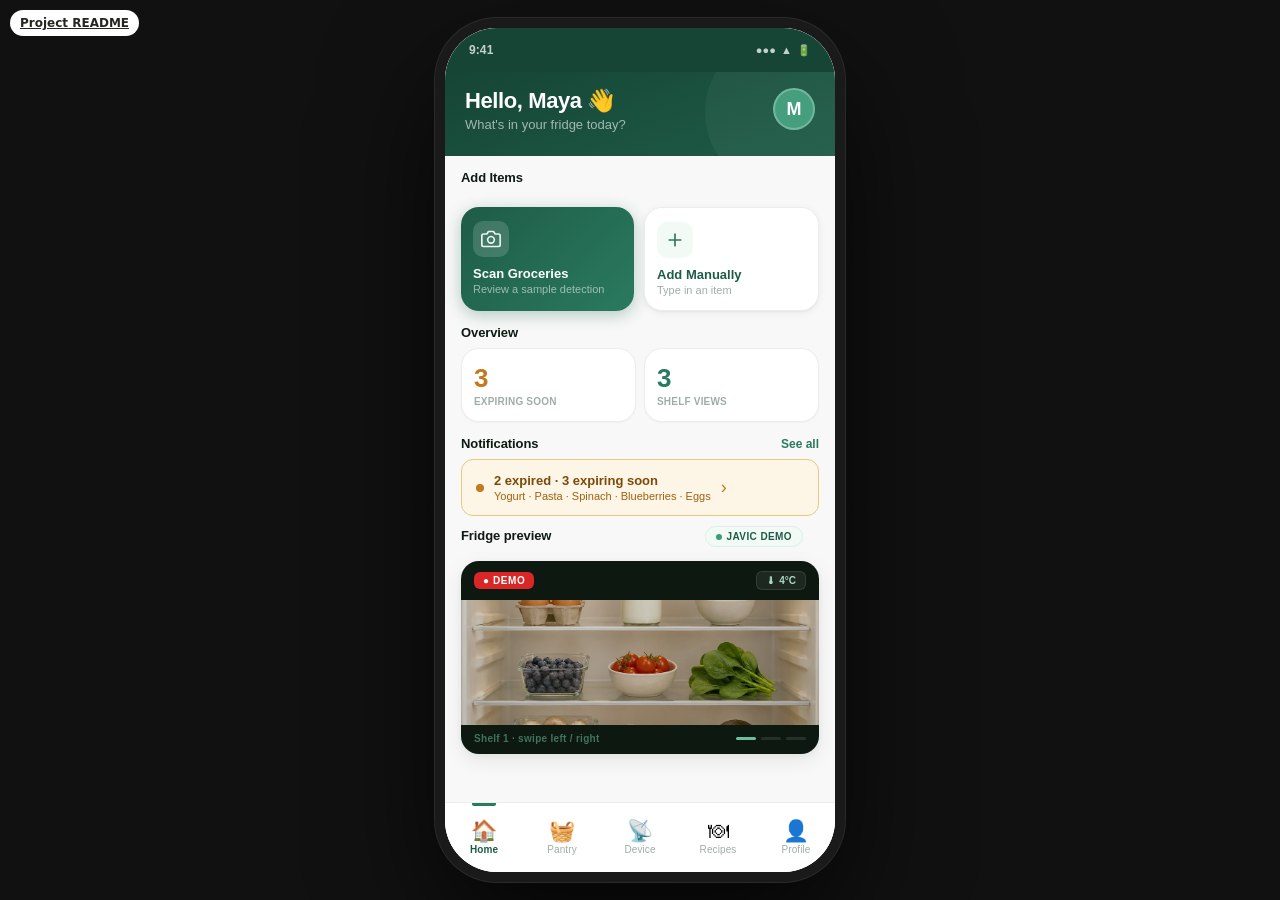
<file: prototypes/early-demo/index.html>
<!DOCTYPE html>
<html lang="en">
<head>
<meta charset="UTF-8">
<meta name="viewport" content="width=device-width, initial-scale=1.0, maximum-scale=1.0, user-scalable=no, viewport-fit=cover">
<meta name="apple-mobile-web-app-capable" content="yes">
<meta name="apple-mobile-web-app-status-bar-style" content="black-translucent">
<title>FoodSense | Early browser demo</title>
<style>
:root {
  --p1:#0D2B20; --p2:#164535; --p3:#1E5C47; --p4:#2A7A5F;
  --p5:#3D9B7A; --p6:#6BBFA0; --p7:#A8D8C5; --p8:#DCF0E8; --p9:#F2FAF6;
  --bg:#F7F8F7; --surface:#FFFFFF;
  --ink1:#0F1A14; --ink2:#2D3E36; --ink3:#637068; --ink4:#A0ADA7;
  --line:#EAEEEC; --line2:#D8DDD9;
  --amber:#C47A1A; --amber-bg:#FDF5E6; --amber-border:#E8C97A;
  --rose:#B83232; --rose-bg:#FDF2F2; --rose-border:#EAA0A0;
  --teal:#1E7A8C; --teal-bg:#EBF6F8;
  --shadow-xs:0 1px 2px rgba(0,0,0,.04);
  --shadow-sm:0 2px 8px rgba(0,0,0,.06),0 1px 2px rgba(0,0,0,.04);
  --shadow-md:0 6px 20px rgba(0,0,0,.08),0 2px 6px rgba(0,0,0,.04);
  --shadow-lg:0 16px 40px rgba(0,0,0,.12),0 4px 10px rgba(0,0,0,.06);
  --r-xs:8px; --r-sm:12px; --r-md:18px; --r-lg:24px; --r-xl:32px;
}
*{margin:0;padding:0;box-sizing:border-box;-webkit-tap-highlight-color:transparent}
html,body{width:100%;height:100%;height:100dvh;background:#111;display:flex;justify-content:center;align-items:center;font-family:-apple-system,'SF Pro Text','Helvetica Neue',sans-serif}
#phone{width:390px;height:844px;background:var(--bg);border-radius:52px;overflow:hidden;position:relative;box-shadow:0 0 0 10px #1a1a1a,0 0 0 11px #2a2a2a,0 50px 120px rgba(0,0,0,.8)}
@media(max-width:430px){html,body{background:var(--bg);height:100dvh}body{padding-top:40px}#phone{width:100vw;height:calc(100dvh - 40px);border-radius:0;box-shadow:none}.sb{padding-top:env(safe-area-inset-top,0px);height:calc(44px + env(safe-area-inset-top,0px));min-height:calc(44px + env(safe-area-inset-top,0px))}.bnav{padding-bottom:env(safe-area-inset-bottom,0px);height:calc(70px + env(safe-area-inset-bottom,0px));min-height:calc(70px + env(safe-area-inset-bottom,0px))}}
.screen{position:absolute;inset:0;background:var(--bg);display:none;flex-direction:column;overflow:hidden}
.screen.active{display:flex}
.sc{flex:1;overflow-y:auto;overflow-x:hidden;-webkit-overflow-scrolling:touch}
.sc::-webkit-scrollbar{display:none}
/* STATUS BAR */
.sb{height:44px;min-height:44px;display:flex;align-items:center;justify-content:space-between;padding:0 24px;font-size:12px;font-weight:600;letter-spacing:.1px;flex-shrink:0}
.sb.light{background:var(--bg);color:var(--ink3)}
.sb.dark{background:var(--p2);color:rgba(255,255,255,.75)}
.sb.black{background:#0a0a0a;color:rgba(255,255,255,.65)}
.sb.cook{background:#111;color:rgba(255,255,255,.55)}
.sb.trans-dark{background:transparent;color:rgba(255,255,255,.75)}
.sb-r{display:flex;align-items:center;gap:5px;font-size:11px}
/* TOP BAR */
.tb{min-height:50px;display:flex;align-items:center;padding:0 16px;gap:10px;position:relative;flex-shrink:0}
.tb.light{background:var(--surface);border-bottom:1px solid var(--line)}
.tb.dark{background:var(--p2)}
.tb.black{background:#0a0a0a}
.tb.cook{background:#111}
.tb-ttl{position:absolute;left:50%;transform:translateX(-50%);font-size:16px;font-weight:700;white-space:nowrap;letter-spacing:-.2px}
.tb.light .tb-ttl{color:var(--ink1)}
.tb.dark .tb-ttl,.tb.black .tb-ttl,.tb.cook .tb-ttl{color:#fff}
.back{font-size:26px;line-height:1;cursor:pointer;z-index:2;padding:2px 4px;transition:opacity .15s}
.back:active{opacity:.5}
.tb.light .back{color:var(--p4)}
.tb.dark .back,.tb.black .back,.tb.cook .back{color:rgba(255,255,255,.8)}
.tb-action{margin-left:auto;font-size:13px;font-weight:700;cursor:pointer;z-index:2;transition:opacity .15s}
.tb-action:active{opacity:.5}
.tb.light .tb-action{color:var(--p4)}
.tb.dark .tb-action,.tb.black .tb-action{color:rgba(255,255,255,.8)}
/* BOTTOM NAV */
.bnav{height:70px;min-height:70px;background:var(--surface);border-top:1px solid var(--line);display:flex;align-items:stretch;flex-shrink:0}
.ni{flex:1;display:flex;flex-direction:column;align-items:center;justify-content:center;cursor:pointer;gap:3px;position:relative;transition:opacity .12s}
.ni:active{opacity:.5}
.ni-ic{font-size:21px;line-height:1}
.ni-lb{font-size:10px;color:var(--ink4);font-weight:500;letter-spacing:.1px}
.ni.on .ni-lb{color:var(--p3);font-weight:700}
.ni.on::after{content:'';position:absolute;top:0;width:24px;height:2.5px;background:var(--p4);border-radius:0 0 2px 2px}
/* CHIPS */
.chip-row{display:flex;gap:6px;padding:10px 16px 12px;overflow-x:auto;flex-shrink:0}
.chip-row::-webkit-scrollbar{display:none}
.chip{white-space:nowrap;padding:7px 15px;border-radius:20px;font-size:12px;font-weight:600;cursor:pointer;border:1.5px solid var(--line2);color:var(--ink3);background:var(--surface);flex-shrink:0;transition:all .18s}
.chip.on{background:var(--p3);color:#fff;border-color:var(--p3)}
/* SECTION HEADER */
.sh{display:flex;align-items:baseline;justify-content:space-between;padding:0 16px;margin-bottom:8px}
.sh-label{font-size:13px;font-weight:800;color:var(--ink1);letter-spacing:-.1px}
.sh-link{font-size:12px;font-weight:600;color:var(--p4);cursor:pointer}
/* CARDS */
.card{background:var(--surface);border-radius:var(--r-md);box-shadow:var(--shadow-sm)}
/* DIVIDER */
.div{height:1px;background:var(--line);margin:14px 0}
/* TOAST */
.toast{position:fixed;bottom:86px;left:50%;transform:translateX(-50%) translateY(8px);background:rgba(10,20,15,.88);color:rgba(255,255,255,.92);padding:9px 18px;border-radius:22px;font-size:12.5px;font-weight:600;opacity:0;transition:opacity .22s,transform .22s;pointer-events:none;white-space:nowrap;z-index:9999;backdrop-filter:blur(12px);border:1px solid rgba(255,255,255,.1)}
.toast.show{opacity:1;transform:translateX(-50%) translateY(0)}
/* MODAL OVERLAY */
.modal-overlay{position:absolute;inset:0;background:rgba(0,0,0,.45);z-index:500;display:none;align-items:flex-end;backdrop-filter:blur(2px)}
.modal-overlay.open{display:flex}
.modal-sheet{background:var(--surface);border-radius:var(--r-xl) var(--r-xl) 0 0;width:100%;padding:20px 20px 36px;animation:slide-up .28s cubic-bezier(.25,.46,.45,.94)}
@keyframes slide-up{from{transform:translateY(100%)}to{transform:translateY(0)}}
.modal-handle{width:36px;height:4px;background:var(--line2);border-radius:2px;margin:0 auto 18px}
.modal-title{font-size:17px;font-weight:800;color:var(--ink1);margin-bottom:14px;letter-spacing:-.2px}
.modal-row{display:flex;align-items:center;gap:12px;padding:13px 14px;background:var(--bg);border-radius:var(--r-sm);margin-bottom:8px;cursor:pointer;transition:all .15s}
.modal-row:active{transform:scale(.97)}
.modal-row-ic{width:38px;height:38px;border-radius:10px;display:flex;align-items:center;justify-content:center;font-size:18px;flex-shrink:0}
.modal-row-lbl{flex:1;font-size:14px;font-weight:600;color:var(--ink1)}
.modal-cancel{margin-top:4px;padding:14px;text-align:center;font-size:14px;font-weight:700;color:var(--rose);cursor:pointer;background:var(--bg);border-radius:var(--r-sm)}
/* ══ HOME ══ */
.home-header{background:linear-gradient(160deg,var(--p2) 0%,var(--p3) 100%);padding:16px 20px 24px;position:relative;overflow:hidden}
.home-header::after{content:'';position:absolute;top:-40px;right:-30px;width:160px;height:160px;border-radius:50%;background:rgba(255,255,255,.04)}
.home-greet{color:#fff;font-size:22px;font-weight:800;letter-spacing:-.4px}
.home-sub{color:rgba(255,255,255,.6);font-size:13px;margin-top:3px}
.home-avatar{width:42px;height:42px;border-radius:50%;background:var(--p5);display:flex;align-items:center;justify-content:center;color:#fff;font-size:18px;font-weight:800;flex-shrink:0;border:2px solid rgba(255,255,255,.25);cursor:pointer;transition:opacity .15s}
.home-avatar:active{opacity:.7}
.home-quick{display:flex;gap:10px;padding:14px 16px}
.hq-card{flex:1;border-radius:var(--r-md);padding:14px 12px;cursor:pointer;transition:transform .15s;position:relative;overflow:hidden}
.hq-card:active{transform:scale(.96)}
.hq-card.cam{background:linear-gradient(135deg,var(--p3) 0%,var(--p4) 100%);box-shadow:0 4px 16px rgba(30,92,71,.3)}
.hq-card.manual{background:var(--surface);box-shadow:var(--shadow-sm);border:1px solid var(--line)}
.hq-ic{width:36px;height:36px;border-radius:10px;display:flex;align-items:center;justify-content:center;margin-bottom:9px;font-size:18px}
.hq-card.cam .hq-ic{background:rgba(255,255,255,.15)}
.hq-card.manual .hq-ic{background:var(--p9)}
.hq-label{font-size:13px;font-weight:700}
.hq-card.cam .hq-label{color:#fff}
.hq-card.manual .hq-label{color:var(--p3)}
.hq-sub{font-size:11px;margin-top:2px}
.hq-card.cam .hq-sub{color:rgba(255,255,255,.55)}
.hq-card.manual .hq-sub{color:var(--ink4)}
.stat-cards{display:flex;gap:8px;padding:0 16px;margin-bottom:14px}
.stat-c{flex:1;background:var(--surface);border-radius:var(--r-md);padding:14px 12px;box-shadow:var(--shadow-xs);cursor:pointer;border:1px solid var(--line);transition:transform .15s}
.stat-c:active{transform:scale(.96)}
.stat-c-val{font-size:26px;font-weight:900;letter-spacing:-.6px}
.stat-c-label{font-size:10px;font-weight:600;color:var(--ink4);margin-top:2px;letter-spacing:.2px;text-transform:uppercase}
.stat-c.warn .stat-c-val{color:var(--amber)}
.stat-c.save .stat-c-val{color:var(--p4)}
.notif-row{margin:0 16px 10px;padding:13px 14px;background:var(--amber-bg);border-radius:var(--r-sm);border:1px solid var(--amber-border);display:flex;align-items:center;gap:10px;cursor:pointer;transition:transform .15s}
.notif-row:active{transform:scale(.98)}
.notif-dot{width:8px;height:8px;border-radius:50%;background:var(--amber);flex-shrink:0}
.notif-main{font-size:13px;font-weight:700;color:#7C4A0A}
.notif-items{font-size:11px;color:#A0610E;margin-top:2px}
.cam-card{margin:0 16px 14px;background:#0c1810;border-radius:var(--r-md);overflow:hidden;cursor:pointer;transition:transform .15s;box-shadow:var(--shadow-md)}
.cam-card:active{transform:scale(.99)}
.cam-topbar{display:flex;justify-content:space-between;align-items:center;padding:10px 13px}
.live-pill{background:#D92626;border-radius:6px;padding:3px 9px;font-size:10px;font-weight:800;color:#fff;letter-spacing:.6px}
.temp-pill{background:rgba(255,255,255,.07);border-radius:6px;padding:3px 9px;font-size:10px;font-weight:600;color:var(--p7);border:1px solid rgba(255,255,255,.1)}
.cam-view{height:125px;overflow:hidden;position:relative}
.cam-view img{width:100%;height:100%;object-fit:cover;opacity:.8}
.cam-hint{position:absolute;bottom:8px;left:50%;transform:translateX(-50%);background:rgba(0,0,0,.5);color:rgba(255,255,255,.75);font-size:10px;padding:4px 12px;border-radius:20px;white-space:nowrap;backdrop-filter:blur(4px)}
.cam-footer{display:flex;justify-content:center;gap:6px;padding:9px 0}
.cam-dot{width:20px;height:3px;border-radius:2px;background:rgba(255,255,255,.1)}
.cam-dot.on{background:var(--p6)}
.javic-tag{display:inline-flex;align-items:center;gap:5px;background:var(--p9);border:1px solid var(--p8);border-radius:20px;padding:4px 10px;margin:0 16px 6px}
.javic-tag-dot{width:6px;height:6px;border-radius:50%;background:var(--p5)}
.javic-tag span{font-size:10px;font-weight:700;color:var(--p3);letter-spacing:.4px}
/* ══ INVENTORY ══ */
.searchbar{margin:10px 16px 4px;background:var(--surface);border-radius:var(--r-sm);border:1px solid var(--line2);display:flex;align-items:center;padding:0 12px;gap:8px;flex-shrink:0}
.searchbar input{flex:1;border:none;outline:none;font-size:14px;padding:11px 0;background:transparent;color:var(--ink1)}
.searchbar input::placeholder{color:var(--ink4)}
.item-row{margin:0 16px 6px;background:var(--surface);border-radius:var(--r-sm);display:flex;align-items:center;padding:10px 12px;box-shadow:var(--shadow-xs);cursor:pointer;position:relative;overflow:hidden;transition:transform .12s;border:1px solid var(--line)}
.item-row:active{transform:scale(.98)}
.item-accent{position:absolute;left:0;top:6px;bottom:6px;width:3px;border-radius:0 2px 2px 0}
.item-thumb{width:44px;height:44px;border-radius:10px;overflow:hidden;flex-shrink:0;margin:0 10px 0 8px;background:var(--bg)}
.item-thumb img{width:100%;height:100%;object-fit:cover}
.item-info{flex:1;min-width:0}
.item-name{font-size:14px;font-weight:700;color:var(--ink1)}
.item-qty{font-size:11px;color:var(--ink4);margin-top:1px}
.exp-badge{padding:3px 9px;border-radius:20px;font-size:10px;font-weight:700;white-space:nowrap;margin-left:8px;flex-shrink:0}
.exp-red{background:var(--rose-bg);color:var(--rose);border:1px solid var(--rose-border)}
.exp-amber{background:var(--amber-bg);color:var(--amber);border:1px solid var(--amber-border)}
.exp-green{background:var(--p9);color:var(--p4);border:1px solid var(--p8)}
.item-chev{color:var(--line2);font-size:18px;margin-left:4px}
.fab{position:absolute;bottom:82px;right:18px;width:52px;height:52px;border-radius:26px;background:linear-gradient(135deg,var(--p3),var(--p4));display:flex;align-items:center;justify-content:center;font-size:28px;color:#fff;cursor:pointer;box-shadow:0 4px 18px rgba(30,92,71,.4);transition:transform .15s}
.fab:active{transform:scale(.88)}
.gen-btn{margin:4px 16px 10px;background:var(--p9);border-radius:var(--r-sm);padding:14px;display:flex;align-items:center;justify-content:center;gap:8px;cursor:pointer;border:1px solid var(--p8);transition:all .15s}
.gen-btn:active{background:var(--p8)}
.gen-btn span{font-size:13px;font-weight:700;color:var(--p3)}
/* ══ ITEM DETAIL ══ */
.hero-img{height:220px;overflow:hidden;position:relative;flex-shrink:0}
.hero-img img{width:100%;height:100%;object-fit:cover}
.hero-grad{position:absolute;bottom:0;left:0;right:0;height:90px;background:linear-gradient(transparent,rgba(0,0,0,.35))}
.exp-banner{padding:8px 16px;display:flex;align-items:center;gap:6px;flex-shrink:0}
.exp-banner.red{background:var(--rose-bg);border-bottom:1px solid var(--rose-border)}
.exp-banner.amber{background:var(--amber-bg);border-bottom:1px solid var(--amber-border)}
.exp-banner span{font-size:12px;font-weight:700}
.exp-banner.red span{color:var(--rose)}
.exp-banner.amber span{color:var(--amber)}
.detail-pad{padding:16px}
.detail-name{font-size:26px;font-weight:900;color:var(--ink1);letter-spacing:-.5px}
.tag-row{display:flex;gap:7px;margin-top:8px;flex-wrap:wrap}
.tag{padding:4px 12px;border-radius:20px;font-size:11px;font-weight:700}
.tag-g{background:var(--p9);color:var(--p3);border:1px solid var(--p8)}
.tag-r{background:var(--rose-bg);color:var(--rose);border:1px solid var(--rose-border)}
.tag-a{background:var(--amber-bg);color:var(--amber);border:1px solid var(--amber-border)}
.meta{font-size:12px;color:var(--ink4);margin-top:8px}
.field-lbl{font-size:10px;font-weight:800;color:var(--ink4);text-transform:uppercase;letter-spacing:.7px;margin-bottom:5px}
.field-box{background:var(--bg);border:1.5px solid var(--line2);border-radius:10px;padding:12px 14px;font-size:14px;color:var(--ink1);width:100%;margin-bottom:12px}
.cat-wrap{display:flex;flex-wrap:wrap;gap:6px;margin-bottom:12px}
.cat-chip{padding:7px 14px;border-radius:20px;font-size:12px;cursor:pointer;border:1.5px solid var(--line2);color:var(--ink3);background:var(--surface);transition:all .18s}
.cat-chip.on{background:var(--p3);color:#fff;border-color:var(--p3)}
.act-card{background:var(--surface);border-radius:var(--r-sm);padding:13px 14px;display:flex;align-items:center;gap:12px;cursor:pointer;box-shadow:var(--shadow-xs);margin-bottom:8px;transition:transform .12s;border:1px solid var(--line)}
.act-card:active{transform:scale(.97)}
.act-ic{width:40px;height:40px;border-radius:10px;display:flex;align-items:center;justify-content:center;font-size:18px;flex-shrink:0}
.act-info{flex:1}
.act-title{font-size:14px;font-weight:700;color:var(--ink1)}
.act-sub{font-size:11px;color:var(--ink4);margin-top:1px}
/* ══ DEVICE ══ */
#s-device{background:#080f0a}
.dev-status{display:flex;gap:6px;padding:6px 16px 2px;flex-shrink:0}
.dev-badge{background:rgba(255,255,255,.05);border:1px solid rgba(255,255,255,.09);border-radius:8px;padding:5px 11px;font-size:11px;font-weight:600;color:var(--p7)}
.shelf-outer{margin:8px 16px;border-radius:var(--r-md);overflow:hidden;border:1px solid rgba(109,191,160,.15);position:relative;touch-action:none;user-select:none;cursor:grab;flex-shrink:0}
.shelf-track{display:flex;will-change:transform;transition:transform .32s cubic-bezier(.25,.46,.45,.94);width:300%}
.shelf-slide{width:33.333%;min-width:33.333%;background:#0d1a12;flex-shrink:0}
.shelf-hdr{display:flex;justify-content:space-between;align-items:center;padding:10px 13px}
.shelf-body{padding:8px 14px 0;display:flex;flex-direction:column;align-items:center;gap:6px}
.shelf-foods{display:flex;gap:8px;justify-content:center}
.shelf-food{width:64px;height:64px;border-radius:14px;overflow:hidden;background:#151f18;flex-shrink:0}
.shelf-food img{width:100%;height:100%;object-fit:cover}
.shelf-name{color:rgba(109,191,160,.65);font-size:11px;font-weight:700;letter-spacing:.3px}
.shelf-info-row{display:flex;align-items:center;justify-content:space-between;padding:8px 14px 10px}
/* Zoom wrapper — image only, no text inside */
.zoom-wrap{width:100%;border-radius:var(--r-sm);overflow:hidden;background:#0a1410;cursor:zoom-in;position:relative;height:145px}
.zoom-img{width:100%;height:100%;object-fit:cover;transition:transform .35s cubic-bezier(.25,.46,.45,.94);transform-origin:center center;display:block}
.zoom-hint{color:rgba(109,191,160,.3);font-size:9px;letter-spacing:.3px}
.shelf-pips{display:flex;justify-content:center;gap:5px;padding:6px 0 2px;flex-shrink:0}
.shelf-pip{width:6px;height:6px;border-radius:50%;background:rgba(109,191,160,.18);transition:all .25s}
.shelf-pip.on{background:var(--p6);width:18px;border-radius:3px}
.shelf-hint{text-align:center;font-size:10px;color:rgba(109,191,160,.3);padding:3px 0 8px;letter-spacing:.3px;flex-shrink:0}
.det-hdr{display:flex;justify-content:space-between;align-items:center;padding:6px 16px;flex-shrink:0}
.det-ttl{font-size:10px;font-weight:800;color:var(--p7);letter-spacing:.7px;text-transform:uppercase}
.det-hint{font-size:10px;color:rgba(109,191,160,.35)}
.det-item{margin:0 16px 6px;background:#0f1c12;border-radius:var(--r-sm);display:flex;align-items:center;padding:10px 12px;gap:10px;cursor:pointer;border:1px solid rgba(109,191,160,.08);transition:transform .12s}
.det-item:active{transform:scale(.97)}
.det-thumb{width:38px;height:38px;border-radius:9px;overflow:hidden;flex-shrink:0}
.det-thumb img{width:100%;height:100%;object-fit:cover}
.det-info{flex:1}
.det-name{font-size:13px;font-weight:700;color:#fff}
.det-cat{font-size:10px;color:rgba(109,191,160,.45);margin-top:1px}
.det-exp{font-size:11px;font-weight:700;flex-shrink:0}
.det-chk{width:22px;height:22px;border-radius:11px;display:flex;align-items:center;justify-content:center;color:#fff;font-size:11px;flex-shrink:0;margin-left:8px}
.confirm-btn{margin:10px 16px 5px;background:linear-gradient(135deg,var(--p3),var(--p4));border-radius:var(--r-sm);padding:16px;display:flex;align-items:center;justify-content:center;cursor:pointer;box-shadow:0 4px 16px rgba(30,92,71,.4);transition:transform .15s;flex-shrink:0}
.confirm-btn:active{transform:scale(.97)}
.confirm-btn span{color:#fff;font-size:15px;font-weight:800}
.dev-add-btn{margin:0 16px 8px;background:rgba(255,255,255,.04);border-radius:var(--r-sm);padding:15px;display:flex;align-items:center;justify-content:center;cursor:pointer;border:1px solid rgba(109,191,160,.12);transition:all .15s;flex-shrink:0}
.dev-add-btn:active{background:rgba(109,191,160,.06)}
.dev-add-btn span{color:var(--p6);font-size:14px;font-weight:700}
#s-device .bnav{background:#0a0f0a;border-top:1px solid rgba(109,191,160,.08)}
#s-device .ni-lb{color:rgba(109,191,160,.3)}
#s-device .ni.on .ni-lb{color:var(--p7)}
#s-device .ni.on::after{background:var(--p6)}
/* ══ RECIPES ══ */
.recipe-card{margin:0 16px 10px;background:var(--surface);border-radius:var(--r-md);overflow:hidden;box-shadow:var(--shadow-sm);cursor:pointer;transition:transform .12s;border:1px solid var(--line)}
.recipe-card:active{transform:scale(.97)}
.rc-inner{display:flex;height:144px}
.rc-img{width:116px;min-width:116px;overflow:hidden;position:relative}
.rc-img img{width:100%;height:100%;object-fit:cover}
.rc-badge{position:absolute;top:8px;left:8px;border-radius:6px;padding:3px 7px;font-size:9px;font-weight:800;letter-spacing:.4px}
.rc-badge.top{background:var(--amber);color:#fff}
.rc-badge.new{background:var(--p4);color:#fff}
.rc-body{flex:1;padding:12px;display:flex;flex-direction:column;justify-content:center}
.rc-name{font-size:14px;font-weight:800;color:var(--ink1);line-height:1.3}
.rc-meta{font-size:11px;color:var(--ink4);margin-top:3px}
.rc-note{background:var(--amber-bg);border-radius:6px;padding:4px 8px;font-size:10px;font-weight:600;color:var(--amber);margin-top:6px;display:inline-block}
.rc-actions{display:flex;gap:6px;margin-top:10px;padding-top:0}
.rc-cook{background:var(--p3);border-radius:8px;padding:7px 14px;font-size:11px;font-weight:800;color:#fff;cursor:pointer;flex:1;text-align:center;transition:opacity .15s}
.rc-cook:active{opacity:.7}
.rc-save{background:var(--bg);border:1.5px solid var(--line2);border-radius:8px;padding:7px 11px;font-size:14px;cursor:pointer;transition:all .15s}
.rc-save:active{background:var(--p9);border-color:var(--p7)}
.saved-recipes{display:none}
.saved-recipes.visible{display:block}
/* ══ RECIPE DETAIL ══ */
.rd-hero{height:240px;overflow:hidden;position:relative;flex-shrink:0}
.rd-hero img{width:100%;height:100%;object-fit:cover}
.rd-hero-grad{position:absolute;inset:0;background:linear-gradient(transparent 35%,rgba(0,0,0,.55))}
.rd-hero-title{position:absolute;bottom:16px;left:16px;right:16px;color:#fff;font-size:23px;font-weight:900;letter-spacing:-.4px;text-shadow:0 2px 10px rgba(0,0,0,.4)}
.rd-body{padding:16px}
.rd-meta{font-size:13px;color:var(--ink3);margin-bottom:10px}
.ing-row{display:flex;align-items:center;gap:10px;padding:10px 0;border-bottom:1px solid var(--line)}
.ing-dot{width:7px;height:7px;border-radius:50%;background:var(--p5);flex-shrink:0}
.ing-text{font-size:14px;color:var(--ink2)}
.step-row{display:flex;gap:12px;padding:11px 0;border-bottom:1px solid var(--line)}
.step-num{width:26px;height:26px;border-radius:50%;background:var(--p2);color:#fff;display:flex;align-items:center;justify-content:center;font-size:12px;font-weight:800;flex-shrink:0;margin-top:1px}
.step-txt{font-size:14px;color:var(--ink2);line-height:1.55;flex:1}
.cook-btn{margin:16px;background:linear-gradient(135deg,var(--p3),var(--p4));border-radius:var(--r-md);padding:17px;display:flex;align-items:center;justify-content:center;gap:8px;cursor:pointer;box-shadow:0 6px 20px rgba(30,92,71,.3);transition:transform .15s}
.cook-btn:active{transform:scale(.97)}
.cook-btn span{color:#fff;font-size:15px;font-weight:800}
/* ══ COOKING ══ */
#s-cooking{background:#111}
.ck-bar{background:#111;display:flex;align-items:center;padding:8px 16px;gap:10px;min-height:50px;flex-shrink:0}
.ck-back{font-size:26px;color:rgba(255,255,255,.45);cursor:pointer;padding:2px 4px;transition:opacity .15s}
.ck-back:active{opacity:.5}
.ck-recipe-name{flex:1;font-size:14px;font-weight:700;color:rgba(255,255,255,.8);white-space:nowrap;overflow:hidden;text-overflow:ellipsis}
.voice-btn{display:flex;align-items:center;gap:6px;background:rgba(255,255,255,.06);border:1px solid rgba(255,255,255,.09);border-radius:20px;padding:6px 11px;cursor:pointer;flex-shrink:0;transition:all .2s}
.voice-btn.on{background:rgba(61,155,122,.14);border-color:rgba(61,155,122,.35)}
.voice-icon{font-size:13px}
.voice-lbl{font-size:11px;font-weight:700;color:rgba(255,255,255,.4)}
.voice-btn.on .voice-lbl{color:var(--p7)}
.voice-track{width:26px;height:14px;border-radius:7px;background:#2a2a2a;position:relative;transition:background .2s;flex-shrink:0}
.voice-btn.on .voice-track{background:var(--p5)}
.voice-track::after{content:'';position:absolute;top:2px;left:2px;width:10px;height:10px;border-radius:50%;background:#fff;transition:transform .2s}
.voice-btn.on .voice-track::after{transform:translateX(12px)}
.ck-outer{flex:1;overflow:hidden;position:relative;touch-action:none}
.ck-track{display:flex;flex-direction:column;height:100%;transition:transform .4s cubic-bezier(.25,.46,.45,.94)}
.ck-slide{min-height:100%;flex-shrink:0;display:flex;flex-direction:column;padding-bottom:8px}
.ck-hdr{padding:12px 16px 6px;flex-shrink:0}
.ck-step-lbl{font-size:10px;font-weight:800;color:var(--p6);letter-spacing:.9px;text-transform:uppercase;margin-bottom:7px}
.ck-prog{display:flex;gap:5px;margin-bottom:10px}
.ck-dot{flex:1;height:3px;border-radius:2px;background:#222}
.ck-dot.done{background:var(--p5)}
.ck-dot.cur{background:rgba(107,191,160,.6)}
.ck-slide-title{font-size:22px;font-weight:900;color:#fff;letter-spacing:-.4px;padding:0 16px 10px;flex-shrink:0}
.ck-video{margin:0 16px;border-radius:var(--r-md);overflow:hidden;height:170px;position:relative;background:#151515;flex-shrink:0}
.ck-video img{width:100%;height:100%;object-fit:cover;opacity:.88}
.ck-play{position:absolute;top:50%;left:50%;transform:translate(-50%,-50%);width:50px;height:50px;border-radius:50%;background:rgba(0,0,0,.5);display:flex;align-items:center;justify-content:center;backdrop-filter:blur(8px);border:1.5px solid rgba(255,255,255,.18);cursor:pointer;transition:transform .15s}
.ck-play:active{transform:translate(-50%,-50%) scale(.9)}
.ck-play-tri{width:0;height:0;border-style:solid;border-width:9px 0 9px 16px;border-color:transparent transparent transparent #fff;margin-left:3px}
.ck-instr{margin:10px 16px 0;background:#1a1a1a;border-radius:var(--r-sm);padding:14px 16px;flex-shrink:0}
.ck-instr p{font-size:14px;color:rgba(255,255,255,.8);line-height:1.65}
.ck-timer{margin:10px 16px 0;background:#141f15;border-radius:var(--r-sm);padding:12px 14px;display:flex;align-items:center;gap:14px;border:1px solid rgba(61,155,122,.14);flex-shrink:0}
.ck-timer-ring{width:52px;height:52px;border-radius:50%;border:2.5px solid rgba(61,155,122,.25);display:flex;align-items:center;justify-content:center;cursor:pointer;flex-shrink:0;position:relative;transition:border-color .3s}
.ck-timer-ring.running{border-color:var(--p5)}
.ck-timer-val{font-size:12px;font-weight:800;color:var(--p7);text-align:center;line-height:1}
.ck-timer-val.urgent{color:#F87171;animation:blink .7s ease-in-out infinite}
@keyframes blink{0%,100%{opacity:1}50%{opacity:.4}}
.ck-timer-start{position:absolute;bottom:-4px;right:-4px;width:18px;height:18px;border-radius:50%;background:var(--p4);display:flex;align-items:center;justify-content:center}
.ck-timer-start-tri{width:0;height:0;border-style:solid;border-width:3.5px 0 3.5px 6px;border-color:transparent transparent transparent #fff;margin-left:1px}
.ck-timer-info{flex:1}
.ck-timer-lbl{font-size:12px;font-weight:700;color:var(--p7)}
.ck-timer-sub{font-size:10px;color:rgba(61,155,122,.5);margin-top:2px}
.ck-swipe-hint{display:flex;flex-direction:column;align-items:center;padding:10px 0 2px;gap:3px;flex-shrink:0}
.ck-arrow{font-size:22px;color:var(--p5);animation:float-up 1.8s ease-in-out infinite}
@keyframes float-up{0%,100%{transform:translateY(0);opacity:.5}50%{transform:translateY(-6px);opacity:1}}
.ck-swipe-txt{font-size:10px;color:rgba(61,155,122,.4);font-weight:800;letter-spacing:.9px;text-transform:uppercase}
/* ══ COMPLETE ══ */
#s-complete{background:linear-gradient(165deg,#102318 0%,#090d0a 100%)}
.cpl-hero{padding:36px 24px 16px;text-align:center}
.cpl-img{width:90px;height:90px;border-radius:45px;overflow:hidden;margin:0 auto 14px;border:3px solid var(--p4)}
.cpl-img img{width:100%;height:100%;object-fit:cover}
.cpl-title{color:#fff;font-size:28px;font-weight:900;letter-spacing:-.5px}
.cpl-sub{color:rgba(255,255,255,.45);font-size:13px;margin-top:6px}
.cpl-dish{margin:0 24px;border-radius:var(--r-lg);height:165px;overflow:hidden}
.cpl-dish img{width:100%;height:100%;object-fit:cover}
.cpl-stats{display:flex;gap:8px;padding:14px 24px}
.cpl-stat{flex:1;background:rgba(255,255,255,.04);border-radius:var(--r-sm);padding:12px;text-align:center;border:1px solid rgba(255,255,255,.06)}
.cpl-val{font-size:20px;font-weight:900;color:var(--p6)}
.cpl-lbl{font-size:10px;color:rgba(255,255,255,.35);margin-top:3px;letter-spacing:.3px}
.cpl-actions{padding:0 24px 28px;display:flex;flex-direction:column;gap:8px}
.cpl-btn{border-radius:var(--r-sm);padding:15px;text-align:center;font-size:14px;font-weight:700;cursor:pointer;transition:opacity .15s}
.cpl-btn:active{opacity:.7}
.cpl-btn.primary{background:linear-gradient(135deg,var(--p4),var(--p5));color:#fff}
.cpl-btn.sec{background:rgba(255,255,255,.06);border:1px solid rgba(255,255,255,.1);color:rgba(255,255,255,.6)}
/* ══ MANUAL ADD ══ */
.form-pad{padding:14px 16px}
.form-grp{margin-bottom:14px}
.form-lbl{font-size:10px;font-weight:800;color:var(--ink4);text-transform:uppercase;letter-spacing:.7px;margin-bottom:5px}
.form-input{width:100%;background:var(--surface);border:1.5px solid var(--line2);border-radius:10px;padding:12px 14px;font-size:14px;color:var(--ink1);outline:none;transition:border-color .2s;font-family:inherit}
.form-input:focus{border-color:var(--p5)}
.photo-box{border:2px dashed var(--line2);border-radius:10px;height:96px;display:flex;flex-direction:column;align-items:center;justify-content:center;gap:6px;cursor:pointer;background:var(--bg);transition:all .15s}
.photo-box:active{border-color:var(--p6);background:var(--p9)}
.photo-box-icon{font-size:26px;opacity:.35}
.photo-box-txt{font-size:12px;color:var(--ink4)}
.submit-btn{margin:0 16px 16px;background:linear-gradient(135deg,var(--p3),var(--p4));border-radius:var(--r-sm);padding:16px;display:flex;align-items:center;justify-content:center;cursor:pointer;box-shadow:0 4px 16px rgba(30,92,71,.3);transition:transform .15s;flex-shrink:0}
.submit-btn:active{transform:scale(.97)}
.submit-btn span{color:#fff;font-size:15px;font-weight:800}
/* ══ CAMERA ══ */
#s-camera{background:#000}
.vf{flex:1;position:relative;display:flex;align-items:center;justify-content:center;background:#0a0a0a;flex-direction:column;gap:16px}
.vf-frame{width:260px;height:260px;position:relative}
.vf-corner{position:absolute;width:24px;height:24px;border-color:var(--p5);border-style:solid}
.vf-corner.tl{top:0;left:0;border-width:2.5px 0 0 2.5px;border-radius:2px 0 0 2px}
.vf-corner.tr{top:0;right:0;border-width:2.5px 2.5px 0 0;border-radius:0 2px 0 0}
.vf-corner.bl{bottom:0;left:0;border-width:0 0 2.5px 2.5px;border-radius:0 0 0 2px}
.vf-corner.br{bottom:0;right:0;border-width:0 2.5px 2.5px 0;border-radius:0 0 2px 0}
.vf-scan-line{position:absolute;left:0;right:0;height:1.5px;background:linear-gradient(90deg,transparent,var(--p5),transparent);animation:scan-anim 2s linear infinite}
@keyframes scan-anim{0%{top:10px}100%{top:248px}}
.vf-hint{color:rgba(255,255,255,.25);font-size:13px}
.scan-btn{margin:16px;background:linear-gradient(135deg,var(--p3),var(--p4));border-radius:var(--r-sm);padding:17px;display:flex;align-items:center;justify-content:center;gap:8px;cursor:pointer;box-shadow:0 4px 16px rgba(30,92,71,.4);transition:transform .15s;flex-shrink:0}
.scan-btn:active{transform:scale(.97)}
.scan-btn span{color:#fff;font-size:15px;font-weight:800}
/* ══ ADDED ══ */
#s-added{background:linear-gradient(165deg,var(--p9) 0%,var(--bg) 45%)}
.added-wrap{flex:1;display:flex;flex-direction:column;align-items:center;justify-content:center;padding:28px 24px}
.added-check{width:76px;height:76px;border-radius:38px;background:linear-gradient(135deg,var(--p3),var(--p4));display:flex;align-items:center;justify-content:center;margin-bottom:14px;box-shadow:0 8px 24px rgba(30,92,71,.35)}
.added-check span{font-size:32px;color:#fff}
.added-title{font-size:24px;font-weight:900;color:var(--p2);text-align:center;letter-spacing:-.4px}
.added-sub{font-size:13px;color:var(--ink4);text-align:center;margin-top:6px;line-height:1.5}
.added-list{background:var(--surface);border-radius:var(--r-md);padding:12px 14px;margin:16px 0;width:100%;box-shadow:var(--shadow-sm)}
.added-row{display:flex;align-items:center;gap:10px;padding:7px 0;border-bottom:1px solid var(--line)}
.added-row:last-child{border-bottom:none}
.added-thumb{width:32px;height:32px;border-radius:8px;overflow:hidden;flex-shrink:0}
.added-thumb img{width:100%;height:100%;object-fit:cover}
.added-name{flex:1;font-size:13px;font-weight:700;color:var(--ink1)}
.added-exp{font-size:11px;color:var(--ink4);font-weight:600}
.added-btn{width:100%;border-radius:var(--r-sm);padding:14px;text-align:center;font-size:14px;font-weight:800;cursor:pointer;margin-top:6px;transition:all .15s}
.added-btn:active{opacity:.7}
.added-btn.p{background:linear-gradient(135deg,var(--p3),var(--p4));color:#fff;box-shadow:0 4px 14px rgba(30,92,71,.28)}
.added-btn.s{background:transparent;border:1.5px solid var(--p7);color:var(--p3)}
/* ══ PROFILE ══ */
.prof-hero{background:linear-gradient(160deg,var(--p1) 0%,var(--p2) 100%);padding:22px 20px 28px}
.prof-monogram{width:64px;height:64px;border-radius:32px;background:var(--p4);display:flex;align-items:center;justify-content:center;font-size:26px;font-weight:900;color:#fff;margin-bottom:12px;border:2.5px solid rgba(255,255,255,.18)}
.prof-name{color:#fff;font-size:21px;font-weight:900;letter-spacing:-.3px}
.prof-email{color:rgba(255,255,255,.4);font-size:12px;margin-top:2px}
.prof-stats{display:flex;background:var(--surface);border-radius:var(--r-md);margin:14px 16px;box-shadow:var(--shadow-sm);overflow:hidden}
.prof-stat{flex:1;padding:14px 6px;text-align:center}
.prof-stat+.prof-stat{border-left:1px solid var(--line)}
.prof-stat-val{font-size:22px;font-weight:900;color:var(--p3)}
.prof-stat-lbl{font-size:10px;color:var(--ink4);margin-top:2px;letter-spacing:.2px}
.prof-sec{font-size:10px;font-weight:800;color:var(--ink4);text-transform:uppercase;letter-spacing:.7px;padding:0 16px;margin:10px 0 5px}
.prof-row{background:var(--surface);margin:0 16px 6px;border-radius:var(--r-sm);display:flex;align-items:center;padding:12px 14px;gap:12px;cursor:pointer;box-shadow:var(--shadow-xs);transition:transform .12s;border:1px solid var(--line)}
.prof-row:active{transform:scale(.97)}
.prof-row-ic{width:36px;height:36px;border-radius:9px;display:flex;align-items:center;justify-content:center;font-size:17px;flex-shrink:0}
.prof-row-lbl{flex:1;font-size:14px;font-weight:700;color:var(--ink1)}
.prof-row-arr{color:var(--ink4);font-size:18px}
.prof-javic{background:var(--p9);border:1px solid var(--p8)}
.prof-javic .prof-row-lbl{color:var(--p2)}
.online-dot{width:8px;height:8px;border-radius:50%;background:var(--p5);box-shadow:0 0 6px var(--p5);flex-shrink:0}
/* ══ NOTIFICATIONS SCREEN ══ */
.notif-item{margin:0 16px 8px;background:var(--surface);border-radius:var(--r-sm);padding:13px 14px;display:flex;align-items:flex-start;gap:12px;cursor:pointer;box-shadow:var(--shadow-xs);border:1px solid var(--line);transition:transform .12s}
.notif-item:active{transform:scale(.97)}
.notif-item-dot{width:9px;height:9px;border-radius:50%;flex-shrink:0;margin-top:4px}
.notif-item-title{font-size:13px;font-weight:700;color:var(--ink1)}
.notif-item-body{font-size:12px;color:var(--ink4);margin-top:2px;line-height:1.4}
.notif-item-time{font-size:10px;color:var(--ink4);margin-top:4px}
/* ══ EXPIRING SOON SCREEN ══ */
.expired-banner{background:var(--rose-bg);border:1px solid var(--rose-border);border-radius:var(--r-sm);margin:0 16px 12px;padding:12px 14px;display:flex;align-items:center;gap:10px}
.expired-icon{font-size:22px}
.expired-msg{font-size:13px;font-weight:700;color:var(--rose)}
.expired-sub{font-size:11px;color:rgba(184,50,50,.65);margin-top:2px}
/* ══ SAVED RECIPES SCREEN ══ */
/* ══ DIET PREFS ══ */
.pref-row{margin:0 16px 6px;background:var(--surface);border-radius:var(--r-sm);display:flex;align-items:center;padding:14px;gap:12px;cursor:pointer;box-shadow:var(--shadow-xs);border:1px solid var(--line)}
.pref-label{flex:1;font-size:14px;font-weight:600;color:var(--ink1)}
.pref-toggle{width:44px;height:24px;border-radius:12px;background:var(--line2);position:relative;transition:background .2s;flex-shrink:0}
.pref-toggle.on{background:var(--p4)}
.pref-toggle::after{content:'';position:absolute;top:2px;left:2px;width:20px;height:20px;border-radius:50%;background:#fff;transition:transform .2s;box-shadow:0 1px 3px rgba(0,0,0,.2)}
.pref-toggle.on::after{transform:translateX(20px)}
</style>
</head>
<body>
<div id="phone">
<!-- ══ S1 · HOME ══ -->
<div id="s-home" class="screen active">
  <div class="sb dark"><span>9:41</span><div class="sb-r"><span>●●●</span><span>▲</span><span>🔋</span></div></div>
  <div class="home-header">
    <div style="display:flex;align-items:flex-start;justify-content:space-between">
      <div><div class="home-greet">Hello, Maya 👋</div><div class="home-sub">What's in your fridge today?</div></div>
      <div class="home-avatar" onclick="nav('profile')">M</div>
    </div>
  </div>
  <div class="sc" style="padding-bottom:8px">
    <div class="sh" style="margin-top:14px"><span class="sh-label">Add Items</span></div>
    <div class="home-quick">
      <div class="hq-card cam" onclick="nav('camera')">
        <div class="hq-ic">
          <svg width="20" height="20" viewBox="0 0 24 24" fill="none" stroke="rgba(255,255,255,.9)" stroke-width="2" stroke-linecap="round" stroke-linejoin="round"><path d="M23 19a2 2 0 0 1-2 2H3a2 2 0 0 1-2-2V8a2 2 0 0 1 2-2h4l2-3h6l2 3h4a2 2 0 0 1 2 2z"/><circle cx="12" cy="13" r="4"/></svg>
        </div>
        <div class="hq-label">Scan Groceries</div>
        <div class="hq-sub">Review a sample detection</div>
      </div>
      <div class="hq-card manual" onclick="nav('manual')">
        <div class="hq-ic">
          <svg width="20" height="20" viewBox="0 0 24 24" fill="none" stroke="var(--p4)" stroke-width="2" stroke-linecap="round" stroke-linejoin="round"><line x1="12" y1="5" x2="12" y2="19"/><line x1="5" y1="12" x2="19" y2="12"/></svg>
        </div>
        <div class="hq-label">Add Manually</div>
        <div class="hq-sub">Type in an item</div>
      </div>
    </div>
    <div class="sh"><span class="sh-label">Overview</span></div>
    <div class="stat-cards">
      <div class="stat-c warn" onclick="nav('expiring')">
        <div class="stat-c-val">3</div>
        <div class="stat-c-label">Expiring Soon</div>
      </div>
      <div class="stat-c save" onclick="showToast('Total savings this month')">
        <div class="stat-c-val">3</div>
        <div class="stat-c-label">Shelf views</div>
      </div>
    </div>
    <div class="sh"><span class="sh-label">Notifications</span><span class="sh-link" onclick="nav('notifications')">See all</span></div>
    <div class="notif-row" onclick="nav('expiring')">
      <div class="notif-dot"></div>
      <div><div class="notif-main">2 expired · 3 expiring soon</div><div class="notif-items">Yogurt · Pasta · Spinach · Blueberries · Eggs</div></div>
      <span style="color:var(--amber);font-size:18px">›</span>
    </div>
    <div class="sh"><span class="sh-label">Fridge preview</span>
      <div class="javic-tag"><div class="javic-tag-dot"></div><span>JAVIC DEMO</span></div>
    </div>
    <!-- Home cam card: swipeable across 3 fridge interior views -->
    <div class="cam-card" id="homeCamCard">
      <div class="cam-topbar"><span class="live-pill">● DEMO</span><span class="temp-pill" id="homeCamTemp">🌡 4°C</span></div>
      <!-- Swipe zone — no overlaid children that could absorb pointer events -->
      <div id="homeCamOuter" style="height:125px;overflow:hidden;position:relative;touch-action:none;user-select:none;cursor:grab">
        <div id="homeCamTrack" style="display:flex;width:300%;height:100%;will-change:transform;transition:transform .32s cubic-bezier(.25,.46,.45,.94)">
          <img style="width:33.333%;min-width:33.333%;height:100%;object-fit:cover;opacity:.82;pointer-events:none;flex-shrink:0;display:block" src="./images/shelves.webp" alt="Shelf 1">
          <img style="width:33.333%;min-width:33.333%;height:100%;object-fit:cover;opacity:.82;pointer-events:none;flex-shrink:0;display:block" src="./images/shelves.webp" alt="Shelf 2">
          <img style="width:33.333%;min-width:33.333%;height:100%;object-fit:cover;opacity:.82;pointer-events:none;flex-shrink:0;display:block" src="./images/shelves.webp" alt="Shelf 3">
        </div>
      </div>
      <!-- Label and dots BELOW the image, not overlaid -->
      <div style="display:flex;align-items:center;justify-content:space-between;padding:8px 13px 10px">
        <div id="homeCamHint" style="font-size:10px;font-weight:600;color:rgba(109,191,160,.55);letter-spacing:.3px">Shelf 1  ·  swipe left / right</div>
        <div id="homeCamDots" style="display:flex;gap:5px">
          <div class="cam-dot on"></div><div class="cam-dot"></div><div class="cam-dot"></div>
        </div>
      </div>
    </div>
    <div style="height:12px"></div>
  </div>
  <div class="bnav">
    <div class="ni on" onclick="navBnav(this,'home')"><span class="ni-ic">🏠</span><span class="ni-lb">Home</span></div>
    <div class="ni" onclick="navBnav(this,'inventory')"><span class="ni-ic">🧺</span><span class="ni-lb">Pantry</span></div>
    <div class="ni" onclick="navBnav(this,'device')"><span class="ni-ic">📡</span><span class="ni-lb">Device</span></div>
    <div class="ni" onclick="navBnav(this,'recipes')"><span class="ni-ic">🍽</span><span class="ni-lb">Recipes</span></div>
    <div class="ni" onclick="navBnav(this,'profile')"><span class="ni-ic">👤</span><span class="ni-lb">Profile</span></div>
  </div>
</div>
<!-- ══ S2 · INVENTORY ══ -->
<div id="s-inventory" class="screen">
  <div class="sb dark"><span>9:41</span><div class="sb-r"><span>●●●</span><span>🔋</span></div></div>
  <div class="tb dark"><div class="tb-ttl">My Pantry</div><div class="tb-action" onclick="nav('manual')" style="color:rgba(255,255,255,.8)">+ Add</div></div>
  <div class="searchbar"><svg width="15" height="15" viewBox="0 0 24 24" fill="none" stroke="var(--ink4)" stroke-width="2"><circle cx="11" cy="11" r="8"/><line x1="21" y1="21" x2="16.65" y2="16.65"/></svg><input placeholder="Search items…" oninput="filterItems(this.value)"></div>
  <div class="chip-row">
    <div class="chip on" onclick="filterCat(this,'All')">All</div>
    <div class="chip" onclick="filterCat(this,'Vegetable')">Vegetables</div>
    <div class="chip" onclick="filterCat(this,'Fruit')">Fruit</div>
    <div class="chip" onclick="filterCat(this,'Protein')">Protein</div>
    <div class="chip" onclick="filterCat(this,'Dairy')">Dairy</div>
    <div class="chip" onclick="filterCat(this,'Drinks')">Drinks</div>
  </div>
  <div class="sc" style="padding-bottom:110px" id="itemList">
    <!-- EXPIRED items (red) — Yogurt and Leftover Pasta -->
    <div class="item-row" data-cat="Dairy" data-name="Yogurt" onclick="openItem('yogurt')"><div class="item-accent" style="background:var(--rose)"></div><div class="item-thumb"><img src="./images/yogurt.webp" alt="yogurt"></div><div class="item-info"><div class="item-name">Yogurt</div><div class="item-qty">1 cup</div></div><div class="exp-badge exp-red">Expired</div><div class="item-chev">›</div></div>
    <div class="item-row" data-cat="Others" data-name="Leftover Pasta" onclick="openItem('pasta')"><div class="item-accent" style="background:var(--rose)"></div><div class="item-thumb"><img src="./images/pasta.webp" alt="pasta"></div><div class="item-info"><div class="item-name">Leftover Pasta</div><div class="item-qty">1 container</div></div><div class="exp-badge exp-red">Expired</div><div class="item-chev">›</div></div>
    <!-- EXPIRING SOON (amber) — Spinach, Blueberries, Eggs, Milk -->
    <div class="item-row" data-cat="Vegetable" data-name="Spinach" onclick="openItem('spinach')"><div class="item-accent" style="background:var(--amber)"></div><div class="item-thumb"><img src="./images/spinach.webp" alt="spinach"></div><div class="item-info"><div class="item-name">Spinach</div><div class="item-qty">1 bag</div></div><div class="exp-badge exp-amber">2 days</div><div class="item-chev">›</div></div>
    <div class="item-row" data-cat="Fruit" data-name="Blueberries" onclick="openItem('blueberries')"><div class="item-accent" style="background:var(--amber)"></div><div class="item-thumb"><img src="./images/blueberries.webp" alt="blueberries"></div><div class="item-info"><div class="item-name">Blueberries</div><div class="item-qty">1 punnet</div></div><div class="exp-badge exp-amber">2 days</div><div class="item-chev">›</div></div>
    <div class="item-row" data-cat="Protein" data-name="Eggs" onclick="openItem('eggs')"><div class="item-accent" style="background:var(--amber)"></div><div class="item-thumb"><img src="./images/eggs.webp" alt="eggs"></div><div class="item-info"><div class="item-name">Eggs</div><div class="item-qty">6 left</div></div><div class="exp-badge exp-amber">3 days</div><div class="item-chev">›</div></div>
    <div class="item-row" data-cat="Dairy" data-name="Milk" onclick="openItem('milk')"><div class="item-accent" style="background:var(--amber)"></div><div class="item-thumb"><img src="./images/milk.webp" alt="milk"></div><div class="item-info"><div class="item-name">Milk</div><div class="item-qty">500ml</div></div><div class="exp-badge exp-amber">4 days</div><div class="item-chev">›</div></div>
    <!-- FRESH (green) -->
    <div class="item-row" data-cat="Protein" data-name="Steak" onclick="openItem('steak')"><div class="item-accent" style="background:var(--p5)"></div><div class="item-thumb"><img src="./images/steak.webp" alt="steak"></div><div class="item-info"><div class="item-name">Steak</div><div class="item-qty">300g</div></div><div class="exp-badge exp-green">May 8</div><div class="item-chev">›</div></div>
    <div class="item-row" data-cat="Vegetable" data-name="Mushroom" onclick="openItem('mushroom')"><div class="item-accent" style="background:var(--p5)"></div><div class="item-thumb"><img src="./images/mushrooms.webp" alt="mushroom"></div><div class="item-info"><div class="item-name">Mushroom</div><div class="item-qty">200g</div></div><div class="exp-badge exp-green">5 days</div><div class="item-chev">›</div></div>
    <div class="item-row" data-cat="Dairy" data-name="Cheese" onclick="openItem('cheese')"><div class="item-accent" style="background:var(--p5)"></div><div class="item-thumb"><img src="./images/cheese.webp" alt="cheese"></div><div class="item-info"><div class="item-name">Cheese</div><div class="item-qty">2 slices</div></div><div class="exp-badge exp-green">May 10</div><div class="item-chev">›</div></div>
    <div style="height:6px"></div>
    <div class="gen-btn" onclick="nav('recipes')"><span>Find recipes using expiring items →</span></div>
  </div>
  <div class="fab" onclick="nav('manual')">+</div>
  <div class="bnav">
    <div class="ni" onclick="navBnav(this,'home')"><span class="ni-ic">🏠</span><span class="ni-lb">Home</span></div>
    <div class="ni on" onclick="navBnav(this,'inventory')"><span class="ni-ic">🧺</span><span class="ni-lb">Pantry</span></div>
    <div class="ni" onclick="navBnav(this,'device')"><span class="ni-ic">📡</span><span class="ni-lb">Device</span></div>
    <div class="ni" onclick="navBnav(this,'recipes')"><span class="ni-ic">🍽</span><span class="ni-lb">Recipes</span></div>
    <div class="ni" onclick="navBnav(this,'profile')"><span class="ni-ic">👤</span><span class="ni-lb">Profile</span></div>
  </div>
</div>
<!-- ══ S3 · ITEM DETAIL ══ -->
<div id="s-itemdetail" class="screen">
  <div class="sb light"><span>9:41</span><div class="sb-r"><span>●●●</span><span>🔋</span></div></div>
  <div class="tb light"><div class="back" onclick="nav('inventory')">‹</div><div class="tb-ttl" id="detailTitle">Item Detail</div><div class="tb-action" onclick="showEditModal()">Edit</div></div>
  <div class="sc">
    <div class="hero-img"><img id="detailImg" src="./images/spinach.webp" alt="item"><div class="hero-grad"></div></div>
    <div class="exp-banner red" id="detailBanner"><span id="detailBannerTxt">⚠️  Expired — use or discard immediately</span></div>
    <div class="detail-pad">
      <div class="detail-name" id="detailName">Spinach</div>
      <div class="tag-row" id="detailTags">
        <div class="tag tag-g">Vegetable</div><div class="tag tag-r">Expired</div>
      </div>
      <div class="meta" id="detailMeta">Added Apr 27  ·  Expired May 3</div>
      <div class="div"></div>
      <div class="field-lbl">Item Name</div><div class="field-box" id="detailFieldName">Spinach</div>
      <div class="field-lbl">Category</div>
      <div class="cat-wrap" id="detailCats">
        <div class="cat-chip" onclick="selCat(this)">Dairy</div>
        <div class="cat-chip on" onclick="selCat(this)">Vegetable</div>
        <div class="cat-chip" onclick="selCat(this)">Fruit</div>
        <div class="cat-chip" onclick="selCat(this)">Protein</div>
        <div class="cat-chip" onclick="selCat(this)">Drinks</div>
        <div class="cat-chip" onclick="selCat(this)">Others</div>
      </div>
      <div class="field-lbl">Expiry Date</div><div class="field-box" id="detailExpiry">2026-05-03</div>
      <div class="div"></div>
    </div>
    <div style="padding:0 16px">
      <div class="act-card" onclick="nav('recipes')"><div class="act-ic" style="background:var(--p9)">🍳</div><div class="act-info"><div class="act-title">Find Recipes Using This</div><div class="act-sub">1 recipe available</div></div><span style="color:var(--ink4);font-size:18px">›</span></div>
      <div class="act-card" onclick="confirmDelete()"><div class="act-ic" style="background:var(--rose-bg)">🗑️</div><div class="act-info"><div class="act-title" style="color:var(--rose)">Remove from Fridge</div><div class="act-sub">This cannot be undone</div></div><span style="color:var(--ink4);font-size:18px">›</span></div>
    </div>
    <div style="height:20px"></div>
  </div>
</div>
<!-- ══ S4 · DEVICE / JAVIC ══ -->
<div id="s-device" class="screen">
  <div class="sb black"><span>9:41</span><div class="sb-r"><span>●●●</span><span>🔋</span></div></div>
  <div class="tb black"><div class="back" onclick="nav('home')">‹</div><div class="tb-ttl">JAVIC Monitor</div></div>
  <div class="sc" style="background:#080f0a;padding-bottom:10px">
    <!-- Dynamic status row — updated by JS on swipe -->
    <div class="dev-status" id="devStatus">
      <div class="dev-badge" id="devBadgeName">📡 JAVIC 1</div>
      <div class="dev-badge" id="devBadgeBatt">🔋 87%</div>
      <div class="dev-badge" id="devBadgeTemp">🌡 4°C</div>
    </div>
    <!-- SHELF CAMERA — each slide is one full-width real fridge interior shot -->
    <div class="shelf-outer" id="shelfOuter">
      <div class="shelf-track" id="shelfTrack">
        <!-- Shelf 1 -->
        <div class="shelf-slide">
          <div class="shelf-hdr"><span class="live-pill">● DEMO</span><span class="temp-pill">🌡 4°C</span></div>
          <div class="shelf-body">
            <div id="zoomWrap0" class="zoom-wrap" ondblclick="toggleZoom(0)">
              <img id="zoomImg0" class="zoom-img" src="./images/shelves.webp" alt="Fridge interior">
            </div>
          </div>
          <div class="shelf-info-row">
            <div class="shelf-name">SHELF 1 — TOP LEVEL</div>
            <div class="zoom-hint">double-tap to zoom</div>
          </div>
        </div>
        <!-- Shelf 2 -->
        <div class="shelf-slide">
          <div class="shelf-hdr"><span class="live-pill">● DEMO</span><span class="temp-pill">🌡 3°C</span></div>
          <div class="shelf-body">
            <div id="zoomWrap1" class="zoom-wrap" ondblclick="toggleZoom(1)">
              <img id="zoomImg1" class="zoom-img" src="./images/shelves.webp" alt="Fridge interior">
            </div>
          </div>
          <div class="shelf-info-row">
            <div class="shelf-name">SHELF 2 — MIDDLE LEVEL</div>
            <div class="zoom-hint">double-tap to zoom</div>
          </div>
        </div>
        <!-- Shelf 3 -->
        <div class="shelf-slide">
          <div class="shelf-hdr"><span class="live-pill">● DEMO</span><span class="temp-pill">🌡 4°C</span></div>
          <div class="shelf-body">
            <div id="zoomWrap2" class="zoom-wrap" ondblclick="toggleZoom(2)">
              <img id="zoomImg2" class="zoom-img" src="./images/shelves.webp" alt="Fridge interior">
            </div>
          </div>
          <div class="shelf-info-row">
            <div class="shelf-name">SHELF 3 — CRISPER DRAWER</div>
            <div class="zoom-hint">double-tap to zoom</div>
          </div>
        </div>
      </div>
    </div>
    <!-- Pip indicators + zoom controls -->
    <div style="display:flex;align-items:center;justify-content:space-between;padding:4px 16px 0">
      <div class="shelf-pips" id="shelfPips" style="padding:4px 0">
        <div class="shelf-pip on"></div><div class="shelf-pip"></div><div class="shelf-pip"></div>
      </div>
      <div style="display:flex;gap:8px">
        <div onclick="zoomOut()" style="width:30px;height:30px;border-radius:50%;background:rgba(109,191,160,.12);border:1px solid rgba(109,191,160,.2);display:flex;align-items:center;justify-content:center;cursor:pointer;font-size:16px;color:var(--p7);font-weight:700;transition:background .15s" onmousedown="this.style.background='rgba(109,191,160,.25)'" onmouseup="this.style.background='rgba(109,191,160,.12)'">−</div>
        <div onclick="zoomIn()" style="width:30px;height:30px;border-radius:50%;background:rgba(109,191,160,.12);border:1px solid rgba(109,191,160,.2);display:flex;align-items:center;justify-content:center;cursor:pointer;font-size:16px;color:var(--p7);font-weight:700;transition:background .15s" onmousedown="this.style.background='rgba(109,191,160,.25)'" onmouseup="this.style.background='rgba(109,191,160,.12)'">+</div>
      </div>
    </div>
    <div class="shelf-hint">← swipe to change shelf ·  +/− to zoom →</div>
    <div class="det-hdr"><span class="det-ttl">Detected Items</span><span class="det-hint">tap to edit</span></div>
    <div class="det-item" onclick="openItem('steak')"><div class="det-thumb"><img src="./images/steak.webp" alt="steak"></div><div class="det-info"><div class="det-name">Steak</div><div class="det-cat">Protein</div></div><div class="det-exp" style="color:#5eba8a">May 8</div><div class="det-chk" style="background:var(--p4)">✓</div></div>
    <div class="det-item" onclick="openItem('yogurt')"><div class="det-thumb"><img src="./images/yogurt.webp" alt="yogurt"></div><div class="det-info"><div class="det-name">Yogurt</div><div class="det-cat">Dairy</div></div><div class="det-exp" style="color:#F87171">Expired</div><div class="det-chk" style="background:var(--rose)">!</div></div>
    <div class="det-item" onclick="openItem('spinach')"><div class="det-thumb"><img src="./images/spinach.webp" alt="spinach"></div><div class="det-info"><div class="det-name">Spinach</div><div class="det-cat">Vegetable</div></div><div class="det-exp" style="color:#FCD34D">2 days</div><div class="det-chk" style="background:var(--p4)">✓</div></div>
    <div class="det-item" onclick="openItem('eggs')"><div class="det-thumb"><img src="./images/eggs.webp" alt="eggs"></div><div class="det-info"><div class="det-name">Eggs</div><div class="det-cat">Protein</div></div><div class="det-exp" style="color:#FCD34D">3 days</div><div class="det-chk" style="background:var(--p4)">✓</div></div>
    <div class="confirm-btn" onclick="nav('added')"><span>Confirm & Save All Items</span></div>
    <div class="dev-add-btn" onclick="nav('manual')"><span>+ Add Item Manually</span></div>
  </div>
  <div class="bnav">
    <div class="ni" onclick="navBnav(this,'home')"><span class="ni-ic">🏠</span><span class="ni-lb">Home</span></div>
    <div class="ni" onclick="navBnav(this,'inventory')"><span class="ni-ic">🧺</span><span class="ni-lb">Pantry</span></div>
    <div class="ni on" onclick="navBnav(this,'device')"><span class="ni-ic">📡</span><span class="ni-lb">Device</span></div>
    <div class="ni" onclick="navBnav(this,'recipes')"><span class="ni-ic">🍽</span><span class="ni-lb">Recipes</span></div>
    <div class="ni" onclick="navBnav(this,'profile')"><span class="ni-ic">👤</span><span class="ni-lb">Profile</span></div>
  </div>
</div>
<!-- ══ S5 · RECIPES ══ -->
<div id="s-recipes" class="screen">
  <div class="sb dark"><span>9:41</span><div class="sb-r"><span>●●●</span><span>🔋</span></div></div>
  <div class="tb dark"><div class="back" onclick="nav('home')">‹</div><div class="tb-ttl">Recipe Ideas</div><div class="tb-action" onclick="nav('savedrecipes')">Saved</div></div>
  <div class="chip-row">
    <div class="chip on" onclick="selChip(this)">All</div>
    <div class="chip" onclick="selChip(this)">Vegetarian</div>
    <div class="chip" onclick="selChip(this)">Quick (&lt;15 min)</div>
    <div class="chip" onclick="selChip(this)">High Protein</div>
    <div class="chip" onclick="selChip(this)">Vegan</div>
  </div>
  <div class="sc" style="padding-bottom:10px">
    <div class="sh" style="margin-top:4px"><span class="sh-label">Based on expiring items</span></div>
    <div class="recipe-card" onclick="nav('recipedetail')">
      <div class="rc-inner">
        <div class="rc-img"><img src="./images/rice.webp" alt="fried rice"><div class="rc-badge top">⭐ TOP PICK</div></div>
        <div class="rc-body"><div class="rc-name">Egg Fried Rice</div><div class="rc-meta">⏱ 15 min · 🔥 320 kcal</div><div class="rc-note">Uses 3 expiring items</div><div class="rc-actions"><div class="rc-cook" onclick="event.stopPropagation();nav('recipedetail')">Cook Now</div><div class="rc-save" onclick="event.stopPropagation();saveRecipe(this)">🔖</div></div></div>
      </div>
    </div>
    <div class="recipe-card" onclick="nav('recipedetail2')">
      <div class="rc-inner">
        <div class="rc-img"><img src="./images/smoothie.webp" alt="smoothie"><div class="rc-badge new">NEW</div></div>
        <div class="rc-body"><div class="rc-name">Berry Spinach Smoothie</div><div class="rc-meta">⏱ 5 min · 🔥 140 kcal</div><div class="rc-note">Uses 2 expiring items</div><div class="rc-actions"><div class="rc-cook" onclick="event.stopPropagation();nav('recipedetail2')">Cook Now</div><div class="rc-save" onclick="event.stopPropagation();saveRecipe(this)">🔖</div></div></div>
      </div>
    </div>
    <div class="recipe-card" onclick="nav('recipedetail3')">
      <div class="rc-inner">
        <div class="rc-img"><img src="./images/padthai.webp" alt="pad thai"></div>
        <div class="rc-body"><div class="rc-name">Pad Thai</div><div class="rc-meta">⏱ 25 min · 🔥 480 kcal</div><div class="rc-note">Uses 4 expiring items</div><div class="rc-actions"><div class="rc-cook" onclick="event.stopPropagation();nav('recipedetail3')">Cook Now</div><div class="rc-save" onclick="event.stopPropagation();saveRecipe(this)">🔖</div></div></div>
      </div>
    </div>
    <div class="sh" style="margin-top:6px"><span class="sh-label">Other ideas</span></div>
    <div class="recipe-card" onclick="showToast('Opening recipe…')">
      <div class="rc-inner">
        <div class="rc-img"><img src="./images/omelette.webp" alt="omelette"></div>
        <div class="rc-body"><div class="rc-name">Classic Omelette</div><div class="rc-meta">⏱ 8 min · 🔥 220 kcal</div><div class="rc-actions"><div class="rc-cook" onclick="event.stopPropagation();showToast('Opening recipe…')">Cook Now</div><div class="rc-save" onclick="event.stopPropagation();saveRecipe(this)">🔖</div></div></div>
      </div>
    </div>
  </div>
  <div class="bnav">
    <div class="ni" onclick="navBnav(this,'home')"><span class="ni-ic">🏠</span><span class="ni-lb">Home</span></div>
    <div class="ni" onclick="navBnav(this,'inventory')"><span class="ni-ic">🧺</span><span class="ni-lb">Pantry</span></div>
    <div class="ni" onclick="navBnav(this,'device')"><span class="ni-ic">📡</span><span class="ni-lb">Device</span></div>
    <div class="ni on" onclick="navBnav(this,'recipes')"><span class="ni-ic">🍽</span><span class="ni-lb">Recipes</span></div>
    <div class="ni" onclick="navBnav(this,'profile')"><span class="ni-ic">👤</span><span class="ni-lb">Profile</span></div>
  </div>
</div>
<!-- ══ S6 · RECIPE DETAIL (Egg Fried Rice) ══ -->
<div id="s-recipedetail" class="screen">
  <div class="sb light"><span>9:41</span><div class="sb-r"><span>●●●</span><span>🔋</span></div></div>
  <div class="tb light"><div class="back" onclick="nav('recipes')">‹</div><div class="tb-ttl">Recipe</div><div class="tb-action" onclick="saveRecipeById('eggrice')">♥</div></div>
  <div class="sc">
    <div class="rd-hero"><img src="./images/rice.webp" alt="Egg Fried Rice"><div class="rd-hero-grad"></div><div class="rd-hero-title">Egg Fried Rice</div></div>
    <div class="rd-body">
      <div class="rd-meta">⏱ 15 min  ·  🔥 320 kcal  ·  2 servings</div>
      <div class="tag-row"><div class="tag tag-a">⚠️ 3 expiring items</div><div class="tag tag-g">Quick</div></div>
      <div class="div"></div>
      <div style="font-size:13px;font-weight:800;color:var(--ink1);margin-bottom:10px">Ingredients</div>
      <div class="ing-row"><div class="ing-dot"></div><div class="ing-text">3 Eggs</div></div>
      <div class="ing-row"><div class="ing-dot"></div><div class="ing-text">2 cups cooked Rice</div></div>
      <div class="ing-row"><div class="ing-dot"></div><div class="ing-text">1 handful Spinach</div></div>
      <div class="ing-row"><div class="ing-dot"></div><div class="ing-text">2 tbsp Soy Sauce</div></div>
      <div class="ing-row"><div class="ing-dot"></div><div class="ing-text">1 tbsp Sesame Oil</div></div>
      <div class="ing-row"><div class="ing-dot"></div><div class="ing-text">Spring onions to garnish</div></div>
      <div class="div"></div>
      <div style="font-size:13px;font-weight:800;color:var(--ink1);margin-bottom:10px">Steps</div>
      <div class="step-row"><div class="step-num">1</div><div class="step-txt">Heat sesame oil in a wok over high heat until smoking.</div></div>
      <div class="step-row"><div class="step-num">2</div><div class="step-txt">Scramble eggs in the wok, pushing to the side once half-cooked.</div></div>
      <div class="step-row"><div class="step-num">3</div><div class="step-txt">Add cold rice, breaking up any clumps. Stir-fry 2 minutes.</div></div>
      <div class="step-row"><div class="step-num">4</div><div class="step-txt">Add spinach and soy sauce. Toss everything until spinach wilts.</div></div>
    </div>
    <div class="cook-btn" onclick="nav('cooking')"><span>🍳  Start Cooking</span></div>
    <div style="height:16px"></div>
  </div>
</div>
<!-- ══ S6b · RECIPE DETAIL 2 (Berry Smoothie) ══ -->
<div id="s-recipedetail2" class="screen">
  <div class="sb light"><span>9:41</span><div class="sb-r"><span>●●●</span><span>🔋</span></div></div>
  <div class="tb light"><div class="back" onclick="nav('recipes')">‹</div><div class="tb-ttl">Recipe</div><div class="tb-action" onclick="saveRecipeById('smoothie')">♥</div></div>
  <div class="sc">
    <div class="rd-hero"><img src="./images/smoothie.webp" alt="Berry Smoothie"><div class="rd-hero-grad"></div><div class="rd-hero-title">Berry Spinach Smoothie</div></div>
    <div class="rd-body">
      <div class="rd-meta">⏱ 5 min  ·  🔥 140 kcal  ·  1 serving</div>
      <div class="tag-row"><div class="tag tag-a">⚠️ 2 expiring items</div><div class="tag tag-g">Vegan</div></div>
      <div class="div"></div>
      <div style="font-size:13px;font-weight:800;color:var(--ink1);margin-bottom:10px">Ingredients</div>
      <div class="ing-row"><div class="ing-dot"></div><div class="ing-text">1 cup Blueberries</div></div>
      <div class="ing-row"><div class="ing-dot"></div><div class="ing-text">1 handful Spinach</div></div>
      <div class="ing-row"><div class="ing-dot"></div><div class="ing-text">1 cup Almond Milk</div></div>
      <div class="ing-row"><div class="ing-dot"></div><div class="ing-text">1 tbsp Honey</div></div>
      <div class="ing-row"><div class="ing-dot"></div><div class="ing-text">Ice cubes</div></div>
      <div class="div"></div>
      <div style="font-size:13px;font-weight:800;color:var(--ink1);margin-bottom:10px">Steps</div>
      <div class="step-row"><div class="step-num">1</div><div class="step-txt">Add blueberries, spinach, and milk to a blender.</div></div>
      <div class="step-row"><div class="step-num">2</div><div class="step-txt">Add honey and ice. Blend on high for 45 seconds.</div></div>
      <div class="step-row"><div class="step-num">3</div><div class="step-txt">Pour into a glass and serve immediately.</div></div>
    </div>
    <div class="cook-btn" onclick="nav('cooking')"><span>🥤  Start Making</span></div>
    <div style="height:16px"></div>
  </div>
</div>
<!-- ══ S6c · RECIPE DETAIL 3 (Pad Thai) ══ -->
<div id="s-recipedetail3" class="screen">
  <div class="sb light"><span>9:41</span><div class="sb-r"><span>●●●</span><span>🔋</span></div></div>
  <div class="tb light"><div class="back" onclick="nav('recipes')">‹</div><div class="tb-ttl">Recipe</div><div class="tb-action" onclick="saveRecipeById('padthai')">♥</div></div>
  <div class="sc">
    <div class="rd-hero"><img src="./images/padthai.webp" alt="Pad Thai"><div class="rd-hero-grad"></div><div class="rd-hero-title">Pad Thai</div></div>
    <div class="rd-body">
      <div class="rd-meta">⏱ 25 min  ·  🔥 480 kcal  ·  2 servings</div>
      <div class="tag-row"><div class="tag tag-a">⚠️ 4 expiring items</div><div class="tag tag-g">High Protein</div></div>
      <div class="div"></div>
      <div style="font-size:13px;font-weight:800;color:var(--ink1);margin-bottom:10px">Ingredients</div>
      <div class="ing-row"><div class="ing-dot"></div><div class="ing-text">200g Rice Noodles</div></div>
      <div class="ing-row"><div class="ing-dot"></div><div class="ing-text">2 Eggs</div></div>
      <div class="ing-row"><div class="ing-dot"></div><div class="ing-text">100g Mushrooms, sliced</div></div>
      <div class="ing-row"><div class="ing-dot"></div><div class="ing-text">1 handful Spinach</div></div>
      <div class="ing-row"><div class="ing-dot"></div><div class="ing-text">3 tbsp Pad Thai sauce</div></div>
      <div class="div"></div>
      <div style="font-size:13px;font-weight:800;color:var(--ink1);margin-bottom:10px">Steps</div>
      <div class="step-row"><div class="step-num">1</div><div class="step-txt">Soak noodles in warm water for 10 minutes. Drain.</div></div>
      <div class="step-row"><div class="step-num">2</div><div class="step-txt">Stir-fry mushrooms in oil over high heat for 2 minutes.</div></div>
      <div class="step-row"><div class="step-num">3</div><div class="step-txt">Push to side, scramble eggs, then mix with mushrooms.</div></div>
      <div class="step-row"><div class="step-num">4</div><div class="step-txt">Add noodles and sauce. Toss well. Add spinach last.</div></div>
    </div>
    <div class="cook-btn" onclick="nav('cooking')"><span>🍜  Start Cooking</span></div>
    <div style="height:16px"></div>
  </div>
</div>
<!-- ══ S7 · COOKING MODE ══ -->
<div id="s-cooking" class="screen">
  <div class="sb cook"><span>9:41</span><div class="sb-r"><span>●●●</span><span>🔋</span></div></div>
  <div class="ck-bar">
    <div class="ck-back" onclick="nav('recipedetail')">‹</div>
    <div class="ck-recipe-name">Egg Fried Rice</div>
    <div class="voice-btn on" id="voiceBtn" onclick="toggleVoice()">
      <span class="voice-icon">🔊</span>
      <span class="voice-lbl" id="voiceLbl">ON</span>
      <div class="voice-track"></div>
    </div>
  </div>
  <div class="ck-outer" id="ckOuter">
    <div class="ck-track" id="ckTrack">
      <div class="ck-slide">
        <div class="ck-hdr"><div class="ck-step-lbl">STEP 1 OF 4</div><div class="ck-prog"><div class="ck-dot cur"></div><div class="ck-dot"></div><div class="ck-dot"></div><div class="ck-dot"></div></div></div>
        <div class="ck-slide-title">Heat the Wok</div>
        <div class="ck-video"><img src="./images/pan.webp" alt="heating wok"><div class="ck-play" onclick="showToast('▶ Playing video…')"><div class="ck-play-tri"></div></div></div>
        <div class="ck-instr"><p>Heat 1 tablespoon of sesame oil in a wok over high heat until it begins to smoke slightly. This is important for achieving "wok hei".</p></div>
        <div class="ck-timer"><div class="ck-timer-ring" id="ring1" onclick="startTimer(60,'ring1','timer1')"><div class="ck-timer-val" id="timer1">01:00</div><div class="ck-timer-start"><div class="ck-timer-start-tri"></div></div></div><div class="ck-timer-info"><div class="ck-timer-lbl">1 minute to heat</div><div class="ck-timer-sub">Tap ring to start timer</div></div></div>
        <div class="ck-swipe-hint"><div class="ck-arrow">↑</div><div class="ck-swipe-txt">Swipe up — next step</div></div>
      </div>
      <div class="ck-slide">
        <div class="ck-hdr"><div class="ck-step-lbl">STEP 2 OF 4</div><div class="ck-prog"><div class="ck-dot done"></div><div class="ck-dot cur"></div><div class="ck-dot"></div><div class="ck-dot"></div></div></div>
        <div class="ck-slide-title">Scramble the Eggs</div>
        <div class="ck-video"><img src="./images/eggs.webp" alt="cracking eggs"><div class="ck-play" onclick="showToast('▶ Playing video…')"><div class="ck-play-tri"></div></div></div>
        <div class="ck-instr"><p>Crack 3 eggs into the hot wok. Scramble quickly with a spatula, leaving slightly underdone. Push to the side.</p></div>
        <div class="ck-timer"><div class="ck-timer-ring" id="ring2" onclick="startTimer(45,'ring2','timer2')"><div class="ck-timer-val" id="timer2">00:45</div><div class="ck-timer-start"><div class="ck-timer-start-tri"></div></div></div><div class="ck-timer-info"><div class="ck-timer-lbl">45 seconds</div><div class="ck-timer-sub">Until just set</div></div></div>
        <div class="ck-swipe-hint"><div class="ck-arrow">↑</div><div class="ck-swipe-txt">Swipe up — next step</div></div>
      </div>
      <div class="ck-slide">
        <div class="ck-hdr"><div class="ck-step-lbl">STEP 3 OF 4</div><div class="ck-prog"><div class="ck-dot done"></div><div class="ck-dot done"></div><div class="ck-dot cur"></div><div class="ck-dot"></div></div></div>
        <div class="ck-slide-title">Fry the Rice</div>
        <div class="ck-video"><img src="./images/rice.webp" alt="fried rice"><div class="ck-play" onclick="showToast('▶ Playing video…')"><div class="ck-play-tri"></div></div></div>
        <div class="ck-instr"><p>Add 2 cups of cold rice to the wok. Use a spatula to break up clumps and stir-fry for 2 minutes on high heat.</p></div>
        <div class="ck-timer"><div class="ck-timer-ring" id="ring3" onclick="startTimer(120,'ring3','timer3')"><div class="ck-timer-val" id="timer3">02:00</div><div class="ck-timer-start"><div class="ck-timer-start-tri"></div></div></div><div class="ck-timer-info"><div class="ck-timer-lbl">2 minutes</div><div class="ck-timer-sub">Stir constantly</div></div></div>
        <div class="ck-swipe-hint"><div class="ck-arrow">↑</div><div class="ck-swipe-txt">Swipe up — next step</div></div>
      </div>
      <div class="ck-slide">
        <div class="ck-hdr"><div class="ck-step-lbl">STEP 4 OF 4</div><div class="ck-prog"><div class="ck-dot done"></div><div class="ck-dot done"></div><div class="ck-dot done"></div><div class="ck-dot cur"></div></div></div>
        <div class="ck-slide-title">Add Spinach & Sauce</div>
        <div class="ck-video"><img src="./images/spinach.webp" alt="spinach"><div class="ck-play" onclick="showToast('▶ Playing video…')"><div class="ck-play-tri"></div></div></div>
        <div class="ck-instr"><p>Pour in 2 tbsp soy sauce and add the spinach. Toss everything together until spinach wilts — about 30 seconds. Plate and enjoy!</p></div>
        <div class="ck-timer"><div class="ck-timer-ring" style="border-color:rgba(61,155,122,.15);opacity:.4" onclick="showToast('No timer needed')"><div class="ck-timer-val">—</div></div><div class="ck-timer-info"><div class="ck-timer-lbl" style="color:var(--p6)">All steps done!</div><div class="ck-timer-sub">Swipe up to finish</div></div></div>
        <div class="ck-swipe-hint"><div class="ck-arrow" style="color:var(--amber)">↑</div><div class="ck-swipe-txt" style="color:rgba(196,122,26,.5)">Swipe up — finish!</div></div>
      </div>
    </div>
  </div>
</div>
<!-- ══ S8 · COOKING COMPLETE ══ -->
<div id="s-complete" class="screen">
  <div class="sb trans-dark"><span>9:41</span><div class="sb-r"><span>●●●</span><span>🔋</span></div></div>
  <div class="sc">
    <div class="cpl-hero">
      <div class="cpl-img"><img src="./images/rice.webp" alt="dish"></div>
      <div class="cpl-title">Dinner is served 🎉</div>
      <div class="cpl-sub">Egg Fried Rice — well done!</div>
    </div>
    <div class="cpl-dish"><img src="./images/rice.webp" alt="cooked dish"></div>
    <div class="cpl-stats">
      <div class="cpl-stat"><div class="cpl-val">1</div><div class="cpl-lbl">MEAL</div></div>
      <div class="cpl-stat"><div class="cpl-val">0g</div><div class="cpl-lbl">WASTED</div></div>
      <div class="cpl-stat"><div class="cpl-val">320</div><div class="cpl-lbl">KCAL</div></div>
    </div>
    <div class="cpl-actions">
      <div class="cpl-btn primary" onclick="showToast('Saved to favourites ♥')">Save to Favourites</div>
      <div class="cpl-btn sec" onclick="nav('recipes')">Find Another Recipe</div>
      <div class="cpl-btn sec" onclick="nav('home')">Back to Home</div>
    </div>
  </div>
</div>
<!-- ══ S9 · MANUAL ADD ══ -->
<div id="s-manual" class="screen">
  <div class="sb light"><span>9:41</span><div class="sb-r"><span>●●●</span><span>🔋</span></div></div>
  <div class="tb light"><div class="back" onclick="nav('inventory')">‹</div><div class="tb-ttl">Add Item</div></div>
  <div class="sc">
    <div class="form-pad">
      <div class="form-grp"><div class="form-lbl">Item Name</div><input class="form-input" id="manName" placeholder="e.g. Spinach"></div>
      <div class="form-grp">
        <div class="form-lbl">Category</div>
        <div class="cat-wrap">
          <div class="cat-chip on" onclick="selCat(this)">Vegetables</div>
          <div class="cat-chip" onclick="selCat(this)">Fruit</div>
          <div class="cat-chip" onclick="selCat(this)">Protein</div>
          <div class="cat-chip" onclick="selCat(this)">Dairy</div>
          <div class="cat-chip" onclick="selCat(this)">Drinks</div>
          <div class="cat-chip" onclick="selCat(this)">Condiments</div>
        </div>
      </div>
      <div class="form-grp"><div class="form-lbl">Quantity</div><input class="form-input" placeholder="e.g. 200g or 1 bag"></div>
      <div class="form-grp"><div class="form-lbl">Expiry Date</div><input class="form-input" type="date" value="2026-05-20"></div>
      <div class="form-grp">
        <div class="form-lbl">Photo (optional)</div>
        <div class="photo-box" onclick="showToast('Camera opened')"><div class="photo-box-icon">📷</div><div class="photo-box-txt">Tap to take a photo</div></div>
      </div>
    </div>
  </div>
  <div class="submit-btn" onclick="submitManual()"><span>Add to Fridge</span></div>
</div>
<!-- ══ S10 · CAMERA SCAN ══ -->
<div id="s-camera" class="screen">
  <div class="sb black"><span>9:41</span><div class="sb-r"><span>●●●</span><span>🔋</span></div></div>
  <div class="tb black"><div class="back" onclick="nav('home')">‹</div><div class="tb-ttl">Scan Groceries</div></div>
  <div class="vf">
    <div class="vf-frame">
      <div class="vf-corner tl"></div><div class="vf-corner tr"></div>
      <div class="vf-corner bl"></div><div class="vf-corner br"></div>
      <div class="vf-scan-line"></div>
    </div>
    <div class="vf-hint">Point at grocery item to detect</div>
  </div>
  <div class="scan-btn" onclick="doScan()"><span id="scanTxt">Start Scan</span></div>
</div>
<!-- ══ S11 · ITEMS ADDED ══ -->
<div id="s-added" class="screen">
  <div class="sb" style="background:transparent;color:var(--p3)"><span>9:41</span><div class="sb-r"><span>●●●</span><span>🔋</span></div></div>
  <div class="sc" style="display:flex;flex-direction:column">
    <div class="added-wrap">
      <div class="added-check"><span>✓</span></div>
      <div class="added-title">Items Added!</div>
      <div class="added-sub">4 items saved to your fridge inventory</div>
      <div class="added-list">
        <div class="added-row"><div class="added-thumb"><img src="./images/steak.webp" alt="steak"></div><div class="added-name">Steak</div><div class="added-exp">May 8</div></div>
        <div class="added-row"><div class="added-thumb"><img src="./images/spinach.webp" alt="spinach"></div><div class="added-name">Spinach</div><div class="added-exp" style="color:var(--rose)">Expired</div></div>
        <div class="added-row"><div class="added-thumb"><img src="./images/blueberries.webp" alt="blueberries"></div><div class="added-name">Blueberries</div><div class="added-exp" style="color:var(--rose)">Expired</div></div>
        <div class="added-row"><div class="added-thumb"><img src="./images/eggs.webp" alt="eggs"></div><div class="added-name">Eggs</div><div class="added-exp" style="color:var(--amber)">3 days</div></div>
      </div>
      <div class="added-btn p" onclick="nav('recipes')">Find recipes for expiring items</div>
      <div class="added-btn s" onclick="nav('inventory')" style="margin-top:8px">View My Pantry</div>
      <div class="added-btn s" onclick="nav('home')" style="margin-top:8px">Back to Home</div>
    </div>
  </div>
</div>
<!-- ══ S12 · PROFILE ══ -->
<div id="s-profile" class="screen">
  <div class="sb dark"><span>9:41</span><div class="sb-r"><span>●●●</span><span>🔋</span></div></div>
  <div class="sc">
    <div class="prof-hero">
      <div class="prof-monogram">M</div>
      <div class="prof-name">Maya Chen</div>
      <div class="prof-email">maya@example.com</div>
    </div>
    <div class="prof-stats">
      <div class="prof-stat"><div class="prof-stat-val">3</div><div class="prof-stat-lbl">Shelf views</div></div>
      <div class="prof-stat"><div class="prof-stat-val">0g</div><div class="prof-stat-lbl">Wasted</div></div>
      <div class="prof-stat"><div class="prof-stat-val">12</div><div class="prof-stat-lbl">Meals</div></div>
    </div>
    <div class="prof-sec">JAVIC Device</div>
    <div class="prof-row prof-javic" onclick="nav('device')">
      <div class="online-dot"></div>
      <div style="flex:1"><div class="prof-row-lbl">JAVIC 1 — Connected</div><div style="font-size:11px;color:var(--p4);margin-top:1px">87% battery · 4°C · 3 shelves</div></div>
      <div class="prof-row-arr">›</div>
    </div>
    <div class="prof-sec" style="margin-top:8px">Preferences</div>
    <div class="prof-row" onclick="nav('dietprefs')"><div class="prof-row-ic" style="background:var(--p9)">🥗</div><div class="prof-row-lbl">Diet Preferences</div><div class="prof-row-arr">›</div></div>
    <div class="prof-row" onclick="nav('notifications')"><div class="prof-row-ic" style="background:var(--amber-bg)">🔔</div><div class="prof-row-lbl">Notifications</div><div class="prof-row-arr">›</div></div>
    <div class="prof-row" onclick="showToast('Household sharing — invite sent')"><div class="prof-row-ic" style="background:#EFF6FF">🏠</div><div class="prof-row-lbl">Share with Household</div><div class="prof-row-arr">›</div></div>
    <div class="prof-sec" style="margin-top:8px">Account</div>
    <div class="prof-row" onclick="nav('editprofile')"><div class="prof-row-ic" style="background:var(--p9)">✏️</div><div class="prof-row-lbl">Edit Profile</div><div class="prof-row-arr">›</div></div>
    <div class="prof-row" onclick="nav('savedrecipes')"><div class="prof-row-ic" style="background:var(--amber-bg)">🔖</div><div class="prof-row-lbl">Saved Recipes</div><div class="prof-row-arr">›</div></div>
    <div class="prof-row" onclick="showToast('Logged out — see you soon!')"><div class="prof-row-ic" style="background:var(--rose-bg)">🚪</div><div class="prof-row-lbl" style="color:var(--rose)">Log Out</div><div class="prof-row-arr">›</div></div>
    <div style="height:16px"></div>
  </div>
  <div class="bnav">
    <div class="ni" onclick="navBnav(this,'home')"><span class="ni-ic">🏠</span><span class="ni-lb">Home</span></div>
    <div class="ni" onclick="navBnav(this,'inventory')"><span class="ni-ic">🧺</span><span class="ni-lb">Pantry</span></div>
    <div class="ni" onclick="navBnav(this,'device')"><span class="ni-ic">📡</span><span class="ni-lb">Device</span></div>
    <div class="ni" onclick="navBnav(this,'recipes')"><span class="ni-ic">🍽</span><span class="ni-lb">Recipes</span></div>
    <div class="ni on" onclick="navBnav(this,'profile')"><span class="ni-ic">👤</span><span class="ni-lb">Profile</span></div>
  </div>
</div>
<!-- ══ S13 · EXPIRING SOON ══ -->
<div id="s-expiring" class="screen">
  <div class="sb light"><span>9:41</span><div class="sb-r"><span>●●●</span><span>🔋</span></div></div>
  <div class="tb light"><div class="back" onclick="nav('home')">‹</div><div class="tb-ttl">Expiring Soon</div></div>
  <div class="sc" style="padding:12px 0 16px">
    <div class="expired-banner" style="background:var(--rose-bg);border-color:var(--rose-border)">
      <div class="expired-icon">⚠️</div>
      <div><div class="expired-msg">2 items already expired</div><div class="expired-sub">Please use or discard Yogurt and Pasta now</div></div>
    </div>
    <div class="sh"><span class="sh-label">Expired</span><span class="sh-link" onclick="nav('recipes')">Find recipes</span></div>
    <div class="item-row" onclick="openItem('yogurt')"><div class="item-accent" style="background:var(--rose)"></div><div class="item-thumb"><img src="./images/yogurt.webp" alt="yogurt"></div><div class="item-info"><div class="item-name">Yogurt</div><div class="item-qty">1 cup · Expired May 2</div></div><div class="exp-badge exp-red">Expired</div><div class="item-chev">›</div></div>
    <div class="item-row" onclick="openItem('pasta')"><div class="item-accent" style="background:var(--rose)"></div><div class="item-thumb"><img src="./images/pasta.webp" alt="pasta"></div><div class="item-info"><div class="item-name">Leftover Pasta</div><div class="item-qty">1 container · Expired May 1</div></div><div class="exp-badge exp-red">Expired</div><div class="item-chev">›</div></div>
    <div class="sh" style="margin-top:8px"><span class="sh-label">Expiring soon</span></div>
    <div class="item-row" onclick="openItem('spinach')"><div class="item-accent" style="background:var(--amber)"></div><div class="item-thumb"><img src="./images/spinach.webp" alt="spinach"></div><div class="item-info"><div class="item-name">Spinach</div><div class="item-qty">1 bag · Expires May 5</div></div><div class="exp-badge exp-amber">2 days</div><div class="item-chev">›</div></div>
    <div class="item-row" onclick="openItem('blueberries')"><div class="item-accent" style="background:var(--amber)"></div><div class="item-thumb"><img src="./images/blueberries.webp" alt="blueberries"></div><div class="item-info"><div class="item-name">Blueberries</div><div class="item-qty">1 punnet · Expires May 5</div></div><div class="exp-badge exp-amber">2 days</div><div class="item-chev">›</div></div>
    <div class="item-row" onclick="openItem('eggs')"><div class="item-accent" style="background:var(--amber)"></div><div class="item-thumb"><img src="./images/eggs.webp" alt="eggs"></div><div class="item-info"><div class="item-name">Eggs</div><div class="item-qty">6 left · Expires May 6</div></div><div class="exp-badge exp-amber">3 days</div><div class="item-chev">›</div></div>
    <div style="margin:10px 16px 0">
      <div class="gen-btn" onclick="nav('recipes')"><span>Find recipes using these items →</span></div>
    </div>
  </div>
</div>
<!-- ══ S14 · NOTIFICATIONS ══ -->
<div id="s-notifications" class="screen">
  <div class="sb light"><span>9:41</span><div class="sb-r"><span>●●●</span><span>🔋</span></div></div>
  <div class="tb light"><div class="back" onclick="nav('home')">‹</div><div class="tb-ttl">Notifications</div><div class="tb-action" onclick="showToast('All marked as read')">Clear</div></div>
  <div class="sc" style="padding:12px 0 16px">
    <div class="sh"><span class="sh-label">Today</span></div>
    <div class="notif-item" onclick="nav('expiring')">
      <div class="notif-item-dot" style="background:var(--rose)"></div>
      <div style="flex:1">
        <div class="notif-item-title">Yogurt & Leftover Pasta expired</div>
        <div class="notif-item-body">These items have passed their recorded use-by dates.</div>
        <div class="notif-item-time">Today, 8:00 AM</div>
      </div>
    </div>
    <div class="notif-item" onclick="nav('expiring')">
      <div class="notif-item-dot" style="background:var(--amber)"></div>
      <div style="flex:1">
        <div class="notif-item-title">Spinach & Blueberries expiring in 2 days</div>
        <div class="notif-item-body">Use them soon or find a recipe to avoid waste.</div>
        <div class="notif-item-time">Today, 8:00 AM</div>
      </div>
    </div>
    <div class="notif-item" onclick="nav('expiring')">
      <div class="notif-item-dot" style="background:var(--amber)"></div>
      <div style="flex:1">
        <div class="notif-item-title">Eggs expiring in 3 days</div>
        <div class="notif-item-body">You have 6 eggs left. Use them soon or find a recipe.</div>
        <div class="notif-item-time">Today, 8:00 AM</div>
      </div>
    </div>
    <div class="notif-item" onclick="nav('device')">
      <div class="notif-item-dot" style="background:var(--p5)"></div>
      <div style="flex:1">
        <div class="notif-item-title">Javic demo snapshot updated</div>
        <div class="notif-item-body">Your fridge camera detected 4 items. Tap to review.</div>
        <div class="notif-item-time">Today, 7:30 AM</div>
      </div>
    </div>
    <div class="sh" style="margin-top:6px"><span class="sh-label">Yesterday</span></div>
    <div class="notif-item" onclick="showToast('Milk expiring soon')">
      <div class="notif-item-dot" style="background:var(--amber)"></div>
      <div style="flex:1">
        <div class="notif-item-title">Milk expiring in 4 days</div>
        <div class="notif-item-body">500ml of milk is approaching its use-by date.</div>
        <div class="notif-item-time">Yesterday, 9:00 AM</div>
      </div>
    </div>
  </div>
</div>
<!-- ══ S15 · SAVED RECIPES ══ -->
<div id="s-savedrecipes" class="screen">
  <div class="sb light"><span>9:41</span><div class="sb-r"><span>●●●</span><span>🔋</span></div></div>
  <div class="tb light"><div class="back" onclick="nav('recipes')">‹</div><div class="tb-ttl">Saved Recipes</div></div>
  <div class="sc" style="padding-bottom:16px">
    <div id="savedList" style="padding:12px 0">
      <div style="text-align:center;padding:40px 24px;color:var(--ink4)">
        <div style="font-size:32px;margin-bottom:12px">🔖</div>
        <div style="font-size:14px;font-weight:600;color:var(--ink3)">No saved recipes yet</div>
        <div style="font-size:12px;margin-top:6px">Tap 🔖 on any recipe to save it here</div>
      </div>
    </div>
  </div>
</div>
<!-- ══ S16 · DIET PREFERENCES ══ -->
<div id="s-dietprefs" class="screen">
  <div class="sb light"><span>9:41</span><div class="sb-r"><span>●●●</span><span>🔋</span></div></div>
  <div class="tb light"><div class="back" onclick="nav('profile')">‹</div><div class="tb-ttl">Diet Preferences</div><div class="tb-action" onclick="showToast('Preferences saved ✓')">Save</div></div>
  <div class="sc" style="padding:14px 0">
    <div class="sh"><span class="sh-label">Diet Type</span></div>
    <div class="pref-row"><div class="pref-label">Vegetarian</div><div class="pref-toggle" onclick="togglePref(this)"></div></div>
    <div class="pref-row"><div class="pref-label">Vegan</div><div class="pref-toggle" onclick="togglePref(this)"></div></div>
    <div class="pref-row"><div class="pref-label">Gluten-Free</div><div class="pref-toggle on" onclick="togglePref(this)"></div></div>
    <div class="pref-row"><div class="pref-label">Dairy-Free</div><div class="pref-toggle" onclick="togglePref(this)"></div></div>
    <div class="sh" style="margin-top:10px"><span class="sh-label">Allergies</span></div>
    <div class="pref-row"><div class="pref-label">Nuts</div><div class="pref-toggle" onclick="togglePref(this)"></div></div>
    <div class="pref-row"><div class="pref-label">Shellfish</div><div class="pref-toggle" onclick="togglePref(this)"></div></div>
    <div class="pref-row"><div class="pref-label">Eggs</div><div class="pref-toggle" onclick="togglePref(this)"></div></div>
    <div class="sh" style="margin-top:10px"><span class="sh-label">Recipe Preferences</span></div>
    <div class="pref-row"><div class="pref-label">Quick meals only (&lt;20 min)</div><div class="pref-toggle on" onclick="togglePref(this)"></div></div>
    <div class="pref-row"><div class="pref-label">Low calorie suggestions</div><div class="pref-toggle" onclick="togglePref(this)"></div></div>
    <div style="height:16px"></div>
  </div>
</div>
<!-- ══ S17 · EDIT PROFILE ══ -->
<div id="s-editprofile" class="screen">
  <div class="sb light"><span>9:41</span><div class="sb-r"><span>●●●</span><span>🔋</span></div></div>
  <div class="tb light"><div class="back" onclick="nav('profile')">‹</div><div class="tb-ttl">Edit Profile</div><div class="tb-action" onclick="showToast('Profile saved ✓')">Save</div></div>
  <div class="sc">
    <div class="form-pad">
      <div style="display:flex;justify-content:center;margin-bottom:20px">
        <div style="width:72px;height:72px;border-radius:36px;background:var(--p4);display:flex;align-items:center;justify-content:center;font-size:28px;font-weight:900;color:#fff;cursor:pointer;position:relative" onclick="showToast('Change photo tapped')">
          M
          <div style="position:absolute;bottom:-2px;right:-2px;width:22px;height:22px;border-radius:11px;background:var(--p3);display:flex;align-items:center;justify-content:center;font-size:11px">📷</div>
        </div>
      </div>
      <div class="form-grp"><div class="form-lbl">Name</div><input class="form-input" value="Maya Chen"></div>
      <div class="form-grp"><div class="form-lbl">Email</div><input class="form-input" type="email" value="maya@example.com"></div>
      <div class="form-grp"><div class="form-lbl">Household Name</div><input class="form-input" value="Maya's Kitchen"></div>
      <div class="form-grp"><div class="form-lbl">Notification Time</div><input class="form-input" type="time" value="08:00"></div>
    </div>
    <div style="height:16px"></div>
  </div>
</div>
<!-- MODALS -->
<div class="modal-overlay" id="editModal" onclick="closeModal('editModal')">
  <div class="modal-sheet" onclick="event.stopPropagation()">
    <div class="modal-handle"></div>
    <div class="modal-title">Edit Item</div>
    <div class="modal-row" onclick="showToast('Edit name tapped');closeModal('editModal')"><div class="modal-row-ic" style="background:var(--p9)">✏️</div><div class="modal-row-lbl">Edit Name / Date</div><span style="color:var(--ink4)">›</span></div>
    <div class="modal-row" onclick="showToast('Photo updated');closeModal('editModal')"><div class="modal-row-ic" style="background:var(--teal-bg)">📷</div><div class="modal-row-lbl">Update Photo</div><span style="color:var(--ink4)">›</span></div>
    <div class="modal-row" onclick="confirmDelete();closeModal('editModal')"><div class="modal-row-ic" style="background:var(--rose-bg)">🗑️</div><div class="modal-row-lbl" style="color:var(--rose)">Remove from Fridge</div><span style="color:var(--ink4)">›</span></div>
    <div class="modal-cancel" onclick="closeModal('editModal')">Cancel</div>
  </div>
</div>
<div class="modal-overlay" id="deleteModal" onclick="closeModal('deleteModal')">
  <div class="modal-sheet" onclick="event.stopPropagation()">
    <div class="modal-handle"></div>
    <div class="modal-title">Remove item?</div>
    <div style="font-size:13px;color:var(--ink4);margin-bottom:16px;line-height:1.5">This item will be removed from your fridge inventory. This cannot be undone.</div>
    <div style="background:var(--rose);border-radius:var(--r-sm);padding:15px;text-align:center;font-size:14px;font-weight:800;color:#fff;cursor:pointer;margin-bottom:8px" onclick="deleteItem()">Remove Item</div>
    <div class="modal-cancel" onclick="closeModal('deleteModal')">Cancel</div>
  </div>
</div>
<div class="toast" id="toast"></div>
<script>
// ── SCREENS MAP ──
const S = {
  home:'s-home', inventory:'s-inventory', itemdetail:'s-itemdetail',
  device:'s-device', recipes:'s-recipes',
  recipedetail:'s-recipedetail', recipedetail2:'s-recipedetail2', recipedetail3:'s-recipedetail3',
  cooking:'s-cooking', complete:'s-complete',
  manual:'s-manual', camera:'s-camera', added:'s-added',
  profile:'s-profile', expiring:'s-expiring', notifications:'s-notifications',
  savedrecipes:'s-savedrecipes', dietprefs:'s-dietprefs', editprofile:'s-editprofile'
};
const BNAV_SCREENS = {home:0,inventory:1,device:2,recipes:3,profile:4};
let cur = 'home';
function nav(t) {
  if (!S[t]) return;
  document.getElementById(S[cur]).classList.remove('active');
  document.getElementById(S[t]).classList.add('active');
  cur = t;
  const sc = document.getElementById(S[t]).querySelector('.sc');
  if (sc) sc.scrollTop = 0;
  if (t === 'cooking') { ckStep = 0; moveCk(); }
}
function navBnav(el, t) {
  // update active state on all bottom navs
  document.querySelectorAll('.bnav .ni').forEach(n => n.classList.remove('on'));
  // find all matching bnav items across screens and mark them
  document.querySelectorAll('.bnav').forEach(bnav => {
    const items = bnav.querySelectorAll('.ni');
    const idx = BNAV_SCREENS[t];
    if (idx !== undefined && items[idx]) items[idx].classList.add('on');
  });
  nav(t);
}
// ── ITEM DATA ──
const items = {
  yogurt:   {name:'Yogurt',         img:'./images/yogurt.webp',  cat:'Dairy',    status:'red',   banner:'⚠️  Expired — discard immediately',        bannerCls:'red',  badge:'Expired',  expiry:'2026-05-02', meta:'Added Apr 28 · Expired May 2'},
  pasta:    {name:'Leftover Pasta', img:'./images/pasta.webp',  cat:'Others',   status:'red',   banner:'⚠️  Expired — discard immediately',        bannerCls:'red',  badge:'Expired',  expiry:'2026-05-01', meta:'Added Apr 29 · Expired May 1'},
  spinach:  {name:'Spinach',        img:'./images/spinach.webp',  cat:'Vegetable',status:'amber', banner:'⏳  Expiring in 2 days — use soon',         bannerCls:'amber',badge:'2 days',  expiry:'2026-05-05', meta:'Added May 1 · Expires May 5'},
  blueberries:{name:'Blueberries',  img:'./images/blueberries.webp',  cat:'Fruit',    status:'amber', banner:'⏳  Expiring in 2 days — use soon',         bannerCls:'amber',badge:'2 days',  expiry:'2026-05-05', meta:'Added May 1 · Expires May 5'},
  eggs:     {name:'Eggs',           img:'./images/eggs.webp',  cat:'Protein',  status:'amber', banner:'⏳  Expiring in 3 days — use soon',         bannerCls:'amber',badge:'3 days',  expiry:'2026-05-06', meta:'Added May 1 · Expires May 6'},
  milk:     {name:'Milk',           img:'./images/milk.webp',     cat:'Dairy',    status:'amber', banner:'⏳  Expiring in 4 days — use soon',         bannerCls:'amber',badge:'4 days',  expiry:'2026-05-07', meta:'Added Apr 30 · Expires May 7'},
  steak:    {name:'Steak',          img:'./images/steak.webp',     cat:'Protein',  status:'green', banner:'✓  No date alert in this example',                  bannerCls:'amber',badge:'May 8',  expiry:'2026-05-08', meta:'Added May 2 · Expires May 8'},
  mushroom: {name:'Mushroom',       img:'./images/mushrooms.webp',  cat:'Vegetable',status:'green', banner:'✓  No date alert in this example',                  bannerCls:'amber',badge:'5 days', expiry:'2026-05-08', meta:'Added May 2 · Expires May 8'},
  cheese:   {name:'Cheese',         img:'./images/cheese.webp',  cat:'Dairy',    status:'green', banner:'✓  No date alert in this example',                  bannerCls:'amber',badge:'May 10',expiry:'2026-05-10', meta:'Added May 2 · Expires May 10'},
};
let currentItem = 'spinach';
function openItem(id) {
  const d = items[id] || items.spinach;
  currentItem = id;
  document.getElementById('detailTitle').textContent = d.name;
  document.getElementById('detailImg').src = d.img;
  document.getElementById('detailImg').alt = d.name;
  document.getElementById('detailBannerTxt').textContent = d.banner;
  const banner = document.getElementById('detailBanner');
  banner.className = 'exp-banner ' + d.bannerCls;
  document.getElementById('detailName').textContent = d.name;
  document.getElementById('detailFieldName').textContent = d.name;
  document.getElementById('detailExpiry').textContent = d.expiry;
  document.getElementById('detailMeta').textContent = d.meta;
  // tags
  const tagCls = {red:'tag-r', amber:'tag-a', green:'tag-g'};
  const tagTxt = {red:'Expired', amber:'Expiring Soon', green:'Fresh'};
  document.getElementById('detailTags').innerHTML = `<div class="tag tag-g">${d.cat}</div><div class="tag ${tagCls[d.status]}">${tagTxt[d.status]}</div>`;
  // cat chips
  document.querySelectorAll('#detailCats .cat-chip').forEach(c => {
    c.classList.toggle('on', c.textContent === d.cat);
  });
  nav('itemdetail');
}
function showEditModal() { document.getElementById('editModal').classList.add('open'); }
function closeModal(id) { document.getElementById(id).classList.remove('open'); }
function confirmDelete() { document.getElementById('deleteModal').classList.add('open'); }
function deleteItem() {
  closeModal('deleteModal');
  showToast(items[currentItem]?.name + ' removed');
  nav('inventory');
}
// ── CHIP SELECTION ──
function selChip(el) {
  el.closest('.chip-row').querySelectorAll('.chip').forEach(c => c.classList.remove('on'));
  el.classList.add('on');
}
function selCat(el) {
  el.closest('.cat-wrap').querySelectorAll('.cat-chip').forEach(c => c.classList.remove('on'));
  el.classList.add('on');
}
document.querySelectorAll('.chip-row .chip').forEach(c => c.addEventListener('click', () => selChip(c)));
// ── FILTER ──
function filterCat(el, cat) {
  selChip(el);
  document.querySelectorAll('#itemList .item-row').forEach(r => {
    r.style.display = (cat === 'All' || r.dataset.cat === cat) ? '' : 'none';
  });
}
function filterItems(q) {
  const lc = q.toLowerCase();
  document.querySelectorAll('#itemList .item-row').forEach(r => {
    r.style.display = r.dataset.name.toLowerCase().includes(lc) ? '' : 'none';
  });
}
// ── MANUAL SUBMIT ──
function submitManual() {
  const name = document.getElementById('manName').value.trim() || 'New Item';
  showToast(name + ' added to fridge');
  nav('added');
}
// ── SAVE RECIPE ──
const savedRecipes = {};
function saveRecipe(btn) {
  const card = btn.closest('.recipe-card');
  const name = card.querySelector('.rc-name').textContent;
  const img = card.querySelector('img').src;
  const id = name.replace(/\s/g,'').toLowerCase();
  if (savedRecipes[id]) {
    btn.textContent = '🔖';
    delete savedRecipes[id];
    showToast('Removed from saved');
  } else {
    btn.textContent = '♥';
    btn.style.background = 'var(--rose-bg)';
    btn.style.borderColor = 'var(--rose-border)';
    savedRecipes[id] = {name, img};
    showToast('Saved: ' + name);
  }
  renderSaved();
}
function saveRecipeById(id) {
  showToast('Recipe saved ♥');
  savedRecipes[id] = true;
  renderSaved();
}
function renderSaved() {
  const el = document.getElementById('savedList');
  const keys = Object.keys(savedRecipes);
  if (!keys.length) {
    el.innerHTML = '<div style="text-align:center;padding:40px 24px;color:var(--ink4)"><div style="font-size:32px;margin-bottom:12px">🔖</div><div style="font-size:14px;font-weight:600;color:var(--ink3)">No saved recipes yet</div><div style="font-size:12px;margin-top:6px">Tap 🔖 on any recipe to save it here</div></div>';
  } else {
    el.innerHTML = keys.map(k => {
      const r = savedRecipes[k];
      const name = typeof r === 'object' ? r.name : k;
      const img = typeof r === 'object' ? r.img : './images/rice.webp';
      return `<div class="recipe-card" style="margin:0 16px 10px" onclick="nav('recipedetail')"><div class="rc-inner"><div class="rc-img"><img src="${img}" alt="${name}"></div><div class="rc-body"><div class="rc-name">${name}</div><div class="rc-meta">Saved recipe</div><div class="rc-actions"><div class="rc-cook" onclick="event.stopPropagation();nav('recipedetail')">Cook Now</div></div></div></div></div>`;
    }).join('');
  }
}
// ── PREF TOGGLE ──
function togglePref(el) {
  el.classList.toggle('on');
  showToast(el.classList.contains('on') ? 'Enabled' : 'Disabled');
}
// ── SHELF SWIPE + BADGE UPDATE + ZOOM ──
const shelfMeta = [
  {name:'JAVIC 1', batt:'87%', temp:'4°C'},
  {name:'JAVIC 2', batt:'91%', temp:'3°C'},
  {name:'JAVIC 3', batt:'74%', temp:'4°C'},
];
let shelfIdx = 0, shelfSX = null, shelfSY = null, shelfCapture = false;
const shelfOuter = document.getElementById('shelfOuter');
const shelfTrack = document.getElementById('shelfTrack');
shelfOuter.addEventListener('pointerdown', e => {
  shelfSX = e.clientX; shelfSY = e.clientY; shelfCapture = true;
  shelfOuter.setPointerCapture(e.pointerId);
}, {passive:true});
shelfOuter.addEventListener('pointerup', e => {
  if (!shelfCapture || shelfSX === null) return;
  const dx = shelfSX - e.clientX, dy = shelfSY - e.clientY;
  if (Math.abs(dx) > Math.abs(dy) && Math.abs(dx) > 28) {
    if (dx > 0 && shelfIdx < 2) shelfIdx++;
    else if (dx < 0 && shelfIdx > 0) shelfIdx--;
    moveShelf();
  }
  shelfCapture = false; shelfSX = null; shelfSY = null;
}, {passive:true});
shelfOuter.addEventListener('pointercancel', () => { shelfCapture = false; shelfSX = null; }, {passive:true});
function moveShelf() {
  const w = shelfOuter.offsetWidth || 358;
  shelfTrack.style.transform = `translateX(-${shelfIdx * w}px)`;
  document.querySelectorAll('.shelf-pip').forEach((p,i) => p.className = 'shelf-pip' + (i===shelfIdx?' on':''));
  // Update JAVIC badge labels
  const m = shelfMeta[shelfIdx];
  document.getElementById('devBadgeName').textContent = '📡 ' + m.name;
  document.getElementById('devBadgeBatt').textContent = '🔋 ' + m.batt;
  document.getElementById('devBadgeTemp').textContent = '🌡 ' + m.temp;
}
// ── ZOOM ──
let zoomScale = 1;
const zoomMin = 1, zoomMax = 3, zoomStep = 0.6;
function zoomIn() {
  zoomScale = Math.min(zoomMax, zoomScale + zoomStep);
  applyZoom();
  showToast('Zoom ' + Math.round(zoomScale * 100) + '%');
}
function zoomOut() {
  zoomScale = Math.max(zoomMin, zoomScale - zoomStep);
  applyZoom();
  showToast('Zoom ' + Math.round(zoomScale * 100) + '%');
}
function applyZoom() {
  for (let i = 0; i < 3; i++) {
    const img = document.getElementById('zoomImg' + i);
    if (img) img.style.transform = `scale(${zoomScale})`;
  }
}
function toggleZoom(idx) {
  zoomScale = zoomScale > 1 ? 1 : 2;
  applyZoom();
  showToast(zoomScale > 1 ? 'Zoomed in' : 'Zoom reset');
}
// ── HOME CAM SWIPE ──
const homeCamNames = ['Shelf 1  ·  swipe left / right', 'Shelf 2  ·  Middle Level', 'Shelf 3  ·  Crisper Drawer'];
const homeCamTemps = ['🌡 4°C', '🌡 3°C', '🌡 4°C'];
let homeCamIdx = 0, homeCamSX = null, homeCamSY = null, homeCamMoved = false;
const homeCamOuter = document.getElementById('homeCamOuter');
const homeCamTrack = document.getElementById('homeCamTrack');
homeCamOuter.addEventListener('pointerdown', function(e) {
  homeCamSX = e.clientX;
  homeCamSY = e.clientY;
  homeCamMoved = false;
  this.setPointerCapture(e.pointerId);
}, {passive: true});
homeCamOuter.addEventListener('pointermove', function(e) {
  if (homeCamSX === null) return;
  if (Math.abs(e.clientX - homeCamSX) > 8) homeCamMoved = true;
}, {passive: true});
homeCamOuter.addEventListener('pointerup', function(e) {
  if (homeCamSX === null) return;
  const dx = homeCamSX - e.clientX;
  const dy = homeCamSY - e.clientY;
  if (homeCamMoved && Math.abs(dx) > Math.abs(dy) && Math.abs(dx) > 20) {
    // swipe
    if (dx > 0 && homeCamIdx < 2) homeCamIdx++;
    else if (dx < 0 && homeCamIdx > 0) homeCamIdx--;
    moveHomeCam();
  } else if (!homeCamMoved) {
    // tap — navigate to device screen
    nav('device');
  }
  homeCamSX = null; homeCamSY = null; homeCamMoved = false;
}, {passive: true});
homeCamOuter.addEventListener('pointercancel', function() {
  homeCamSX = null; homeCamSY = null; homeCamMoved = false;
}, {passive: true});
function moveHomeCam() {
  const w = homeCamOuter.offsetWidth || 358;
  homeCamTrack.style.transform = `translateX(-${homeCamIdx * w}px)`;
  // update dots (now inside #homeCamDots div, not cam-footer)
  document.querySelectorAll('#homeCamDots .cam-dot').forEach((d, i) => {
    d.className = 'cam-dot' + (i === homeCamIdx ? ' on' : '');
  });
  document.getElementById('homeCamHint').textContent = homeCamNames[homeCamIdx];
  document.getElementById('homeCamTemp').textContent = homeCamTemps[homeCamIdx];
}
// ── COOKING SWIPE ──
let ckStep = 0, ckSY = null, ckOn = false;
const ckOuter = document.getElementById('ckOuter');
const ckTrack = document.getElementById('ckTrack');
function moveCk() {
  const h = ckOuter.offsetHeight || 640;
  ckTrack.style.transform = `translateY(-${ckStep * h}px)`;
}
ckOuter.addEventListener('pointerdown', e => { ckSY = e.clientY; ckOn = true; ckOuter.setPointerCapture(e.pointerId); }, {passive:true});
ckOuter.addEventListener('pointerup', e => {
  if (!ckOn || ckSY === null) return;
  const dy = ckSY - e.clientY;
  if (dy > 40) {
    if (ckStep < 3) { ckStep++; moveCk(); }
    else nav('complete');
  } else if (dy < -40 && ckStep > 0) { ckStep--; moveCk(); }
  ckOn = false; ckSY = null;
}, {passive:true});
ckOuter.addEventListener('pointercancel', () => { ckOn = false; ckSY = null; }, {passive:true});
// ── VOICE TOGGLE ──
let voiceOn = true;
function toggleVoice() {
  voiceOn = !voiceOn;
  document.getElementById('voiceBtn').className = 'voice-btn' + (voiceOn ? ' on' : '');
  document.getElementById('voiceLbl').textContent = voiceOn ? 'ON' : 'OFF';
  showToast(voiceOn ? '🔊 Voice guidance on' : '🔇 Voice guidance off');
}
// ── TIMER ──
const timerInts = {};
function startTimer(secs, ringId, valId) {
  if (timerInts[valId]) { clearInterval(timerInts[valId]); }
  let rem = secs;
  const ring = document.getElementById(ringId);
  const val  = document.getElementById(valId);
  ring.classList.add('running');
  timerInts[valId] = setInterval(() => {
    rem--;
    val.textContent = String(Math.floor(rem/60)).padStart(2,'0') + ':' + String(rem%60).padStart(2,'0');
    val.className = 'ck-timer-val' + (rem <= 10 ? ' urgent' : '');
    if (rem <= 0) {
      clearInterval(timerInts[valId]);
      val.textContent = 'Done!';
      ring.classList.remove('running');
      showToast('⏱ Time\'s up!');
    }
  }, 1000);
  showToast('⏱ Timer started');
}
// ── SCAN ──
function doScan() {
  const btn = document.getElementById('scanTxt');
  btn.textContent = 'Scanning…';
  setTimeout(() => {
    btn.textContent = '4 items found!';
    setTimeout(() => { btn.textContent = 'Start Scan'; nav('device'); }, 900);
  }, 1800);
}
// ── TOAST ──
let toastT;
function showToast(msg) {
  const t = document.getElementById('toast');
  t.textContent = msg; t.classList.add('show');
  clearTimeout(toastT);
  toastT = setTimeout(() => t.classList.remove('show'), 2300);
}
</script>
<a href="https://github.com/katherine0292/foodsense#readme" style="position:fixed;z-index:999;top:10px;left:10px;border-radius:16px;padding:6px 10px;background:#fff;color:#25271f;font:600 12px system-ui">Project README</a>
</body></html>
</file>
